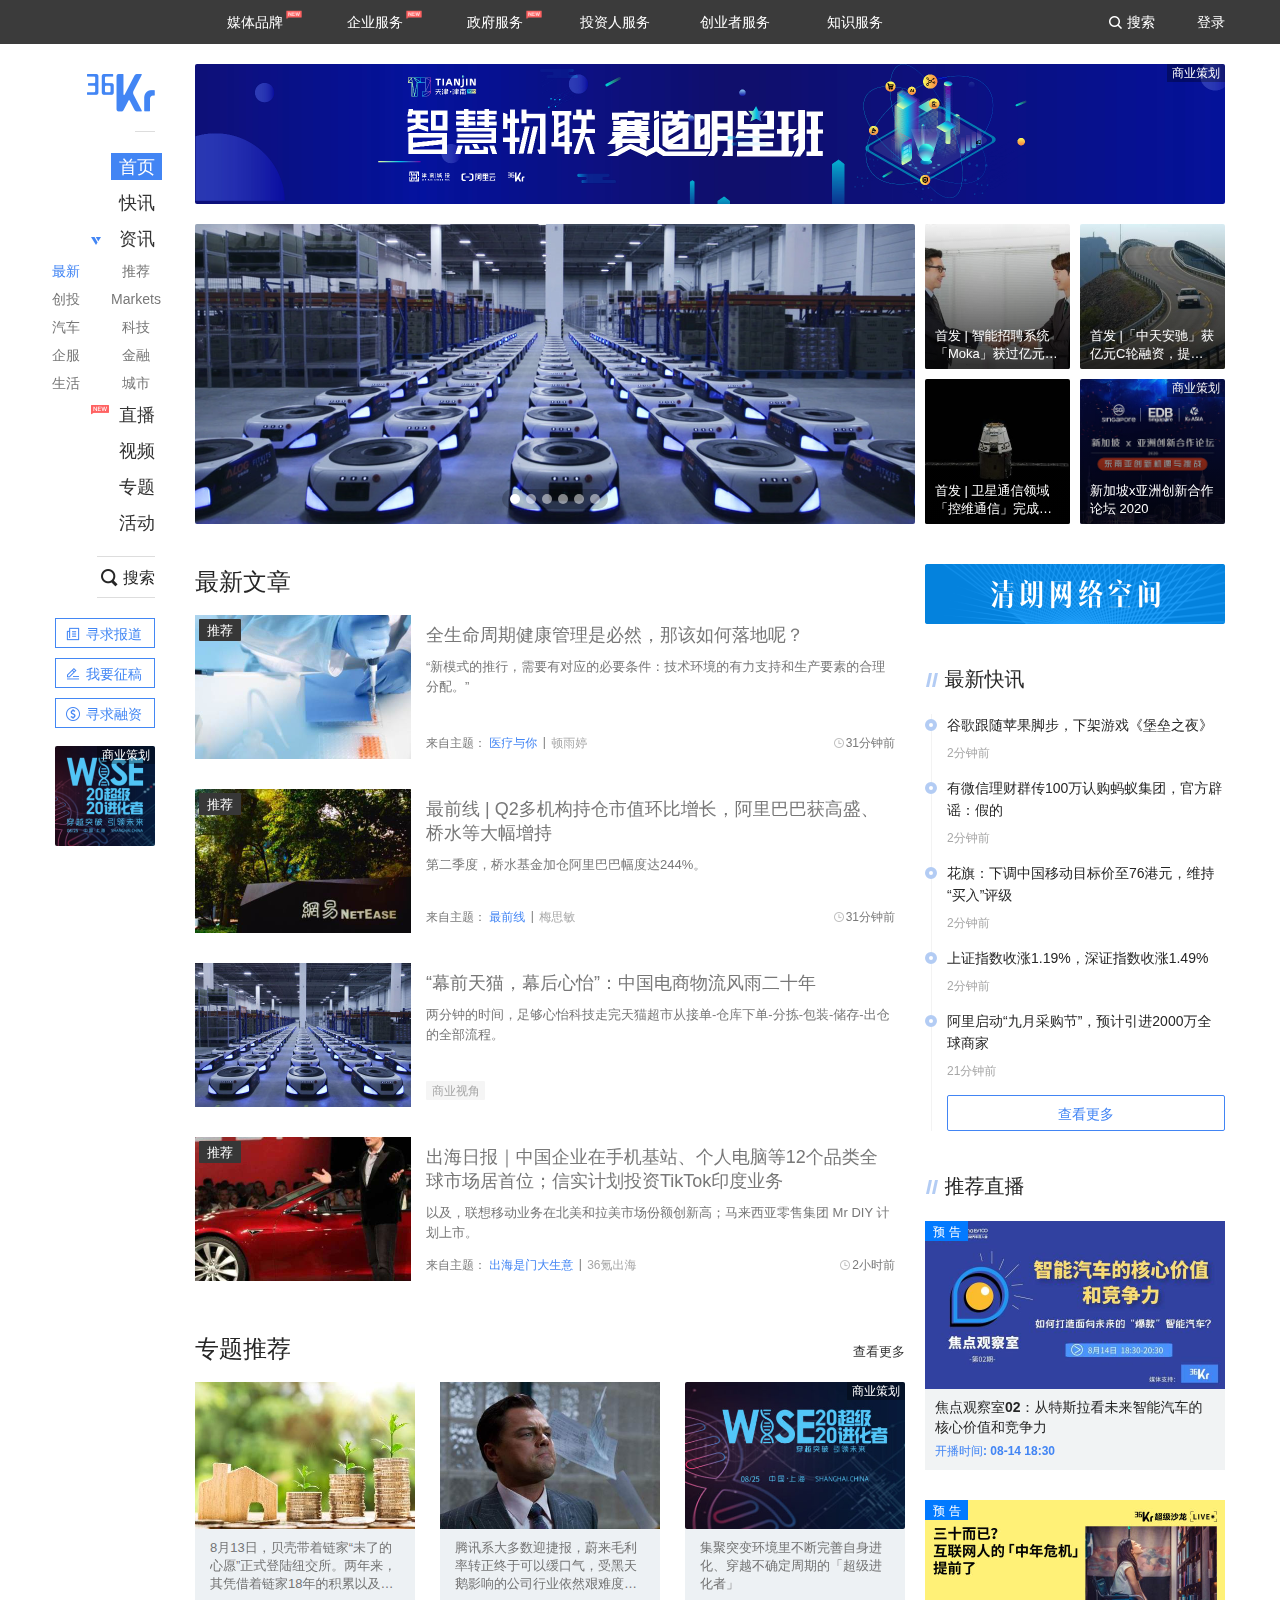
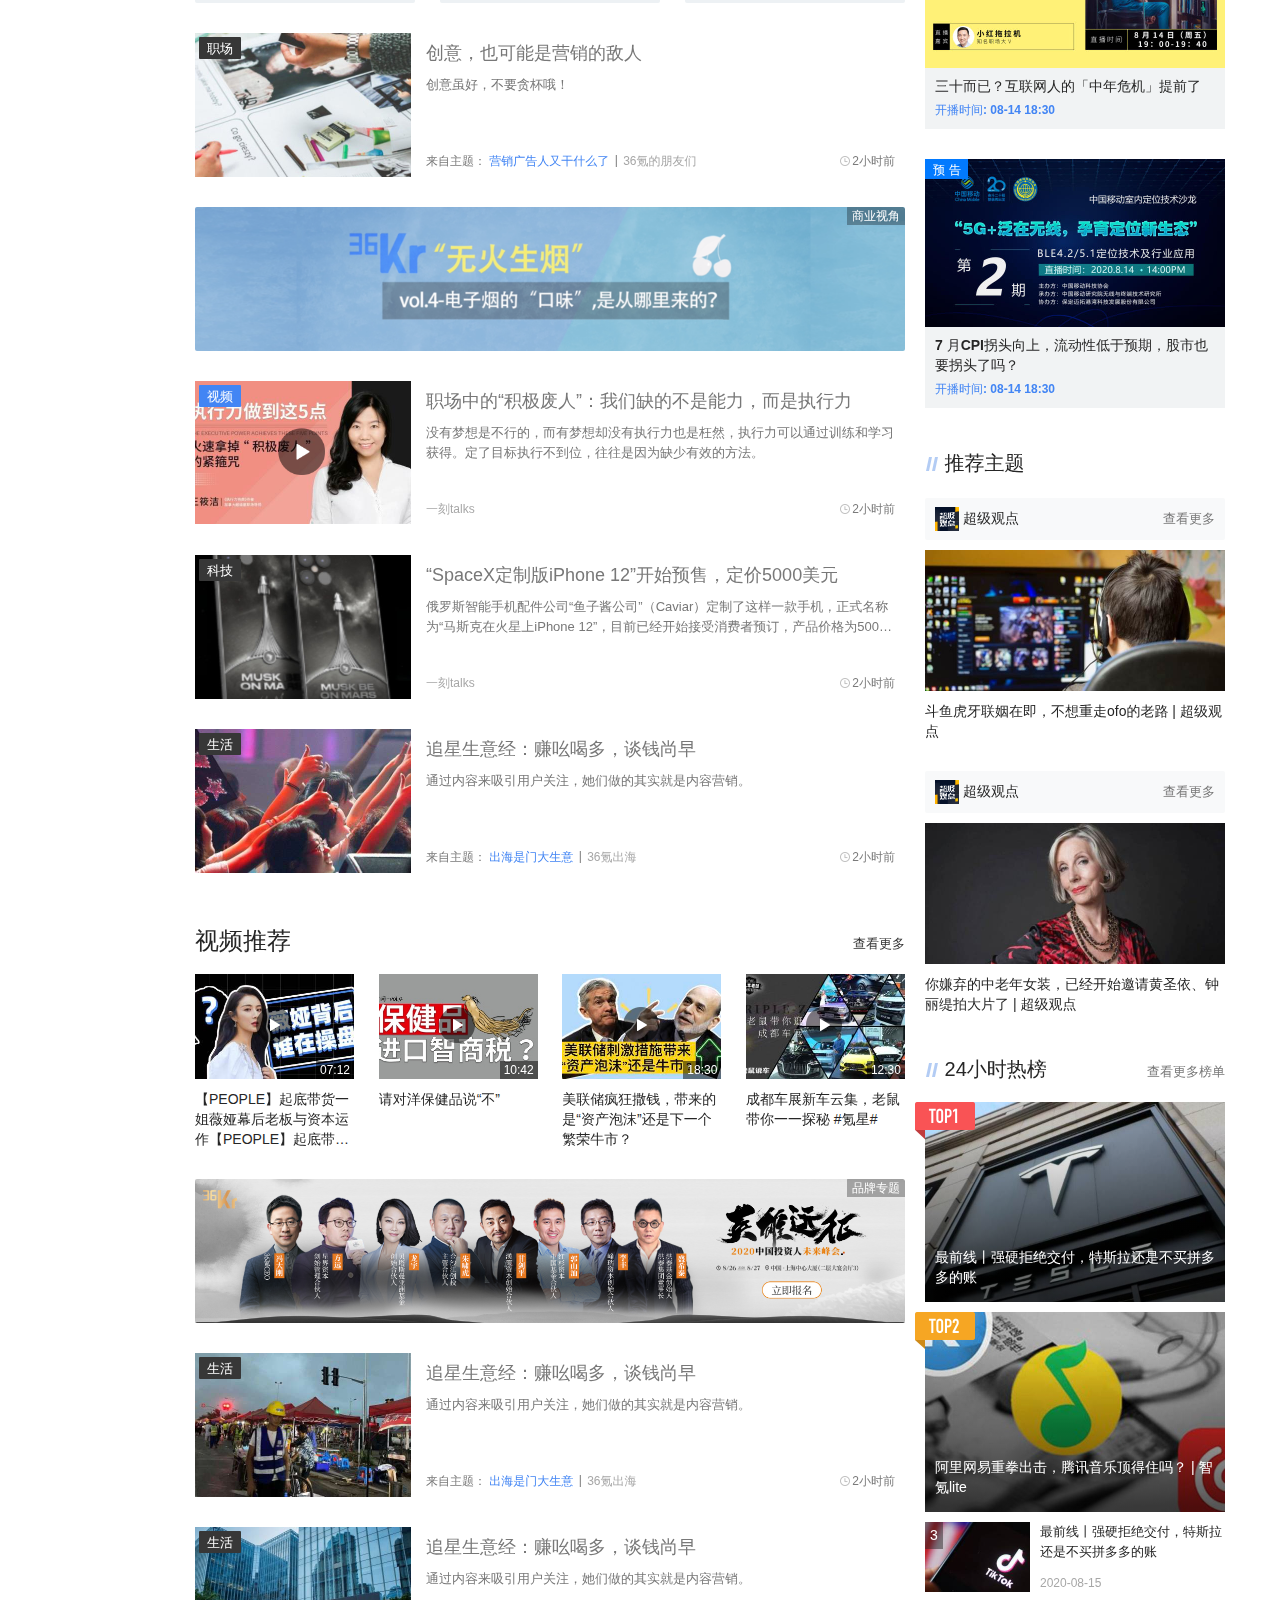
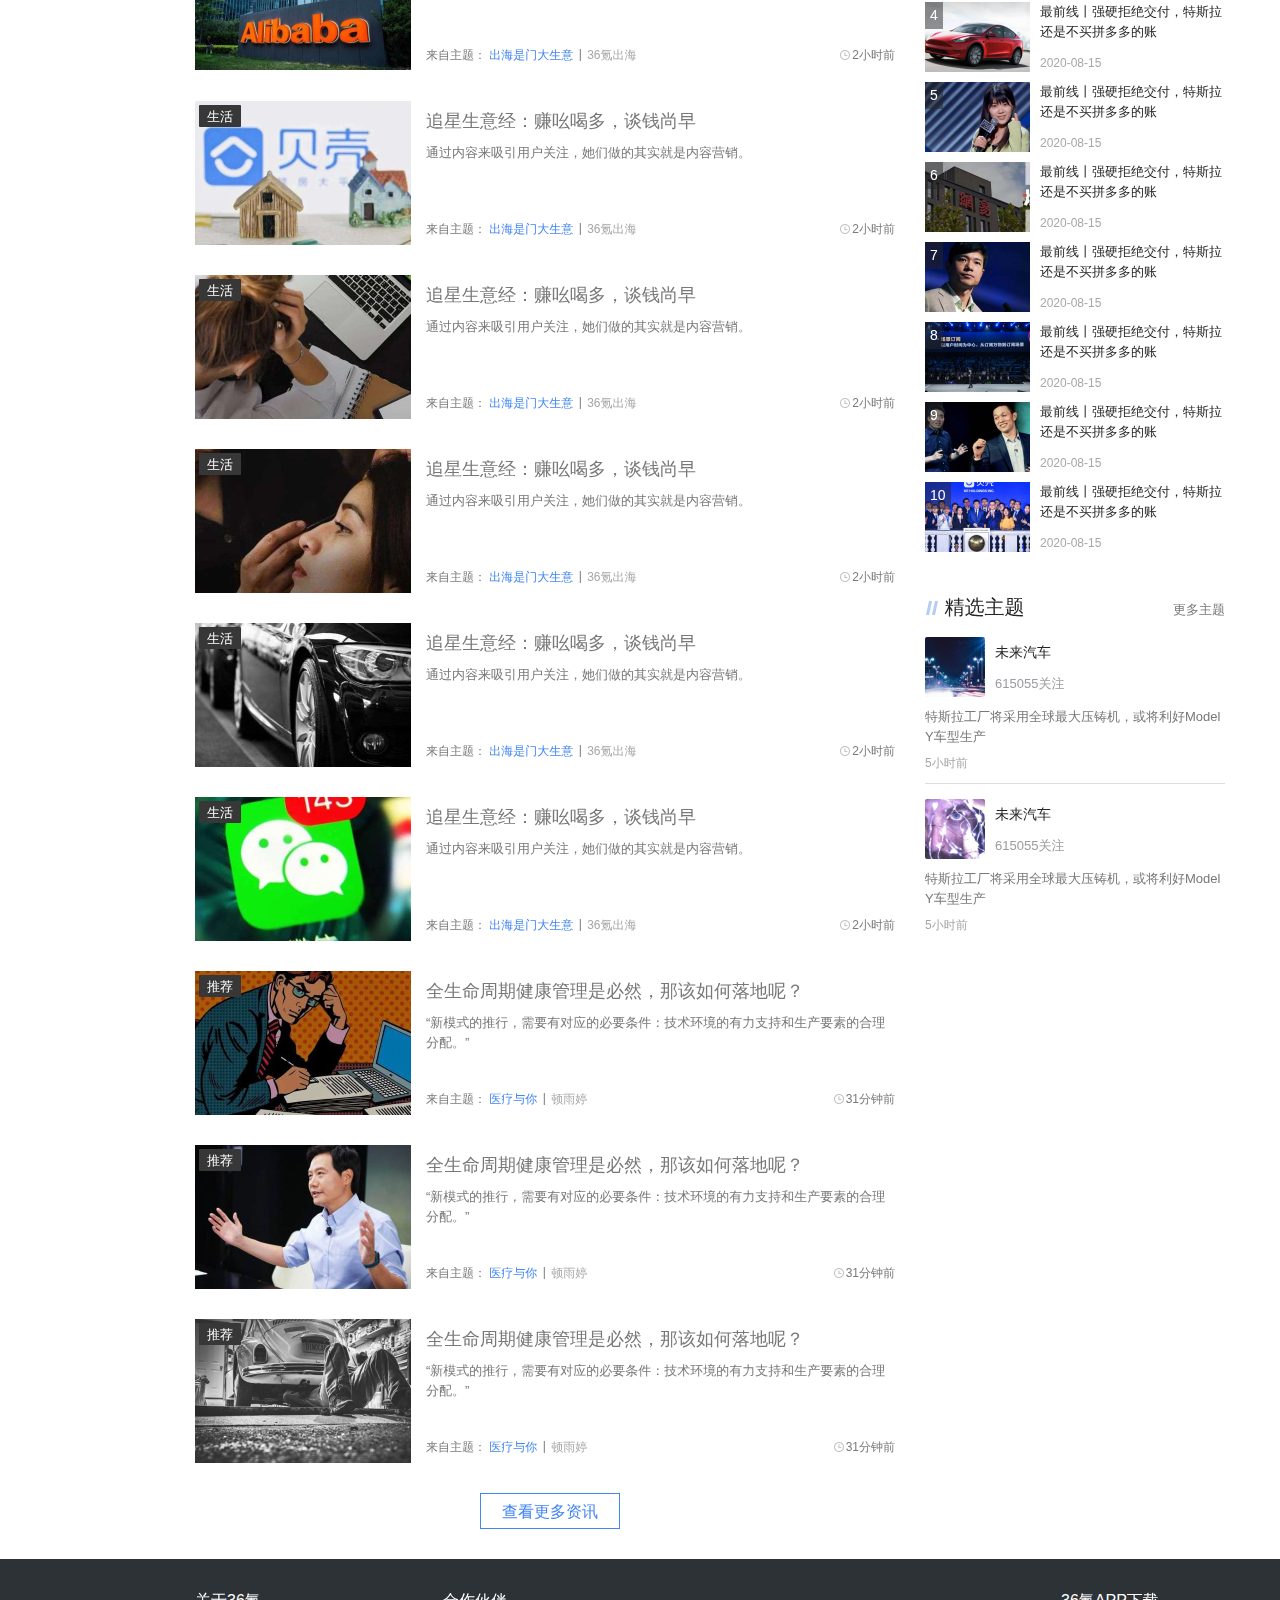
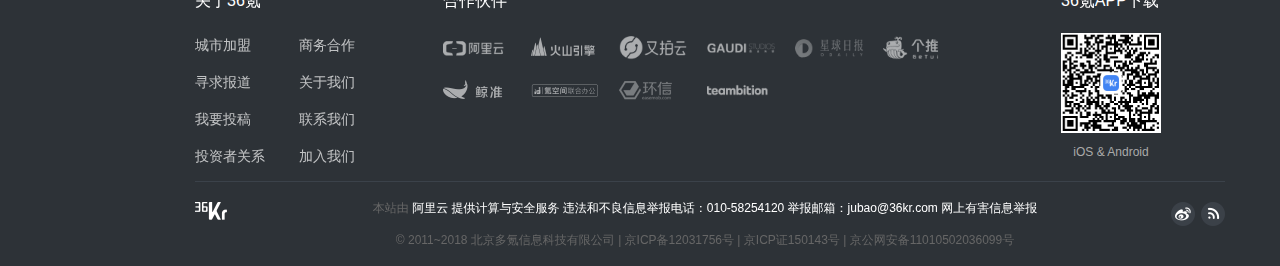
<file: bigevent-custom-static/index.html>
<!DOCTYPE html>
<html lang="en">
<head>
  <meta charset="UTF-8">
  <meta http-equiv="X-UA-Compatible" content="ie=edge">
  <title>36氪_让一部分人先看到未来</title>
  <link rel="shortcut icon" href="./favicon.ico">
  <link rel="stylesheet" href="./css/normalize.css">
  <link rel="stylesheet" href="./assets/layui/css/layui.css">
  <link rel="stylesheet" href="./css/index.css">
</head>
<body>
  <div class="viewport">
    <!-- 头部 -->
    <div class="kr_header">
      <div class="kr_header_inner">
        <!-- 导航 -->
        <ul class="navs">
          <li class="is_new">
            <span class="label">媒体品牌</span>
            <ul class="list">
              <li>
                <a href="./list.html" class="reddot">未来汽车日报</a>
              </li>
              <li>
                <a href="./list.html">零售老板内参</a>
              </li>
              <li>
                <a href="./list.html">未来地产</a>
              </li>
              <li>
                <a href="./list.html">KrASIA</a>
              </li>
              <li>
                <a href="./list.html">Tech星球</a>
              </li>
              <li>
                <a href="./list.html">超人测评</a>
              </li>
            </ul>
          </li>
          <li class="is_new">
            <span class="label">企业服务</span>
            <ul class="list">
              <li>
                <a href="./list.html" class="reddot">企服严选</a>
              </li>
              <li>
                <a href="./list.html">EClub企业项目库</a>
              </li>
              <li>
                <a href="./list.html">36Kr研究院</a>
              </li>
              <li>
                <a href="./list.html" class="reddot">Kr8创新平台</a>
              </li>
              <li>
                <a href="./list.html">36Kr创新咨询</a>
              </li>
              <li>
                <a href="./list.html">氪榜</a>
              </li>
            </ul>
          </li>
          <li class="is_new">
            <span class="label">政府服务</span>
            <ul class="list">
              <li>
                <a href="./list.html" class="reddot">城市之窗</a>
              </li>
              <li>
                <a href="./list.html" class="reddot">政企对接</a>
              </li>
            </ul>
          </li>
          <li>
            <span class="label">投资人服务</span>
            <ul class="list">
              <li>
                <a href="./list.html">VClub</a>
              </li>
              <li>
                <a href="./list.html;">VClub投资机构库</a>
              </li>
            </ul>
          </li>
          <li>
            <span class="label">创业者服务</span>
            <ul class="list">
              <li>
                <a href="./list.html">寻求报道</a>
              </li>
              <li>
                <a href="./list.html">寻求融资</a>
              </li>
              <li>
                <a href="./list.html">36氪Pro</a>
              </li>
            </ul>
          </li>
          <li>
            <span class="label">知识服务</span>
            <ul class="list">
              <li>
                <a href="./list.html">开氪</a>
              </li>
            </ul>
          </li>
        </ul>
        <!-- 其它 -->
        <div class="extra">
          <a href="javascript:;" class="search_btn">搜索</a>
          <a href="javascript:;">登录</a>
        </div>
      </div>
    </div>
    <!-- 公共布局 -->
    <div class="kr_layout clearfix">
      <!-- 左侧菜单 -->
      <div class="kr_menu">
        <!-- Logo -->
        <h1 class="logo sprites"><a href="./index.html">36Kr</a></h1>
        <!-- 菜单栏 -->
        <ul class="menus">
          <li><a class="active" href="./index.html">首页</a></li>
          <li><a href="./list.html">快讯</a></li>
          <li class="collapsed">
            <i class="sprites triangle"></i>
            <a href="./list.html">资讯</a>
            <ul class="sub_menus">
              <li>
                <a href="./list.html" class="active">最新</a>
                <a href="./list.html">创投</a>
                <a href="./list.html">汽车</a>
                <a href="./list.html">企服</a>
                <a href="./list.html">生活</a>
              </li>
              <li>
                <a href="./list.html">推荐</a>
                <a href="./list.html">Markets</a>
                <a href="./list.html">科技</a>
                <a href="./list.html">金融</a>
                <a href="./list.html">城市</a>
              </li>
            </ul>
          </li>
          <li><a href="./list.html" class="is_new">直播</a></li>
          <li><a href="./list.html">视频</a></li>
          <li><a href="./list.html">专题</a></li>
          <li><a href="./list.html">活动</a></li>
        </ul>
        <!-- 搜索框 -->
        <a href="javascript:;" class="search_btn">搜索</a>
        <!-- 其它 -->
        <ul class="extra">
          <li>
            <a href="javascript:;" class="sprites report">寻求报道</a>
          </li>
          <li>
            <a href="javascript:;" class="sprites contribution">我要征稿</a>
          </li>
          <li>
            <a href="javascript:;" class="sprites finance">寻求融资</a>
          </li>
        </ul>
        <!-- 广告 -->
        <div class="ad">
          <a href="javascript:;">
            <img src="./uploads/ad_1.png" alt="">
            <span>商业策划</span>
          </a>
        </div>
      </div>
      <!-- 广告位 -->
      <div class="ad-placeholder">
        <div class="ad">
          <a href="javascript:;">
            <img src="./uploads/ad_2.png" alt="">
          </a>
          <span>商业策划</span>
        </div>
      </div>
      <!-- 焦点图 -->
      <div class="kr_banner">
        <div class="slides layui-carousel" lay-filter="kr_carousel" id="kr_carousel">
          <ul carousel-item>
            <li class="img-effect">
              <a href="javascript:;">
                <img src="./uploads/banner_1.png" alt="">
              </a>
            </li>
            <li class="img-effect">
              <a href="javascript:;">
                <img src="./uploads/banner_2.png" alt="">
              </a>
            </li>
            <li class="img-effect">
              <a href="javascript:;">
                <img src="./uploads/banner_3.png" alt="">
              </a>
            </li>
            <li class="img-effect">
              <a href="javascript:;">
                <img src="./uploads/banner_4.png" alt="">
              </a>
            </li>
            <li class="ad">
              <a href="javascript:;">
                <img src="./uploads/banner_5.png" alt="">
              </a>
              <span>商业策划</span>
            </li>
            <li class="img-effect">
              <a href="javascript:;">
                <img src="./uploads/banner_6.png" alt="">
              </a>
            </li>
          </ul>
        </div>
        <!-- 其它 -->
        <ul class="extra">
          <li class="img-effect">
            <a href="./detail.html">
              <img src="./uploads/picture_1.jpg" alt="">
            </a>
            <p class="label text_overflow">首发 | 智能招聘系统「Moka」获过亿元 B+ 轮融资</p>
          </li>
          <li class="img-effect">
            <a href="./detail.html">
              <img src="./uploads/picture_2.jpg" alt="">
            </a>
            <p class="label text_overflow">首发 |「中天安驰」获亿元C轮融资，提供交通出行AIoT方案</p>
          </li>
          <li class="img-effect">
            <a href="./detail.html">
              <img src="./uploads/picture_3.jpg" alt="">
            </a>
            <p class="label text_overflow">首发 | 卫星通信领域「控维通信」完成数千万A轮融资</p>
          </li>
          <li class="ad">
            <a href="./detail.html">
              <img src="./uploads/picture_4.jpg" alt="">
            </a>
            <span>商业策划</span>
            <p class="label text_overflow">新加坡x亚洲创新合作论坛 2020</p>
          </li>
        </ul>
      </div>
      <!-- 右侧边栏 -->
      <div class="kr_aside">
        <a href="javascript:;">
          <img src="./images/purify.png" alt="">
        </a>
        <!-- 最新快讯 -->
        <div class="kr_widget">
          <h4 class="kr_widget_header">
            <i class="sprites line"></i> 最新快讯
          </h4>
          <ul class="timeline">
            <li>
              <a href="./detail.html" class="text_overflow">谷歌跟随苹果脚步，下架游戏《堡垒之夜》</a>
              <span>2分钟前</span>
            </li>
            <li>
              <a href="./detail.html" class="text_overflow">有微信理财群传100万认购蚂蚁集团，官方辟谣：假的</a>
              <span>2分钟前</span>
            </li>
            <li>
              <a href="./detail.html" class="text_overflow">花旗：下调中国移动目标价至76港元，维持“买入”评级</a>
              <span>2分钟前</span>
            </li>
            <li>
              <a href="./detail.html" class="text_overflow">上证指数收涨1.19%，深证指数收涨1.49%</a>
              <span>2分钟前</span>
            </li>
            <li>
              <a href="./detail.html" class="text_overflow">阿里启动“九月采购节”，预计引进2000万全球商家</a>
              <span>21分钟前</span>
            </li>
            <li>
              <a href="./list.html" class="more">查看更多</a>
            </li>
          </ul>
        </div>
        <!-- 推荐直播 -->
        <div class="kr_widget">
          <h4 class="kr_widget_header">
            <i class="sprites line"></i> 推荐直播
          </h4>
          <div class="kr_live_card">
            <div class="img-effect">
              <a href="./detail.html">
                <img src="./uploads/live_1.jpg" alt="">
              </a>
              <span class="label">预告</span>
            </div>
            <div class="meta">
              <a href="./detail.html" class="text_overflow">焦点观察室02：从特斯拉看未来智能汽车的核心价值和竞争力</a>
              <p><span>开播时间</span>: 08-14 18:30</p>
            </div>
          </div>
          <div class="kr_live_card">
            <div class="img-effect">
              <a href="./detail.html">
                <img src="./uploads/live_2.jpg" alt="">
              </a>
              <span class="label">预告</span>
            </div>
            <div class="meta">
              <a href="./detail.html" class="text_overflow">三十而已？互联网人的「中年危机」提前了</a>
              <p><span>开播时间</span>: 08-14 18:30</p>
            </div>
          </div>
          <div class="kr_live_card">
            <div class="img-effect">
              <a href="./detail.html">
                <img src="./uploads/live_3.jpg" alt="">
              </a>
              <span class="label">预告</span>
            </div>
            <div class="meta">
              <a href="./detail.html" class="text_overflow">7 月CPI拐头向上，流动性低于预期，股市也要拐头了吗？</a>
              <p><span>开播时间</span>: 08-14 18:30</p>
            </div>
          </div>
        </div>
        <!-- 推荐主题 -->
        <div class="kr_widget">
          <h4 class="kr_widget_header">
            <i class="sprites line"></i> 推荐主题
          </h4>
          <div class="kr_topic_card">
            <div class="header">
              <img src="./uploads/avatar_1.png" alt="">
              <span>超级观点</span>
              <a href="./list.html" class="more">查看更多</a>
            </div>
            <div class="img-effect">
              <img src="./uploads/topic_1.jpg" alt="">
            </div>
            <a href="./detail.html" class="link text_overflow">斗鱼虎牙联姻在即，不想重走ofo的老路 | 超级观点</a>
          </div>
          <div class="kr_topic_card">
            <div class="header">
              <img src="./uploads/avatar_1.png" alt="">
              <span>超级观点</span>
              <a href="./list.html" class="more">查看更多</a>
            </div>
            <div class="img-effect">
              <img src="./uploads/topic_2.jpg" alt="">
            </div>
            <a href="./detail.html" class="link text_overflow">你嫌弃的中老年女装，已经开始邀请黄圣依、钟丽缇拍大片了 | 超级观点</a>
          </div>
        </div>
        <!-- 24小时热榜 -->
        <div class="kr_widget">
          <h4 class="kr_widget_header">
            <i class="sprites line"></i> 24小时热榜
            <a href="./list.html">查看更多榜单</a>
          </h4>
          <div class="kr_hot_card" data-index="1">
            <a href="./detail.html">
              <div class="img-effect">
                <img src="./uploads/hot_1.jpg" alt="">
              </div>
              <span class="text_overflow">最前线丨强硬拒绝交付，特斯拉还是不买拼多多的账</span>
            </a>
          </div>
          <div class="kr_hot_card" data-index="2">
            <a href="./detail.html">
              <div class="img-effect">
                <img src="./uploads/hot_2.jpg" alt="">
              </div>
              <span class="text_overflow">阿里网易重拳出击，腾讯音乐顶得住吗？ | 智氪lite</span>
            </a>
          </div>
          <div class="kr_hot_card" data-index="3">
            <a href="./detail.html">
              <div class="img-effect">
                <img src="./uploads/hot_3.jpg" alt="">
              </div>
              <span class="text_overflow">最前线丨强硬拒绝交付，特斯拉还是不买拼多多的账</span>
              <i>2020-08-15</i>
            </a>
          </div>
          <div class="kr_hot_card" data-index="4">
            <a href="./detail.html">
              <div class="img-effect">
                <img src="./uploads/hot_4.jpg" alt="">
              </div>
              <span class="text_overflow">最前线丨强硬拒绝交付，特斯拉还是不买拼多多的账</span>
              <i>2020-08-15</i>
            </a>
          </div>
          <div class="kr_hot_card" data-index="5">
            <a href="./detail.html">
              <div class="img-effect">
                <img src="./uploads/hot_5.jpg" alt="">
              </div>
              <span class="text_overflow">最前线丨强硬拒绝交付，特斯拉还是不买拼多多的账</span>
              <i>2020-08-15</i>
            </a>
          </div>
          <div class="kr_hot_card" data-index="6">
            <a href="./detail.html">
              <div class="img-effect">
                <img src="./uploads/hot_6.jpg" alt="">
              </div>
              <span class="text_overflow">最前线丨强硬拒绝交付，特斯拉还是不买拼多多的账</span>
              <i>2020-08-15</i>
            </a>
          </div>
          <div class="kr_hot_card" data-index="7">
            <a href="./detail.html">
              <div class="img-effect">
                <img src="./uploads/hot_7.jpg" alt="">
              </div>
              <span class="text_overflow">最前线丨强硬拒绝交付，特斯拉还是不买拼多多的账</span>
              <i>2020-08-15</i>
            </a>
          </div>
          <div class="kr_hot_card" data-index="8">
            <a href="./detail.html">
              <div class="img-effect">
                <img src="./uploads/hot_8.jpg" alt="">
              </div>
              <span class="text_overflow">最前线丨强硬拒绝交付，特斯拉还是不买拼多多的账</span>
              <i>2020-08-15</i>
            </a>
          </div>
          <div class="kr_hot_card" data-index="9">
            <a href="./detail.html">
              <div class="img-effect">
                <img src="./uploads/hot_9.jpg" alt="">
              </div>
              <span class="text_overflow">最前线丨强硬拒绝交付，特斯拉还是不买拼多多的账</span>
              <i>2020-08-15</i>
            </a>
          </div>
          <div class="kr_hot_card" data-index="10">
            <a href="./detail.html">
              <div class="img-effect">
                <img src="./uploads/hot_10.jpg" alt="">
              </div>
              <span class="text_overflow">最前线丨强硬拒绝交付，特斯拉还是不买拼多多的账</span>
              <i>2020-08-15</i>
            </a>
          </div>
        </div>
        <!-- 精选主题 -->
        <div class="kr_widget kr_best">
          <h4 class="kr_widget_header">
            <i class="sprites line"></i> 精选主题
            <a href="./list.html">更多主题</a>
          </h4>
          <div class="kr_best_card">
            <div class="img-effect">
              <img src="./uploads/best_1.jpg" alt="">
            </div>
            <div class="meta">
              <a href="./detail.html">未来汽车</a>
              <span>615055关注</span>
            </div>
            <div class="extra">
              <a href="javascript:;">特斯拉工厂将采用全球最大压铸机，或将利好Model Y车型生产</a>
              <span>5小时前</span>
            </div>
          </div>
          <div class="kr_best_card">
            <div class="img-effect">
              <img src="./uploads/best_2.jpg" alt="">
            </div>
            <div class="meta">
              <a href="javascript:;">未来汽车</a>
              <span>615055关注</span>
            </div>
            <div class="extra">
              <a href="javascript:;">特斯拉工厂将采用全球最大压铸机，或将利好Model Y车型生产</a>
              <span>5小时前</span>
            </div>
          </div>
        </div>
      </div>
      <!-- 主体 -->
      <div class="kr_body">
        <div class="kr_panel">
          <!-- 标题 -->
          <div class="kr_panel_title">
            <h3>最新文章</h3>
          </div>
          <!-- Feeds -->
          <div class="index_feed border-effect">
            <div class="cover img-effect">
              <img src="./uploads/cover_1.jpg" alt="">
              <a href="./list.html" class="label">推荐</a>
            </div>
            <div class="meta">
              <a href="./detail.html" class="title text_overflow">
                全生命周期健康管理是必然，那该如何落地呢？
              </a>
              <a href="./detail.html" class="brief text_overflow">
                “新模式的推行，需要有对应的必要条件：技术环境的有力支持和生产要素的合理分配。”
              </a>
              <div class="extra">
                来自主题：
                <a href="javascript:;" class="topic">医疗与你</a>
                <i class="line">|</i>
                <a href="javascript:;" class="author">顿雨婷</a>
                <span class="time"><i class="sprites clock"></i>31分钟前</span>
              </div>
            </div>
          </div>
          <div class="index_feed border-effect">
            <div class="cover img-effect">
              <img src="./uploads/cover_2.jpg" alt="">
              <a href="./list.html" class="label">推荐</a>
            </div>
            <div class="meta">
              <a href="./detail.html" class="title text_overflow">
                最前线 | Q2多机构持仓市值环比增长，阿里巴巴获高盛、桥水等大幅增持
              </a>
              <a href="./detail.html" class="brief text_overflow">
                第二季度，桥水基金加仓阿里巴巴幅度达244%。
              </a>
              <div class="extra">
                来自主题：
                <a href="javascript:;" class="topic">最前线</a>
                <i class="line">|</i>
                <a href="javascript:;" class="author">梅思敏</a>
                <span class="time"><i class="sprites clock"></i>31分钟前</span>
              </div>
            </div>
          </div>
          <div class="index_feed border-effect">
            <div class="cover img-effect">
              <img src="./uploads/cover_3.jpg" alt="">
            </div>
            <div class="meta">
              <a href="./detail.html" class="title text_overflow">
                “幕前天猫，幕后心怡”：中国电商物流风雨二十年
              </a>
              <p class="brief text_overflow">​
                两分钟的时间，足够心怡科技走完天猫超市从接单-仓库下单-分拣-包装-储存-出仓的全部流程。
              </p>
              <div class="extra">
                <span class="label">商业视角</span>
              </div>
            </div>
          </div>
          <div class="index_feed border-effect">
            <div class="cover img-effect">
              <img src="./uploads/cover_4.jpg" alt="">
              <a href="./list.html" class="label">推荐</a>
            </div>
            <div class="meta">
              <a href="./detail.html" class="title text_overflow">
                出海日报｜中国企业在手机基站、个人电脑等12个品类全球市场居首位；信实计划投资TikTok印度业务
              </a>
              <a href="./detail.html;" class="brief text_overflow">
                以及，联想移动业务在北美和拉美市场份额创新高；马来西亚零售集团 Mr DIY 计划上市。
              </a>
              <div class="extra">
                来自主题：
                <a href="javascript:;" class="topic">出海是门大生意</a>
                <i class="line">|</i>
                <a href="javascript:;" class="author">36氪出海</a>
                <span class="time"><i class="sprites clock"></i>2小时前</span>
              </div>
            </div>
          </div>
        </div>
        <!-- 专题推荐 -->
        <div class="kr_panel">
          <div class="kr_panel_title">
            <h3>专题推荐</h3>
            <a href="javascript:;" class="more">查看更多</a>
          </div>
          <!-- 专题列表 -->
          <div class="kr_topic">
            <a class="kr_topic_card border-effect">
              <div class="img-effect">
                <img src="./uploads/card_1.jpg" alt="">
              </div>
              <div class="brief">
                <p class="text_overflow">8月13日，贝壳带着链家“未了的心愿”正式登陆纽交所。两年来，其凭借着链家18年的积累以及ACN模式迅速发展，成功跻身行业头部。腾讯押中贝壳，阿里迅速增持易居，意图平衡局势，贝壳上市，其价值究竟几何？股市里，线上卖房还会如此受欢迎吗？</p>
              </div>
            </a>
            <a class="kr_topic_card border-effect">
              <div class="img-effect">
                <img src="./uploads/card_2.jpg" alt="">
              </div>
              <div class="brief">
                <p class="text_overflow">腾讯系大多数迎捷报，蔚来毛利率转正终于可以缓口气，受黑天鹅影响的公司行业依然艰难度日，大公司财报为你持续更新。</p>
              </div>
            </a>
            <a class="kr_topic_card border-effect">
              <div class="ad">
                <img src="./uploads/card_3.jpg" alt="">
                <span>商业策划</span>
              </div>
              <div class="brief">
                <p class="text_overflow">
                  集聚突变环境里不断完善自身进化、穿越不确定周期的「超级进化者」
                </p>
              </div>
            </a>
          </div>
          <div class="index_feed border-effect">
            <div class="cover img-effect">
              <img src="./uploads/cover_5.jpg" alt="">
              <a href="javascript:;" class="label">职场</a>
            </div>
            <div class="meta">
              <a href="javascript:;" class="title text_overflow">
                创意，也可能是营销的敌人
              </a>
              <a href="javascript:;" class="brief text_overflow">创意虽好，不要贪杯哦！</a>
              <div class="extra">
                来自主题：
                <a href="javascript:;" class="topic">营销广告人又干什么了</a>
                <i class="line">|</i>
                <a href="javascript:;" class="author">36氪的朋友们</a>
                <span class="time"><i class="sprites clock"></i>2小时前</span>
              </div>
            </div>
          </div>
          <!-- 广告位 -->
          <div class="ad">
            <img src="./uploads/ad_3.png" alt="">
            <span>商业视角</span>
          </div>
          <div class="index_feed border-effect">
            <div class="cover video img-effect">
              <img src="./uploads/cover_6.jpg" alt="">
              <a href="javascript:;" class="label">视频</a>
              <i class="sprites"></i>
            </div>
            <div class="meta">
                <a href="javascript:;" class="title text_overflow">
                  职场中的“积极废人”：我们缺的不是能力，而是执行力
                </a>
                <p class="brief text_overflow">​
                  没有梦想是不行的，而有梦想却没有执行力也是枉然，执行力可以通过训练和学习获得。定了目标执行不到位，往往是因为缺少有效的方法。
                </p>
              <div class="extra">
                <a href="javascript:;" class="author">一刻talks</a>
                <span class="time"><i class="sprites clock"></i>2小时前</span>
              </div>
            </div>
          </div>
          <div class="index_feed border-effect">
            <div class="cover img-effect">
              <img src="./uploads/cover_7.jpg" alt="">
              <a href="javascript:;" class="label">科技</a>
              <i class="sprites"></i>
            </div>
            <div class="meta">
              <a href="javascript:;" class="title text_overflow">
                “SpaceX定制版iPhone 12”开始预售，定价5000美元
              </a>
              <a href="javascript:;" class="brief text_overflow">俄罗斯智能手机配件公司“鱼子酱公司”（Caviar）定制了这样一款手机，正式名称为“马斯克在火星上iPhone 12”，目前已经开始接受消费者预订，产品价格为5000美元。</a>
              <div class="extra">
                <a href="javascript:;" class="author">一刻talks</a>
                <span class="time"><i class="sprites clock"></i>2小时前</span>
              </div>
            </div>
          </div>
          <div class="index_feed border-effect">
            <div class="cover img-effect">
              <img src="./uploads/cover_8.jpg" alt="">
              <a href="javascript:;" class="label">生活</a>
              <i class="sprites"></i>
            </div>
            <div class="meta">
              <a href="javascript:;" class="title text_overflow">
                追星生意经：赚吆喝多，谈钱尚早
              </a>
              <a href="javascript:;" class="brief text_overflow">通过内容来吸引用户关注，她们做的其实就是内容营销。</a>
              <div class="extra">
                来自主题：
                <a href="javascript:;" class="topic">出海是门大生意</a>
                <i class="line">|</i>
                <a href="javascript:;" class="author">36氪出海</a>
                <span class="time"><i class="sprites clock"></i>2小时前</span>
              </div>
            </div>
          </div>
        </div>
        <!-- 视频推荐 -->
        <div class="kr_panel">
          <div class="kr_panel_title">
            <h3>视频推荐</h3>
            <a href="javascript:;" class="more">查看更多</a>
          </div>
          <!-- 视频列表 -->
          <div class="kr_video">
            <a href="javascript:;" class="kr_video_card border-effect">
              <div class="img-effect video">
                <img src="./uploads/video_1.jpg" alt="">
                <i class="sprites"></i>
                <i class="time">07:12</i>
              </div>
              <div class="brief">
                <p class="text_overflow">【PEOPLE】起底带货一姐薇娅幕后老板与资本运作【PEOPLE】起底带货一姐薇娅幕后老板与资本运作【PEOPLE】起底带货一姐薇娅幕后老板与资本运作</p>
              </div>
            </a>
            <a href="javascript:;" class="kr_video_card border-effect">
              <div class="img-effect video">
                <img src="./uploads/video_2.jpg" alt="">
                <i class="sprites"></i>
                <i class="time">10:42</i>
              </div>
              <div class="brief">
                <p class="text_overflow">请对洋保健品说“不”</p>
              </div>
            </a>
            <a href="javascript:;" class="kr_video_card border-effect">
              <div class="img-effect video">
                <img src="./uploads/video_3.jpg" alt="">
                <i class="sprites"></i>
                <i class="time">18:30</i>
              </div>
              <div class="brief">
                <p class="text_overflow">美联储疯狂撒钱，带来的是“资产泡沫”还是下一个繁荣牛市？</p>
              </div>
            </a>
            <a href="javascript:;" class="kr_video_card border-effect">
              <div class="img-effect video">
                <img src="./uploads/video_4.jpg" alt="">
                <i class="sprites"></i>
                <i class="time">12:30</i>
              </div>
              <div class="brief">
                <p>成都车展新车云集，老鼠带你一一探秘 #氪星#</p>
              </div>
            </a>
          </div>
          <!-- 广告位 -->
          <div class="ad">
            <img src="./uploads/ad_4.png" alt="">
            <span>品牌专题</span>
          </div>
          <div class="index_feed border-effect">
            <div class="cover img-effect">
              <img src="./uploads/cover_9.jpg" alt="">
              <a href="javascript:;" class="label">生活</a>
              <i class="sprites"></i>
            </div>
            <div class="meta">
              <a href="javascript:;" class="title text_overflow">
                追星生意经：赚吆喝多，谈钱尚早
              </a>
              <a href="javascript:;" class="brief text_overflow">通过内容来吸引用户关注，她们做的其实就是内容营销。</a>
              <div class="extra">
                来自主题：
                <a href="javascript:;" class="topic">出海是门大生意</a>
                <i class="line">|</i>
                <a href="javascript:;" class="author">36氪出海</a>
                <span class="time"><i class="sprites clock"></i>2小时前</span>
              </div>
            </div>
          </div>
          <div class="index_feed border-effect">
            <div class="cover img-effect">
              <img src="./uploads/cover_10.jpg" alt="">
              <a href="javascript:;" class="label">生活</a>
              <i class="sprites"></i>
            </div>
            <div class="meta">
              <a href="javascript:;" class="title text_overflow">
                追星生意经：赚吆喝多，谈钱尚早
              </a>
              <a href="javascript:;" class="brief text_overflow">通过内容来吸引用户关注，她们做的其实就是内容营销。</a>
              <div class="extra">
                来自主题：
                <a href="javascript:;" class="topic">出海是门大生意</a>
                <i class="line">|</i>
                <a href="javascript:;" class="author">36氪出海</a>
                <span class="time"><i class="sprites clock"></i>2小时前</span>
              </div>
            </div>
          </div>
          <div class="index_feed border-effect">
            <div class="cover img-effect">
              <img src="./uploads/cover_11.jpg" alt="">
              <a href="javascript:;" class="label">生活</a>
              <i class="sprites"></i>
            </div>
            <div class="meta">
              <a href="javascript:;" class="title text_overflow">
                追星生意经：赚吆喝多，谈钱尚早
              </a>
              <a href="javascript:;" class="brief text_overflow">通过内容来吸引用户关注，她们做的其实就是内容营销。</a>
              <div class="extra">
                来自主题：
                <a href="javascript:;" class="topic">出海是门大生意</a>
                <i class="line">|</i>
                <a href="javascript:;" class="author">36氪出海</a>
                <span class="time"><i class="sprites clock"></i>2小时前</span>
              </div>
            </div>
          </div>
          <div class="index_feed border-effect">
            <div class="cover img-effect">
              <img src="./uploads/cover_12.jpg" alt="">
              <a href="javascript:;" class="label">生活</a>
              <i class="sprites"></i>
            </div>
            <div class="meta">
              <a href="javascript:;" class="title text_overflow">
                追星生意经：赚吆喝多，谈钱尚早
              </a>
              <a href="javascript:;" class="brief text_overflow">通过内容来吸引用户关注，她们做的其实就是内容营销。</a>
              <div class="extra">
                来自主题：
                <a href="javascript:;" class="topic">出海是门大生意</a>
                <i class="line">|</i>
                <a href="javascript:;" class="author">36氪出海</a>
                <span class="time"><i class="sprites clock"></i>2小时前</span>
              </div>
            </div>
          </div>
          <div class="index_feed border-effect">
            <div class="cover img-effect">
              <img src="./uploads/cover_13.jpg" alt="">
              <a href="javascript:;" class="label">生活</a>
              <i class="sprites"></i>
            </div>
            <div class="meta">
              <a href="javascript:;" class="title text_overflow">
                追星生意经：赚吆喝多，谈钱尚早
              </a>
              <a href="javascript:;" class="brief text_overflow">通过内容来吸引用户关注，她们做的其实就是内容营销。</a>
              <div class="extra">
                来自主题：
                <a href="javascript:;" class="topic">出海是门大生意</a>
                <i class="line">|</i>
                <a href="javascript:;" class="author">36氪出海</a>
                <span class="time"><i class="sprites clock"></i>2小时前</span>
              </div>
            </div>
          </div>
          <div class="index_feed border-effect">
            <div class="cover img-effect">
              <img src="./uploads/cover_14.jpg" alt="">
              <a href="javascript:;" class="label">生活</a>
              <i class="sprites"></i>
            </div>
            <div class="meta">
              <a href="javascript:;" class="title text_overflow">
                追星生意经：赚吆喝多，谈钱尚早
              </a>
              <a href="javascript:;" class="brief text_overflow">通过内容来吸引用户关注，她们做的其实就是内容营销。</a>
              <div class="extra">
                来自主题：
                <a href="javascript:;" class="topic">出海是门大生意</a>
                <i class="line">|</i>
                <a href="javascript:;" class="author">36氪出海</a>
                <span class="time"><i class="sprites clock"></i>2小时前</span>
              </div>
            </div>
          </div>
          <div class="index_feed border-effect">
            <div class="cover img-effect">
              <img src="./uploads/cover_15.jpg" alt="">
              <a href="javascript:;" class="label">生活</a>
              <i class="sprites"></i>
            </div>
            <div class="meta">
              <a href="javascript:;" class="title text_overflow">
                追星生意经：赚吆喝多，谈钱尚早
              </a>
              <a href="javascript:;" class="brief text_overflow">通过内容来吸引用户关注，她们做的其实就是内容营销。</a>
              <div class="extra">
                来自主题：
                <a href="javascript:;" class="topic">出海是门大生意</a>
                <i class="line">|</i>
                <a href="javascript:;" class="author">36氪出海</a>
                <span class="time"><i class="sprites clock"></i>2小时前</span>
              </div>
            </div>
          </div>
          <div class="index_feed border-effect">
            <div class="cover img-effect">
              <img src="./uploads/cover_16.jpg" alt="">
              <a href="javascript:;" class="label">推荐</a>
            </div>
            <div class="meta">
              <a href="javascript:;" class="title text_overflow">
                全生命周期健康管理是必然，那该如何落地呢？
              </a>
              <a href="javascript:;" class="brief text_overflow">
                “新模式的推行，需要有对应的必要条件：技术环境的有力支持和生产要素的合理分配。”
              </a>
              <div class="extra">
                来自主题：
                <a href="javascript:;" class="topic">医疗与你</a>
                <i class="line">|</i>
                <a href="javascript:;" class="author">顿雨婷</a>
                <span class="time"><i class="sprites clock"></i>31分钟前</span>
              </div>
            </div>
          </div>
          <div class="index_feed border-effect">
            <div class="cover img-effect">
              <img src="./uploads/cover_17.jpg" alt="">
              <a href="javascript:;" class="label">推荐</a>
            </div>
            <div class="meta">
              <a href="javascript:;" class="title text_overflow">
                全生命周期健康管理是必然，那该如何落地呢？
              </a>
              <a href="javascript:;" class="brief text_overflow">
                “新模式的推行，需要有对应的必要条件：技术环境的有力支持和生产要素的合理分配。”
              </a>
              <div class="extra">
                来自主题：
                <a href="javascript:;" class="topic">医疗与你</a>
                <i class="line">|</i>
                <a href="javascript:;" class="author">顿雨婷</a>
                <span class="time"><i class="sprites clock"></i>31分钟前</span>
              </div>
            </div>
          </div>
          <div class="index_feed border-effect">
            <div class="cover img-effect">
              <img src="./uploads/cover_18.jpg" alt="">
              <a href="javascript:;" class="label">推荐</a>
            </div>
            <div class="meta">
              <a href="javascript:;" class="title text_overflow">
                全生命周期健康管理是必然，那该如何落地呢？
              </a>
              <a href="javascript:;" class="brief text_overflow">
                “新模式的推行，需要有对应的必要条件：技术环境的有力支持和生产要素的合理分配。”
              </a>
              <div class="extra">
                来自主题：
                <a href="javascript:;" class="topic">医疗与你</a>
                <i class="line">|</i>
                <a href="javascript:;" class="author">顿雨婷</a>
                <span class="time"><i class="sprites clock"></i>31分钟前</span>
              </div>
            </div>
          </div>
        </div>

        <div class="kr_more">
          <a href="javascript:;">查看更多资讯</a>
        </div>
      </div>
    </div>
    <!-- 底部 -->
    <div class="kr_footer">
      <div class="kr_footer_inner">
        <!-- 推广链接 -->
        <div class="kr_links">
          <dl class="kr_about">
            <dt>关于36氪</dt>
            <dd>
              <a href="javascript:;">城市加盟</a>
            </dd>
            <dd>
              <a href="javascript:;">商务合作</a>
            </dd>
            <dd>
              <a href="javascript:;">寻求报道</a>
            </dd>
            <dd>
              <a href="javascript:;">关于我们</a>
            </dd>
            <dd>
              <a href="javascript:;">我要投稿</a>
            </dd>
            <dd>
              <a href="javascript:;">联系我们</a>
            </dd>
            <dd>
              <a href="javascript:;">投资者关系</a>
            </dd>
            <dd>
              <a href="javascript:;">加入我们</a>
            </dd>
          </dl>
          <dl class="kr_collaborator">
            <dt>合作伙伴</dt>
            <dd>
              <a href="javascript:;">
                <img src="./uploads/aliyun.png" alt="">
              </a>
            </dd>
            <dd>
              <a href="javascript:;">
                <img src="./uploads/bytey.png" alt="">
              </a>
            </dd>
            <dd>
              <a href="javascript:;">
                <img src="./uploads/upy.png" alt="">
              </a>
            </dd>
            <dd>
              <a href="javascript:;">
                <img src="./uploads/gaodi.png" alt="">
              </a>
            </dd>
            <dd>
              <a href="javascript:;">
                <img src="./uploads/dailyPlanet.png" alt="">
              </a>
            </dd>
            <dd>
              <a href="javascript:;">
                <img src="./uploads/getui.png" alt="">
              </a>
            </dd>
            <dd>
              <a href="javascript:;">
                <img src="./uploads/jz.png" alt="">
              </a>
            </dd>
            <dd>
              <a href="javascript:;">
                <img src="./uploads/kkj.png" alt="">
              </a>
            </dd>
            <dd>
              <a href="javascript:;">
                <img src="./uploads/huanxin.png" alt="">
              </a>
            </dd>
            <dd>
              <a href="javascript:;">
                <img src="./uploads/teambition.png" alt="">
              </a>
            </dd>
          </dl>
          <dl class="kr_download">
            <dt>36氪APP下载</dt>
            <dd>
              <img src="./uploads/qrcode.png" alt="">
              <span>iOS & Android</span>
            </dd>
          </dl>
        </div>
        <!-- 版权信息 -->
        <div class="kr_copyright">
          <p>
            <span >本站由</span>
            <a href="javascript:;">阿里云</a>
            提供计算与安全服务 违法和不良信息举报电话：010-58254120 举报邮箱：jubao@36kr.com
            <a href="javascript:;">网上有害信息举报</a>
          </p>
          <p>
            © 2011~2018 北京多氪信息科技有限公司 | 
            <a href="javascript:;">京ICP备12031756号</a> |
            <a href="javascript:;">京ICP证150143号</a> |
            <a href="javascript:;">京公网安备11010502036099号</a>
          </p>
          <!-- 图标 -->
          <i class="sprites logo"></i>
          <i class="sprites weibo"></i>
          <i class="sprites rss"></i>
        </div>
      </div>
    </div>
  </div>
  <script src="./assets/jquery/jquery-3.5.1.min.js"></script>
  <script src="./assets/layui/layui.js"></script>
  <script src="./js/common.js"></script>
  <script src="./js/index.js"></script>
  <script>
    layui.use('carousel', function() {
      // 轮播模块
      let carousel = layui.carousel;
      // 轮播交互
      carousel.render({
        elem: '#kr_carousel',
        width: 720,
        height: 300,
        interval: 3000
      });
    });
  </script>
</body>
</html>
</file>
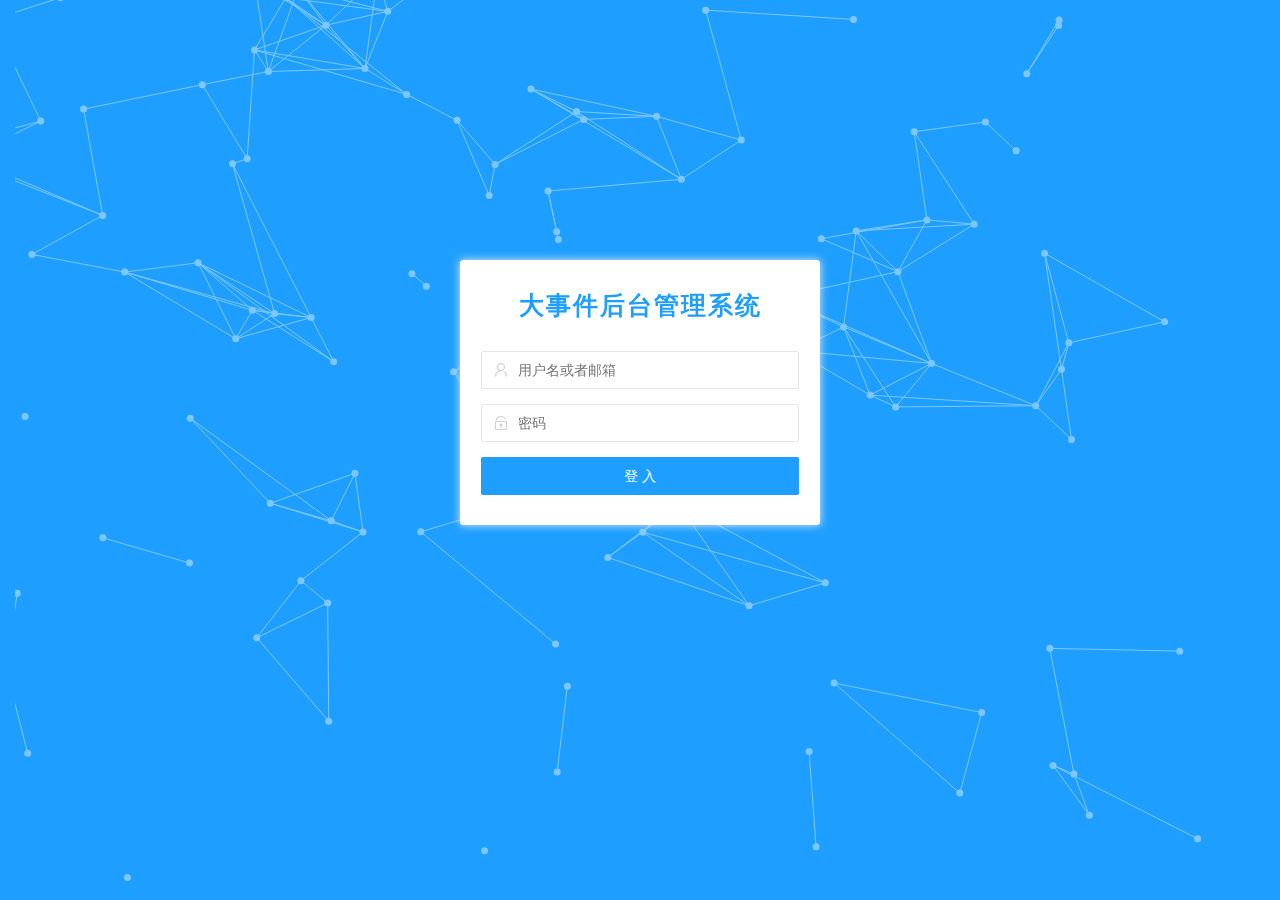
<file: bigevent-test-fe-static/login.html>
<!DOCTYPE html>
<html lang="en">

<head>
  <meta charset="UTF-8">
  <title>大事件-登录页</title>
  <!-- 导入LayUI样式文件 -->
  <link rel="stylesheet" type="text/css" href="./assets/lib/layui/css/layui.css">
  <link rel="stylesheet" type="text/css" href="./assets/css/login1.css">
</head>

<body>
  <div class="layui-container">
    <div class="admin-login-background">
      <div class="login-form">
        <form class="layui-form" action="">
          <div class="layui-form-item logo-title">
            <h1>大事件后台管理系统</h1>
          </div>
          <div class="layui-form-item">
            <label class="layui-icon layui-icon-username" for="username"></label>
            <input type="text" name="username" lay-verify="required|account" placeholder="用户名或者邮箱" autocomplete="off" class="layui-input" value="">
          </div>
          <div class="layui-form-item">
            <label class="layui-icon layui-icon-password" for="password"></label>
            <input type="password" name="password" lay-verify="required|password" placeholder="密码" autocomplete="off" class="layui-input" value="">
          </div>
          <div class="layui-form-item">
            <button class="layui-btn layui-btn layui-btn-normal layui-btn-fluid" lay-submit="" lay-filter="login">登 入</button>
          </div>
        </form>
      </div>
    </div>
  </div>
  <script type="text/javascript" src="./assets/lib/jquery.js"></script>
  <script type="text/javascript" src="./assets/lib/jquery.particleground.min.js"></script>
  <script type="text/javascript" src="./assets/js/common.js"></script>
  <script type="text/javascript" src="./assets/lib/layui/layui.all.js"></script>
  <script type="text/javascript" src="./assets/js/login.js"></script>
  
</body>

</html>
</file>
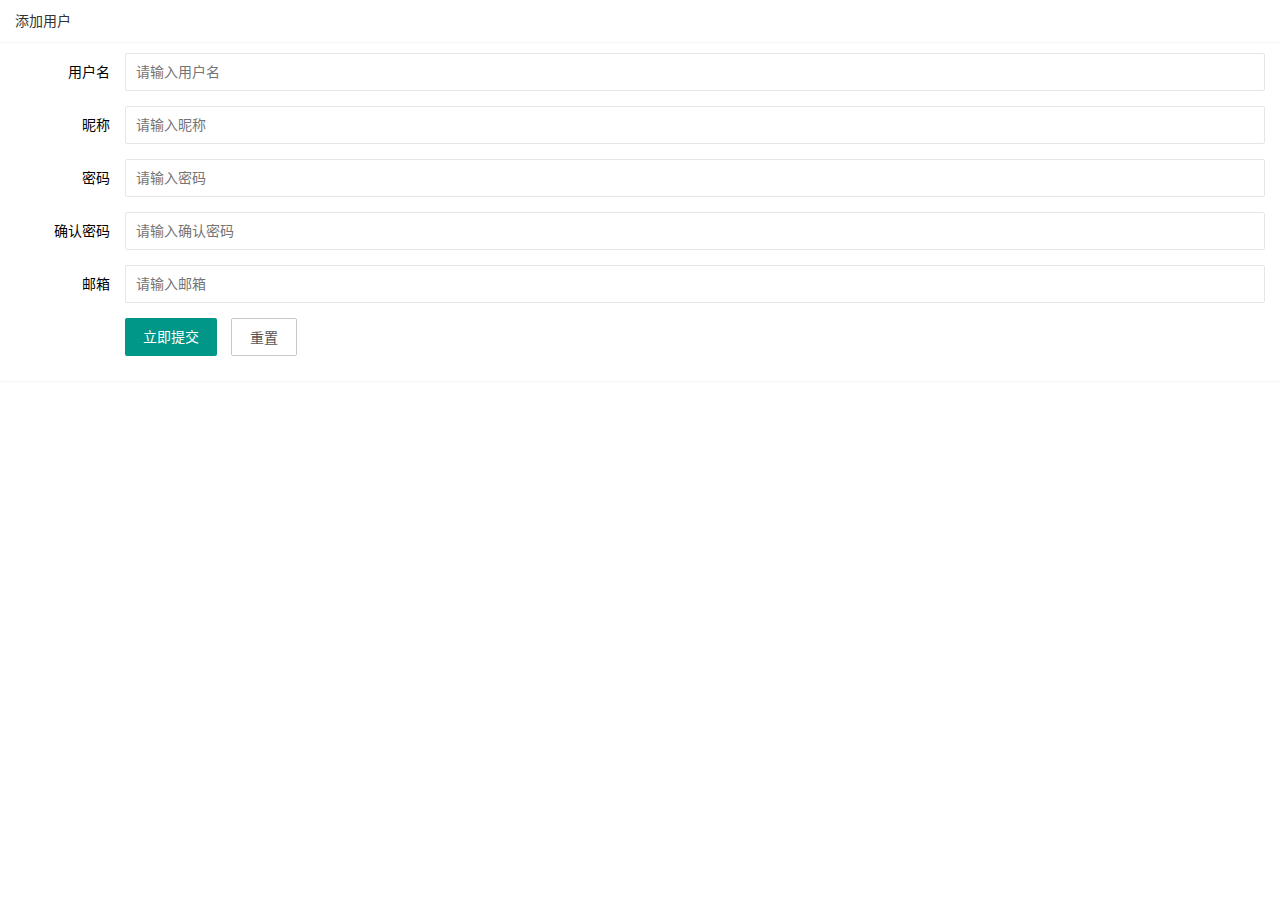
<file: bigevent-test-fe-static/user/add.html>
<!DOCTYPE html>
<html lang="zh-CN">

<head>
    <meta charset="UTF-8">
    <meta http-equiv="X-UA-Compatible" content="IE=edge">
    <meta name="viewport" content="width=device-width, initial-scale=1.0">
    <title>添加用户</title>
    <link rel="stylesheet" href="../assets/lib/layui/css/layui.css">

<body>
    <div class="layui-card">
        <div class="layui-card-header">添加用户</div>
        <div class="layui-card-body">
            <!-- 添加用户表单 -->
            <form class="layui-form" action="">
                <!-- 用户名 -->
                <div class="layui-form-item">
                    <label class="layui-form-label">用户名</label>
                    <div class="layui-input-block">
                        <input type="text" name="username" required lay-verify="required" placeholder="请输入用户名"
                            autocomplete="off" class="layui-input">
                    </div>
                </div>
                <!-- 昵称 -->
                <div class="layui-form-item">
                    <label class="layui-form-label">昵称</label>
                    <div class="layui-input-block">
                        <input type="text" name="nickname" required lay-verify="required" placeholder="请输入昵称"
                            autocomplete="off" class="layui-input">
                    </div>
                </div>
                <!-- 密码 -->
                <div class="layui-form-item">
                    <label class="layui-form-label">密码</label>
                    <div class="layui-input-block">
                        <input type="password" name="password" required lay-verify="required" placeholder="请输入密码"
                            autocomplete="off" class="layui-input">
                    </div>
                </div>
                <!-- 确认密码 -->
                <div class="layui-form-item">
                    <label class="layui-form-label">确认密码</label>
                    <div class="layui-input-block">
                        <input type="password" required lay-verify="required|same" placeholder="请输入确认密码"
                            autocomplete="off" class="layui-input">
                    </div>
                </div>
                <!-- 邮箱 -->
                <div class="layui-form-item">
                    <label class="layui-form-label">邮箱</label>
                    <div class="layui-input-block">
                        <input type="text" name="email" required lay-verify="required|email" placeholder="请输入邮箱"
                            autocomplete="off" class="layui-input">
                    </div>
                </div>
                <!-- 提交按钮 -->
                <div class="layui-form-item">
                    <div class="layui-input-block">
                        <button class="layui-btn" lay-submit lay-filter="formDemo">立即提交</button>
                        <button type="reset" class="layui-btn layui-btn-primary">重置</button>
                    </div>
                </div>
            </form>
        </div>
    </div>


    <!-- layui的js -->
    <script src="../assets/lib/layui/layui.all.js"></script>
    <!--jquery.js  -->
    <script src="../assets/lib/jquery.js"></script>
    <!-- 封装路径前缀的js -->
    <script src="../assets/js/common.js"></script>
    <!-- 定义模板的js -->
    <script src="../assets/lib/template-web.js"></script>
    <!-- 自己的js -->
    <script src="../assets/js/user/add.js"></script>
</body>

</html>
</file>
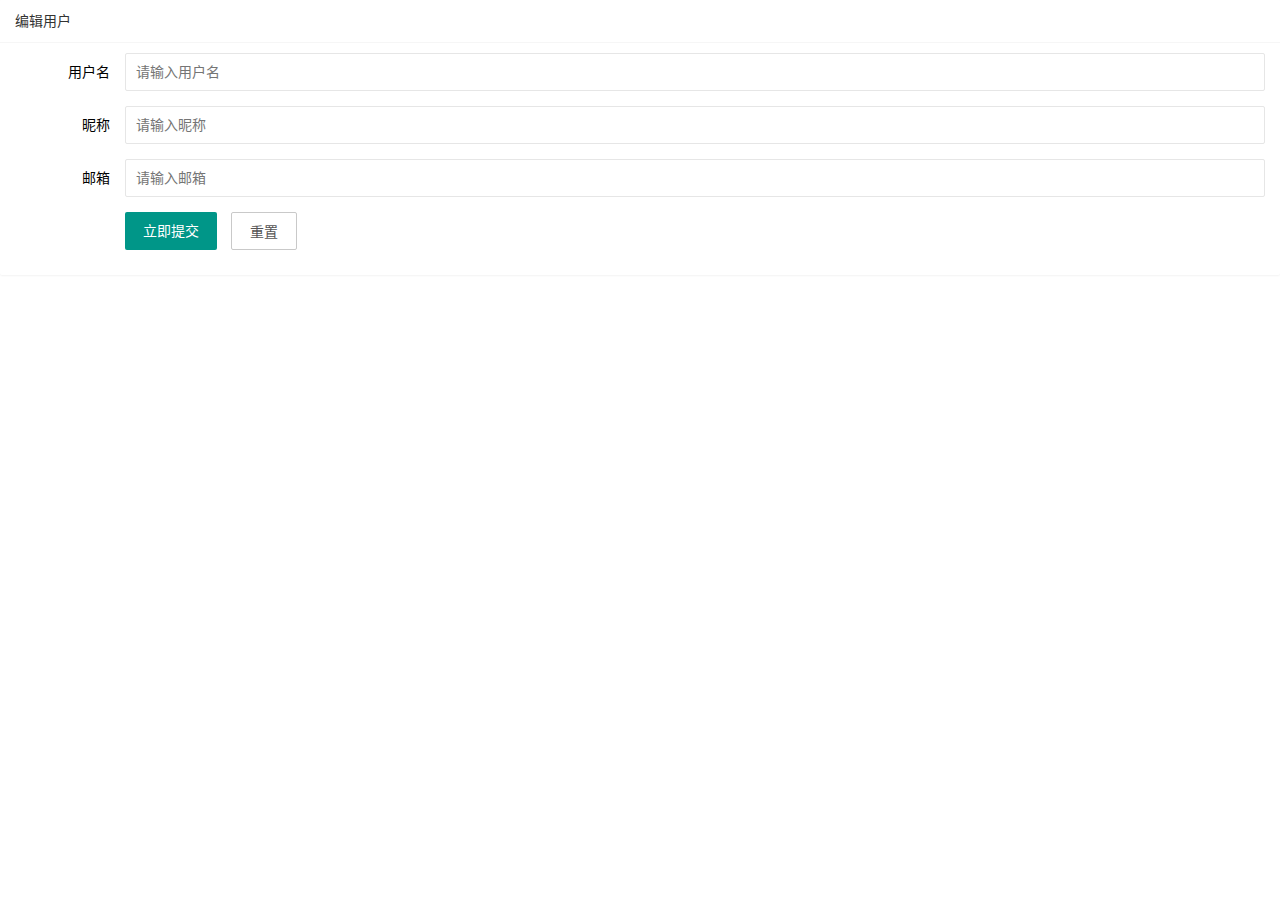
<file: bigevent-test-fe-static/user/edit.html>
<!DOCTYPE html>
<html lang="zh-CN">

<head>
  <meta charset="UTF-8">
  <meta http-equiv="X-UA-Compatible" content="IE=edge">
  <meta name="viewport" content="width=device-width, initial-scale=1.0">
  <title>编辑用户</title>
  <link rel="stylesheet" href="../assets/lib/layui/css/layui.css">
</head>

<body>
  <div class="layui-card">
    <div class="layui-card-header">编辑用户</div>
    <div class="layui-card-body">
      <!-- 添加用户表单 -->
      <form class="layui-form" lay-filter='editForm' action="">
        <!-- 用户名 -->
        <input type="hidden" name="id">
        <div class="layui-form-item">
          <label class="layui-form-label">用户名</label>
          <div class="layui-input-block">
            <input type="text" name="username" required lay-verify="required" placeholder="请输入用户名" autocomplete="off"
              class="layui-input" readonly="readonly">
          </div>
        </div>
        <!-- 昵称 -->
        <div class="layui-form-item">
          <label class="layui-form-label">昵称</label>
          <div class="layui-input-block">
            <input type="text" name="nickname" required lay-verify="required" placeholder="请输入昵称" autocomplete="off"
              class="layui-input">
          </div>
        </div>
        <!-- 邮箱 -->
        <div class="layui-form-item">
          <label class="layui-form-label">邮箱</label>
          <div class="layui-input-block">
            <input type="text" name="email" required lay-verify="required|email" placeholder="请输入邮箱" autocomplete="off"
              class="layui-input">
          </div>
        </div>
        <!-- 提交按钮 -->
        <div class="layui-form-item">
          <div class="layui-input-block">
            <button class="layui-btn" lay-submit>立即提交</button>
            <button type="reset" class="layui-btn layui-btn-primary">重置</button>
          </div>
        </div>
      </form>
    </div>
  </div>

  <!-- layui的js -->
  <script src="../assets/lib/layui/layui.all.js"></script>
  <!--jquery.js  -->
  <script src="../assets/lib/jquery.js"></script>
  <!-- 封装路径前缀的js -->
  <script src="../assets/js/common.js"></script>
  <!-- 定义模板的js -->
  <script src="../assets/lib/template-web.js"></script>
  <!-- 自己的js -->
  <script src="../assets/js/user/edit.js"></script>

</body>

</html>
</file>
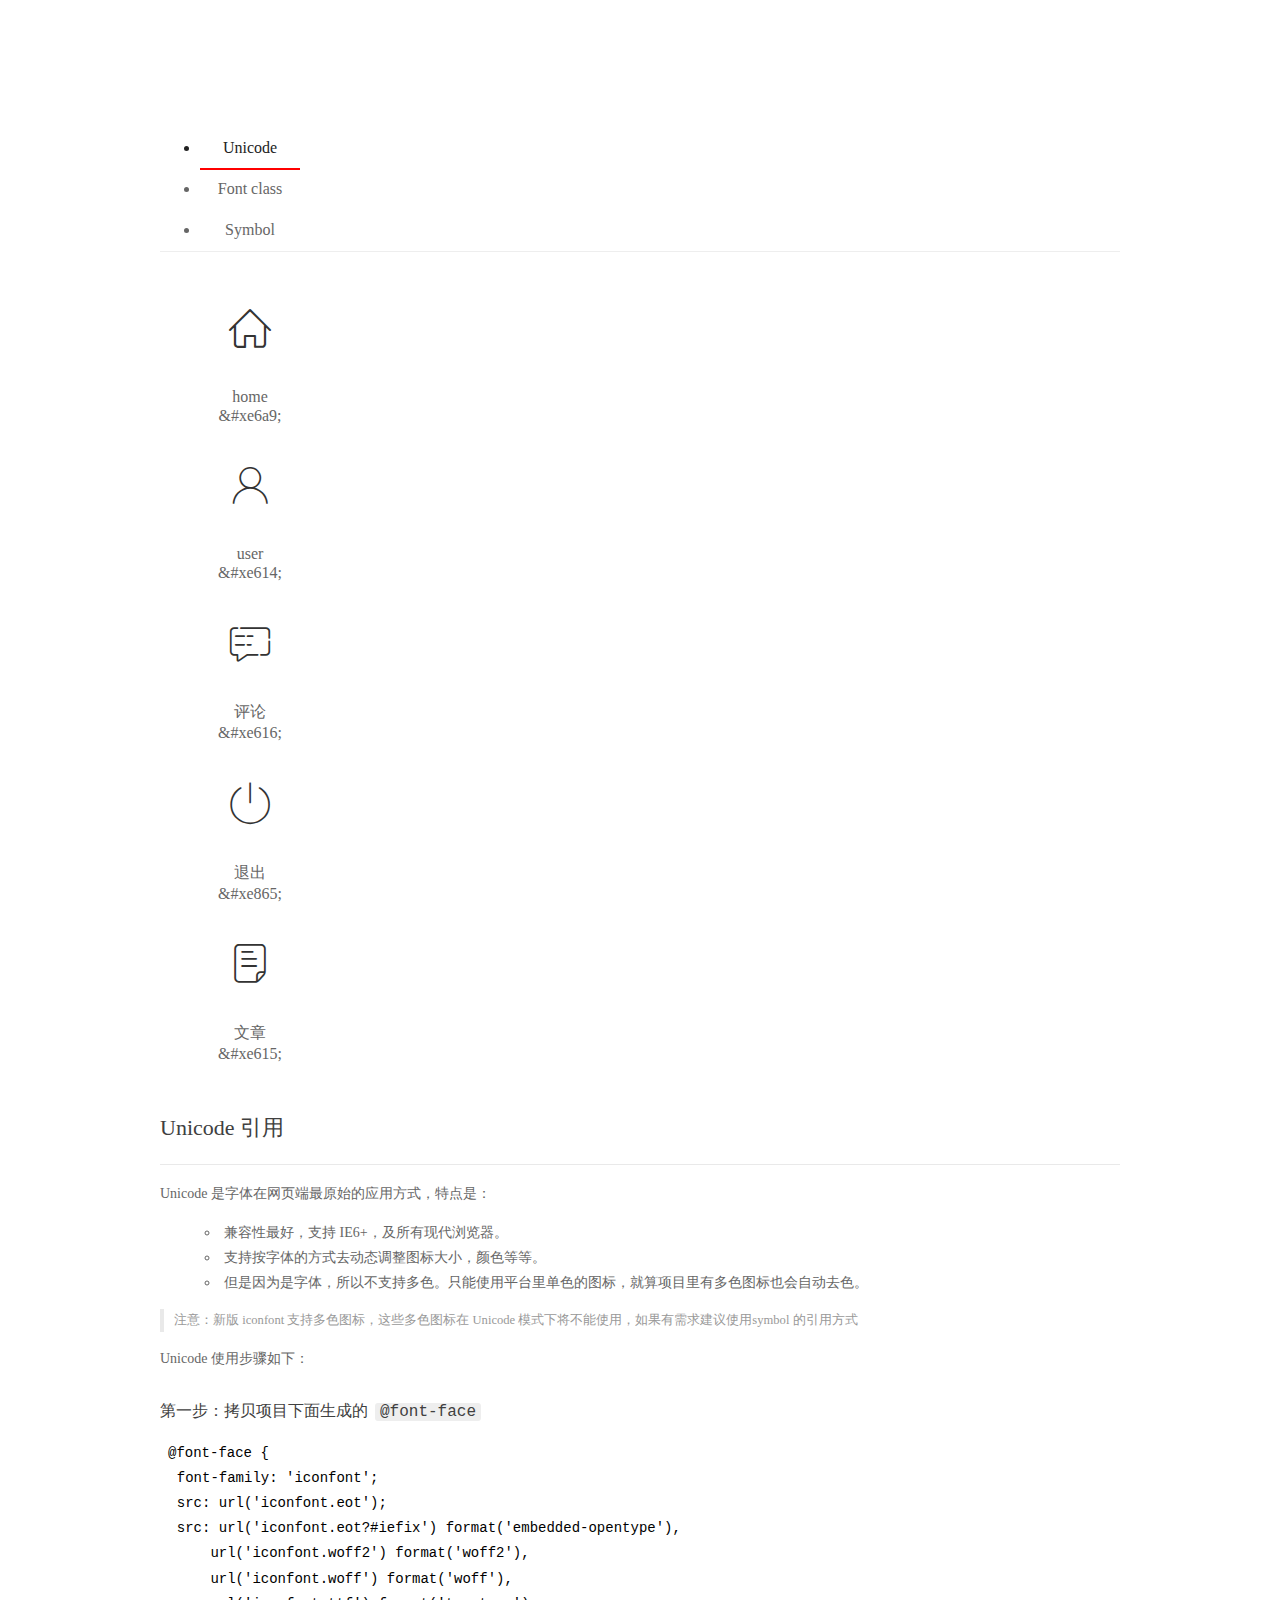
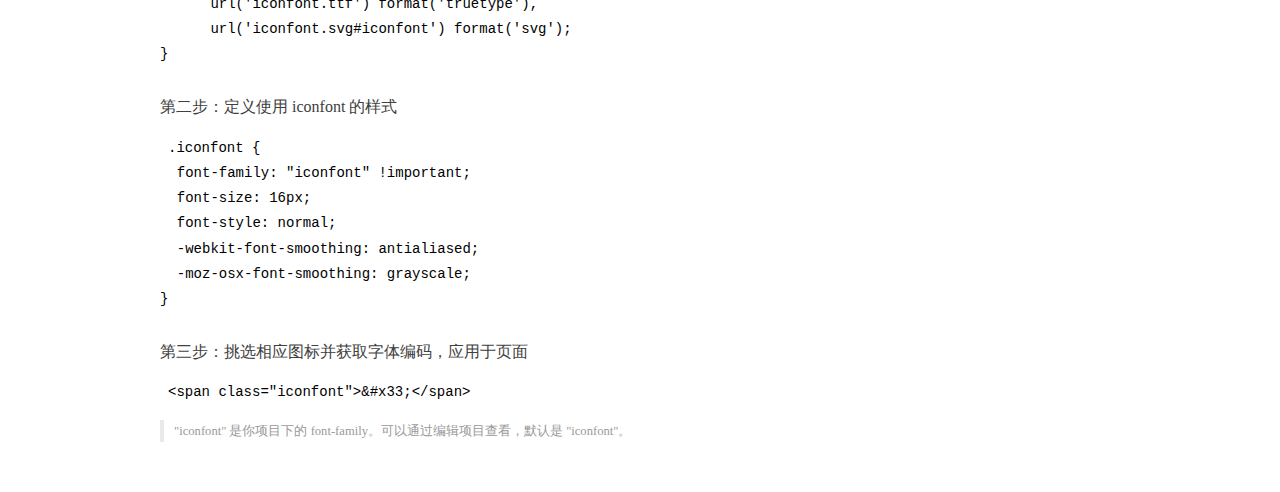
<file: bigevent-test-fe-static/assets/fonts/demo_index.html>
<!DOCTYPE html>
<html>
<head>
  <meta charset="utf-8"/>
  <title>IconFont Demo</title>
  <link rel="shortcut icon" href="https://gtms04.alicdn.com/tps/i4/TB1_oz6GVXXXXaFXpXXJDFnIXXX-64-64.ico" type="image/x-icon"/>
  <link rel="stylesheet" href="https://g.alicdn.com/thx/cube/1.3.2/cube.min.css">
  <link rel="stylesheet" href="demo.css">
  <link rel="stylesheet" href="iconfont.css">
  <script src="iconfont.js"></script>
  <!-- jQuery -->
  <script src="https://a1.alicdn.com/oss/uploads/2018/12/26/7bfddb60-08e8-11e9-9b04-53e73bb6408b.js"></script>
  <!-- 代码高亮 -->
  <script src="https://a1.alicdn.com/oss/uploads/2018/12/26/a3f714d0-08e6-11e9-8a15-ebf944d7534c.js"></script>
</head>
<body>
  <div class="main">
    <h1 class="logo"><a href="https://www.iconfont.cn/" title="iconfont 首页" target="_blank">&#xe86b;</a></h1>
    <div class="nav-tabs">
      <ul id="tabs" class="dib-box">
        <li class="dib active"><span>Unicode</span></li>
        <li class="dib"><span>Font class</span></li>
        <li class="dib"><span>Symbol</span></li>
      </ul>
      
    </div>
    <div class="tab-container">
      <div class="content unicode" style="display: block;">
          <ul class="icon_lists dib-box">
          
            <li class="dib">
              <span class="icon iconfont">&#xe6a9;</span>
                <div class="name">home</div>
                <div class="code-name">&amp;#xe6a9;</div>
              </li>
          
            <li class="dib">
              <span class="icon iconfont">&#xe614;</span>
                <div class="name">user</div>
                <div class="code-name">&amp;#xe614;</div>
              </li>
          
            <li class="dib">
              <span class="icon iconfont">&#xe616;</span>
                <div class="name">评论</div>
                <div class="code-name">&amp;#xe616;</div>
              </li>
          
            <li class="dib">
              <span class="icon iconfont">&#xe865;</span>
                <div class="name">退出</div>
                <div class="code-name">&amp;#xe865;</div>
              </li>
          
            <li class="dib">
              <span class="icon iconfont">&#xe615;</span>
                <div class="name">文章</div>
                <div class="code-name">&amp;#xe615;</div>
              </li>
          
          </ul>
          <div class="article markdown">
          <h2 id="unicode-">Unicode 引用</h2>
          <hr>

          <p>Unicode 是字体在网页端最原始的应用方式，特点是：</p>
          <ul>
            <li>兼容性最好，支持 IE6+，及所有现代浏览器。</li>
            <li>支持按字体的方式去动态调整图标大小，颜色等等。</li>
            <li>但是因为是字体，所以不支持多色。只能使用平台里单色的图标，就算项目里有多色图标也会自动去色。</li>
          </ul>
          <blockquote>
            <p>注意：新版 iconfont 支持多色图标，这些多色图标在 Unicode 模式下将不能使用，如果有需求建议使用symbol 的引用方式</p>
          </blockquote>
          <p>Unicode 使用步骤如下：</p>
          <h3 id="-font-face">第一步：拷贝项目下面生成的 <code>@font-face</code></h3>
<pre><code class="language-css"
>@font-face {
  font-family: 'iconfont';
  src: url('iconfont.eot');
  src: url('iconfont.eot?#iefix') format('embedded-opentype'),
      url('iconfont.woff2') format('woff2'),
      url('iconfont.woff') format('woff'),
      url('iconfont.ttf') format('truetype'),
      url('iconfont.svg#iconfont') format('svg');
}
</code></pre>
          <h3 id="-iconfont-">第二步：定义使用 iconfont 的样式</h3>
<pre><code class="language-css"
>.iconfont {
  font-family: "iconfont" !important;
  font-size: 16px;
  font-style: normal;
  -webkit-font-smoothing: antialiased;
  -moz-osx-font-smoothing: grayscale;
}
</code></pre>
          <h3 id="-">第三步：挑选相应图标并获取字体编码，应用于页面</h3>
<pre>
<code class="language-html"
>&lt;span class="iconfont"&gt;&amp;#x33;&lt;/span&gt;
</code></pre>
          <blockquote>
            <p>"iconfont" 是你项目下的 font-family。可以通过编辑项目查看，默认是 "iconfont"。</p>
          </blockquote>
          </div>
      </div>
      <div class="content font-class">
        <ul class="icon_lists dib-box">
          
          <li class="dib">
            <span class="icon iconfont icon-home"></span>
            <div class="name">
              home
            </div>
            <div class="code-name">.icon-home
            </div>
          </li>
          
          <li class="dib">
            <span class="icon iconfont icon-user"></span>
            <div class="name">
              user
            </div>
            <div class="code-name">.icon-user
            </div>
          </li>
          
          <li class="dib">
            <span class="icon iconfont icon-pinglun"></span>
            <div class="name">
              评论
            </div>
            <div class="code-name">.icon-pinglun
            </div>
          </li>
          
          <li class="dib">
            <span class="icon iconfont icon-tuichu"></span>
            <div class="name">
              退出
            </div>
            <div class="code-name">.icon-tuichu
            </div>
          </li>
          
          <li class="dib">
            <span class="icon iconfont icon-16"></span>
            <div class="name">
              文章
            </div>
            <div class="code-name">.icon-16
            </div>
          </li>
          
        </ul>
        <div class="article markdown">
        <h2 id="font-class-">font-class 引用</h2>
        <hr>

        <p>font-class 是 Unicode 使用方式的一种变种，主要是解决 Unicode 书写不直观，语意不明确的问题。</p>
        <p>与 Unicode 使用方式相比，具有如下特点：</p>
        <ul>
          <li>兼容性良好，支持 IE8+，及所有现代浏览器。</li>
          <li>相比于 Unicode 语意明确，书写更直观。可以很容易分辨这个 icon 是什么。</li>
          <li>因为使用 class 来定义图标，所以当要替换图标时，只需要修改 class 里面的 Unicode 引用。</li>
          <li>不过因为本质上还是使用的字体，所以多色图标还是不支持的。</li>
        </ul>
        <p>使用步骤如下：</p>
        <h3 id="-fontclass-">第一步：引入项目下面生成的 fontclass 代码：</h3>
<pre><code class="language-html">&lt;link rel="stylesheet" href="./iconfont.css"&gt;
</code></pre>
        <h3 id="-">第二步：挑选相应图标并获取类名，应用于页面：</h3>
<pre><code class="language-html">&lt;span class="iconfont icon-xxx"&gt;&lt;/span&gt;
</code></pre>
        <blockquote>
          <p>"
            iconfont" 是你项目下的 font-family。可以通过编辑项目查看，默认是 "iconfont"。</p>
        </blockquote>
      </div>
      </div>
      <div class="content symbol">
          <ul class="icon_lists dib-box">
          
            <li class="dib">
                <svg class="icon svg-icon" aria-hidden="true">
                  <use xlink:href="#icon-home"></use>
                </svg>
                <div class="name">home</div>
                <div class="code-name">#icon-home</div>
            </li>
          
            <li class="dib">
                <svg class="icon svg-icon" aria-hidden="true">
                  <use xlink:href="#icon-user"></use>
                </svg>
                <div class="name">user</div>
                <div class="code-name">#icon-user</div>
            </li>
          
            <li class="dib">
                <svg class="icon svg-icon" aria-hidden="true">
                  <use xlink:href="#icon-pinglun"></use>
                </svg>
                <div class="name">评论</div>
                <div class="code-name">#icon-pinglun</div>
            </li>
          
            <li class="dib">
                <svg class="icon svg-icon" aria-hidden="true">
                  <use xlink:href="#icon-tuichu"></use>
                </svg>
                <div class="name">退出</div>
                <div class="code-name">#icon-tuichu</div>
            </li>
          
            <li class="dib">
                <svg class="icon svg-icon" aria-hidden="true">
                  <use xlink:href="#icon-16"></use>
                </svg>
                <div class="name">文章</div>
                <div class="code-name">#icon-16</div>
            </li>
          
          </ul>
          <div class="article markdown">
          <h2 id="symbol-">Symbol 引用</h2>
          <hr>

          <p>这是一种全新的使用方式，应该说这才是未来的主流，也是平台目前推荐的用法。相关介绍可以参考这篇<a href="">文章</a>
            这种用法其实是做了一个 SVG 的集合，与另外两种相比具有如下特点：</p>
          <ul>
            <li>支持多色图标了，不再受单色限制。</li>
            <li>通过一些技巧，支持像字体那样，通过 <code>font-size</code>, <code>color</code> 来调整样式。</li>
            <li>兼容性较差，支持 IE9+，及现代浏览器。</li>
            <li>浏览器渲染 SVG 的性能一般，还不如 png。</li>
          </ul>
          <p>使用步骤如下：</p>
          <h3 id="-symbol-">第一步：引入项目下面生成的 symbol 代码：</h3>
<pre><code class="language-html">&lt;script src="./iconfont.js"&gt;&lt;/script&gt;
</code></pre>
          <h3 id="-css-">第二步：加入通用 CSS 代码（引入一次就行）：</h3>
<pre><code class="language-html">&lt;style&gt;
.icon {
  width: 1em;
  height: 1em;
  vertical-align: -0.15em;
  fill: currentColor;
  overflow: hidden;
}
&lt;/style&gt;
</code></pre>
          <h3 id="-">第三步：挑选相应图标并获取类名，应用于页面：</h3>
<pre><code class="language-html">&lt;svg class="icon" aria-hidden="true"&gt;
  &lt;use xlink:href="#icon-xxx"&gt;&lt;/use&gt;
&lt;/svg&gt;
</code></pre>
          </div>
      </div>

    </div>
  </div>
  <script>
  $(document).ready(function () {
      $('.tab-container .content:first').show()

      $('#tabs li').click(function (e) {
        var tabContent = $('.tab-container .content')
        var index = $(this).index()

        if ($(this).hasClass('active')) {
          return
        } else {
          $('#tabs li').removeClass('active')
          $(this).addClass('active')

          tabContent.hide().eq(index).fadeIn()
        }
      })
    })
  </script>
</body>
</html>
</file>
<file: bigevent-custom-static/assets/layui/css/layui.css>
/** layui-v2.5.6 MIT License By https://www.layui.com */
 .layui-inline,img{display:inline-block;vertical-align:middle}h1,h2,h3,h4,h5,h6{font-weight:400}.layui-edge,.layui-header,.layui-inline,.layui-main{position:relative}.layui-body,.layui-edge,.layui-elip{overflow:hidden}.layui-btn,.layui-edge,.layui-inline,img{vertical-align:middle}.layui-btn,.layui-disabled,.layui-icon,.layui-unselect{-moz-user-select:none;-webkit-user-select:none;-ms-user-select:none}.layui-elip,.layui-form-checkbox span,.layui-form-pane .layui-form-label{text-overflow:ellipsis;white-space:nowrap}.layui-breadcrumb,.layui-tree-btnGroup{visibility:hidden}blockquote,body,button,dd,div,dl,dt,form,h1,h2,h3,h4,h5,h6,input,li,ol,p,pre,td,textarea,th,ul{margin:0;padding:0;-webkit-tap-highlight-color:rgba(0,0,0,0)}a:active,a:hover{outline:0}img{border:none}li{list-style:none}table{border-collapse:collapse;border-spacing:0}h4,h5,h6{font-size:100%}button,input,optgroup,option,select,textarea{font-family:inherit;font-size:inherit;font-style:inherit;font-weight:inherit;outline:0}pre{white-space:pre-wrap;white-space:-moz-pre-wrap;white-space:-pre-wrap;white-space:-o-pre-wrap;word-wrap:break-word}body{line-height:24px;font:14px Helvetica Neue,Helvetica,PingFang SC,Tahoma,Arial,sans-serif}hr{height:1px;margin:10px 0;border:0;clear:both}a{color:#333;text-decoration:none}a:hover{color:#777}a cite{font-style:normal;*cursor:pointer}.layui-border-box,.layui-border-box *{box-sizing:border-box}.layui-box,.layui-box *{box-sizing:content-box}.layui-clear{clear:both;*zoom:1}.layui-clear:after{content:'\20';clear:both;*zoom:1;display:block;height:0}.layui-inline{*display:inline;*zoom:1}.layui-edge{display:inline-block;width:0;height:0;border-width:6px;border-style:dashed;border-color:transparent}.layui-edge-top{top:-4px;border-bottom-color:#999;border-bottom-style:solid}.layui-edge-right{border-left-color:#999;border-left-style:solid}.layui-edge-bottom{top:2px;border-top-color:#999;border-top-style:solid}.layui-edge-left{border-right-color:#999;border-right-style:solid}.layui-disabled,.layui-disabled:hover{color:#d2d2d2!important;cursor:not-allowed!important}.layui-circle{border-radius:100%}.layui-show{display:block!important}.layui-hide{display:none!important}@font-face{font-family:layui-icon;src:url(../font/iconfont.eot?v=256);src:url(../font/iconfont.eot?v=256#iefix) format('embedded-opentype'),url(../font/iconfont.woff2?v=256) format('woff2'),url(../font/iconfont.woff?v=256) format('woff'),url(../font/iconfont.ttf?v=256) format('truetype'),url(../font/iconfont.svg?v=256#layui-icon) format('svg')}.layui-icon{font-family:layui-icon!important;font-size:16px;font-style:normal;-webkit-font-smoothing:antialiased;-moz-osx-font-smoothing:grayscale}.layui-icon-reply-fill:before{content:"\e611"}.layui-icon-set-fill:before{content:"\e614"}.layui-icon-menu-fill:before{content:"\e60f"}.layui-icon-search:before{content:"\e615"}.layui-icon-share:before{content:"\e641"}.layui-icon-set-sm:before{content:"\e620"}.layui-icon-engine:before{content:"\e628"}.layui-icon-close:before{content:"\1006"}.layui-icon-close-fill:before{content:"\1007"}.layui-icon-chart-screen:before{content:"\e629"}.layui-icon-star:before{content:"\e600"}.layui-icon-circle-dot:before{content:"\e617"}.layui-icon-chat:before{content:"\e606"}.layui-icon-release:before{content:"\e609"}.layui-icon-list:before{content:"\e60a"}.layui-icon-chart:before{content:"\e62c"}.layui-icon-ok-circle:before{content:"\1005"}.layui-icon-layim-theme:before{content:"\e61b"}.layui-icon-table:before{content:"\e62d"}.layui-icon-right:before{content:"\e602"}.layui-icon-left:before{content:"\e603"}.layui-icon-cart-simple:before{content:"\e698"}.layui-icon-face-cry:before{content:"\e69c"}.layui-icon-face-smile:before{content:"\e6af"}.layui-icon-survey:before{content:"\e6b2"}.layui-icon-tree:before{content:"\e62e"}.layui-icon-ie:before{content:"\e7bb"}.layui-icon-upload-circle:before{content:"\e62f"}.layui-icon-add-circle:before{content:"\e61f"}.layui-icon-download-circle:before{content:"\e601"}.layui-icon-templeate-1:before{content:"\e630"}.layui-icon-util:before{content:"\e631"}.layui-icon-face-surprised:before{content:"\e664"}.layui-icon-edit:before{content:"\e642"}.layui-icon-speaker:before{content:"\e645"}.layui-icon-down:before{content:"\e61a"}.layui-icon-file:before{content:"\e621"}.layui-icon-layouts:before{content:"\e632"}.layui-icon-rate-half:before{content:"\e6c9"}.layui-icon-add-circle-fine:before{content:"\e608"}.layui-icon-prev-circle:before{content:"\e633"}.layui-icon-read:before{content:"\e705"}.layui-icon-404:before{content:"\e61c"}.layui-icon-carousel:before{content:"\e634"}.layui-icon-help:before{content:"\e607"}.layui-icon-code-circle:before{content:"\e635"}.layui-icon-windows:before{content:"\e67f"}.layui-icon-water:before{content:"\e636"}.layui-icon-username:before{content:"\e66f"}.layui-icon-find-fill:before{content:"\e670"}.layui-icon-about:before{content:"\e60b"}.layui-icon-location:before{content:"\e715"}.layui-icon-up:before{content:"\e619"}.layui-icon-pause:before{content:"\e651"}.layui-icon-date:before{content:"\e637"}.layui-icon-layim-uploadfile:before{content:"\e61d"}.layui-icon-delete:before{content:"\e640"}.layui-icon-play:before{content:"\e652"}.layui-icon-top:before{content:"\e604"}.layui-icon-firefox:before{content:"\e686"}.layui-icon-friends:before{content:"\e612"}.layui-icon-refresh-3:before{content:"\e9aa"}.layui-icon-ok:before{content:"\e605"}.layui-icon-layer:before{content:"\e638"}.layui-icon-face-smile-fine:before{content:"\e60c"}.layui-icon-dollar:before{content:"\e659"}.layui-icon-group:before{content:"\e613"}.layui-icon-layim-download:before{content:"\e61e"}.layui-icon-picture-fine:before{content:"\e60d"}.layui-icon-link:before{content:"\e64c"}.layui-icon-diamond:before{content:"\e735"}.layui-icon-log:before{content:"\e60e"}.layui-icon-key:before{content:"\e683"}.layui-icon-rate-solid:before{content:"\e67a"}.layui-icon-fonts-del:before{content:"\e64f"}.layui-icon-unlink:before{content:"\e64d"}.layui-icon-fonts-clear:before{content:"\e639"}.layui-icon-triangle-r:before{content:"\e623"}.layui-icon-circle:before{content:"\e63f"}.layui-icon-radio:before{content:"\e643"}.layui-icon-align-center:before{content:"\e647"}.layui-icon-align-right:before{content:"\e648"}.layui-icon-align-left:before{content:"\e649"}.layui-icon-loading-1:before{content:"\e63e"}.layui-icon-return:before{content:"\e65c"}.layui-icon-fonts-strong:before{content:"\e62b"}.layui-icon-upload:before{content:"\e67c"}.layui-icon-dialogue:before{content:"\e63a"}.layui-icon-video:before{content:"\e6ed"}.layui-icon-headset:before{content:"\e6fc"}.layui-icon-cellphone-fine:before{content:"\e63b"}.layui-icon-add-1:before{content:"\e654"}.layui-icon-face-smile-b:before{content:"\e650"}.layui-icon-fonts-html:before{content:"\e64b"}.layui-icon-screen-full:before{content:"\e622"}.layui-icon-form:before{content:"\e63c"}.layui-icon-cart:before{content:"\e657"}.layui-icon-camera-fill:before{content:"\e65d"}.layui-icon-tabs:before{content:"\e62a"}.layui-icon-heart-fill:before{content:"\e68f"}.layui-icon-fonts-code:before{content:"\e64e"}.layui-icon-ios:before{content:"\e680"}.layui-icon-at:before{content:"\e687"}.layui-icon-fire:before{content:"\e756"}.layui-icon-set:before{content:"\e716"}.layui-icon-fonts-u:before{content:"\e646"}.layui-icon-triangle-d:before{content:"\e625"}.layui-icon-tips:before{content:"\e702"}.layui-icon-picture:before{content:"\e64a"}.layui-icon-more-vertical:before{content:"\e671"}.layui-icon-bluetooth:before{content:"\e689"}.layui-icon-flag:before{content:"\e66c"}.layui-icon-loading:before{content:"\e63d"}.layui-icon-fonts-i:before{content:"\e644"}.layui-icon-refresh-1:before{content:"\e666"}.layui-icon-rmb:before{content:"\e65e"}.layui-icon-addition:before{content:"\e624"}.layui-icon-home:before{content:"\e68e"}.layui-icon-time:before{content:"\e68d"}.layui-icon-user:before{content:"\e770"}.layui-icon-notice:before{content:"\e667"}.layui-icon-chrome:before{content:"\e68a"}.layui-icon-edge:before{content:"\e68b"}.layui-icon-login-weibo:before{content:"\e675"}.layui-icon-voice:before{content:"\e688"}.layui-icon-upload-drag:before{content:"\e681"}.layui-icon-login-qq:before{content:"\e676"}.layui-icon-snowflake:before{content:"\e6b1"}.layui-icon-heart:before{content:"\e68c"}.layui-icon-logout:before{content:"\e682"}.layui-icon-file-b:before{content:"\e655"}.layui-icon-template:before{content:"\e663"}.layui-icon-transfer:before{content:"\e691"}.layui-icon-auz:before{content:"\e672"}.layui-icon-console:before{content:"\e665"}.layui-icon-app:before{content:"\e653"}.layui-icon-prev:before{content:"\e65a"}.layui-icon-website:before{content:"\e7ae"}.layui-icon-next:before{content:"\e65b"}.layui-icon-component:before{content:"\e857"}.layui-icon-android:before{content:"\e684"}.layui-icon-more:before{content:"\e65f"}.layui-icon-login-wechat:before{content:"\e677"}.layui-icon-shrink-right:before{content:"\e668"}.layui-icon-spread-left:before{content:"\e66b"}.layui-icon-camera:before{content:"\e660"}.layui-icon-note:before{content:"\e66e"}.layui-icon-refresh:before{content:"\e669"}.layui-icon-female:before{content:"\e661"}.layui-icon-male:before{content:"\e662"}.layui-icon-screen-restore:before{content:"\e758"}.layui-icon-password:before{content:"\e673"}.layui-icon-senior:before{content:"\e674"}.layui-icon-theme:before{content:"\e66a"}.layui-icon-tread:before{content:"\e6c5"}.layui-icon-praise:before{content:"\e6c6"}.layui-icon-star-fill:before{content:"\e658"}.layui-icon-rate:before{content:"\e67b"}.layui-icon-template-1:before{content:"\e656"}.layui-icon-vercode:before{content:"\e679"}.layui-icon-service:before{content:"\e626"}.layui-icon-cellphone:before{content:"\e678"}.layui-icon-print:before{content:"\e66d"}.layui-icon-cols:before{content:"\e610"}.layui-icon-wifi:before{content:"\e7e0"}.layui-icon-export:before{content:"\e67d"}.layui-icon-rss:before{content:"\e808"}.layui-icon-slider:before{content:"\e714"}.layui-icon-email:before{content:"\e618"}.layui-icon-subtraction:before{content:"\e67e"}.layui-icon-mike:before{content:"\e6dc"}.layui-icon-light:before{content:"\e748"}.layui-icon-gift:before{content:"\e627"}.layui-icon-mute:before{content:"\e685"}.layui-icon-reduce-circle:before{content:"\e616"}.layui-icon-music:before{content:"\e690"}.layui-main{width:1140px;margin:0 auto}.layui-header{z-index:1000;height:60px}.layui-header a:hover{transition:all .5s;-webkit-transition:all .5s}.layui-side{position:fixed;left:0;top:0;bottom:0;z-index:999;width:200px;overflow-x:hidden}.layui-side-scroll{position:relative;width:220px;height:100%;overflow-x:hidden}.layui-body{position:absolute;left:200px;right:0;top:0;bottom:0;z-index:998;width:auto;overflow-y:auto;box-sizing:border-box}.layui-layout-body{overflow:hidden}.layui-layout-admin .layui-header{background-color:#23262E}.layui-layout-admin .layui-side{top:60px;width:200px;overflow-x:hidden}.layui-layout-admin .layui-body{position:fixed;top:60px;bottom:44px}.layui-layout-admin .layui-main{width:auto;margin:0 15px}.layui-layout-admin .layui-footer{position:fixed;left:200px;right:0;bottom:0;height:44px;line-height:44px;padding:0 15px;background-color:#eee}.layui-layout-admin .layui-logo{position:absolute;left:0;top:0;width:200px;height:100%;line-height:60px;text-align:center;color:#009688;font-size:16px}.layui-layout-admin .layui-header .layui-nav{background:0 0}.layui-layout-left{position:absolute!important;left:200px;top:0}.layui-layout-right{position:absolute!important;right:0;top:0}.layui-container{position:relative;margin:0 auto;padding:0 15px;box-sizing:border-box}.layui-fluid{position:relative;margin:0 auto;padding:0 15px}.layui-row:after,.layui-row:before{content:'';display:block;clear:both}.layui-col-lg1,.layui-col-lg10,.layui-col-lg11,.layui-col-lg12,.layui-col-lg2,.layui-col-lg3,.layui-col-lg4,.layui-col-lg5,.layui-col-lg6,.layui-col-lg7,.layui-col-lg8,.layui-col-lg9,.layui-col-md1,.layui-col-md10,.layui-col-md11,.layui-col-md12,.layui-col-md2,.layui-col-md3,.layui-col-md4,.layui-col-md5,.layui-col-md6,.layui-col-md7,.layui-col-md8,.layui-col-md9,.layui-col-sm1,.layui-col-sm10,.layui-col-sm11,.layui-col-sm12,.layui-col-sm2,.layui-col-sm3,.layui-col-sm4,.layui-col-sm5,.layui-col-sm6,.layui-col-sm7,.layui-col-sm8,.layui-col-sm9,.layui-col-xs1,.layui-col-xs10,.layui-col-xs11,.layui-col-xs12,.layui-col-xs2,.layui-col-xs3,.layui-col-xs4,.layui-col-xs5,.layui-col-xs6,.layui-col-xs7,.layui-col-xs8,.layui-col-xs9{position:relative;display:block;box-sizing:border-box}.layui-col-xs1,.layui-col-xs10,.layui-col-xs11,.layui-col-xs12,.layui-col-xs2,.layui-col-xs3,.layui-col-xs4,.layui-col-xs5,.layui-col-xs6,.layui-col-xs7,.layui-col-xs8,.layui-col-xs9{float:left}.layui-col-xs1{width:8.33333333%}.layui-col-xs2{width:16.66666667%}.layui-col-xs3{width:25%}.layui-col-xs4{width:33.33333333%}.layui-col-xs5{width:41.66666667%}.layui-col-xs6{width:50%}.layui-col-xs7{width:58.33333333%}.layui-col-xs8{width:66.66666667%}.layui-col-xs9{width:75%}.layui-col-xs10{width:83.33333333%}.layui-col-xs11{width:91.66666667%}.layui-col-xs12{width:100%}.layui-col-xs-offset1{margin-left:8.33333333%}.layui-col-xs-offset2{margin-left:16.66666667%}.layui-col-xs-offset3{margin-left:25%}.layui-col-xs-offset4{margin-left:33.33333333%}.layui-col-xs-offset5{margin-left:41.66666667%}.layui-col-xs-offset6{margin-left:50%}.layui-col-xs-offset7{margin-left:58.33333333%}.layui-col-xs-offset8{margin-left:66.66666667%}.layui-col-xs-offset9{margin-left:75%}.layui-col-xs-offset10{margin-left:83.33333333%}.layui-col-xs-offset11{margin-left:91.66666667%}.layui-col-xs-offset12{margin-left:100%}@media screen and (max-width:768px){.layui-hide-xs{display:none!important}.layui-show-xs-block{display:block!important}.layui-show-xs-inline{display:inline!important}.layui-show-xs-inline-block{display:inline-block!important}}@media screen and (min-width:768px){.layui-container{width:750px}.layui-hide-sm{display:none!important}.layui-show-sm-block{display:block!important}.layui-show-sm-inline{display:inline!important}.layui-show-sm-inline-block{display:inline-block!important}.layui-col-sm1,.layui-col-sm10,.layui-col-sm11,.layui-col-sm12,.layui-col-sm2,.layui-col-sm3,.layui-col-sm4,.layui-col-sm5,.layui-col-sm6,.layui-col-sm7,.layui-col-sm8,.layui-col-sm9{float:left}.layui-col-sm1{width:8.33333333%}.layui-col-sm2{width:16.66666667%}.layui-col-sm3{width:25%}.layui-col-sm4{width:33.33333333%}.layui-col-sm5{width:41.66666667%}.layui-col-sm6{width:50%}.layui-col-sm7{width:58.33333333%}.layui-col-sm8{width:66.66666667%}.layui-col-sm9{width:75%}.layui-col-sm10{width:83.33333333%}.layui-col-sm11{width:91.66666667%}.layui-col-sm12{width:100%}.layui-col-sm-offset1{margin-left:8.33333333%}.layui-col-sm-offset2{margin-left:16.66666667%}.layui-col-sm-offset3{margin-left:25%}.layui-col-sm-offset4{margin-left:33.33333333%}.layui-col-sm-offset5{margin-left:41.66666667%}.layui-col-sm-offset6{margin-left:50%}.layui-col-sm-offset7{margin-left:58.33333333%}.layui-col-sm-offset8{margin-left:66.66666667%}.layui-col-sm-offset9{margin-left:75%}.layui-col-sm-offset10{margin-left:83.33333333%}.layui-col-sm-offset11{margin-left:91.66666667%}.layui-col-sm-offset12{margin-left:100%}}@media screen and (min-width:992px){.layui-container{width:970px}.layui-hide-md{display:none!important}.layui-show-md-block{display:block!important}.layui-show-md-inline{display:inline!important}.layui-show-md-inline-block{display:inline-block!important}.layui-col-md1,.layui-col-md10,.layui-col-md11,.layui-col-md12,.layui-col-md2,.layui-col-md3,.layui-col-md4,.layui-col-md5,.layui-col-md6,.layui-col-md7,.layui-col-md8,.layui-col-md9{float:left}.layui-col-md1{width:8.33333333%}.layui-col-md2{width:16.66666667%}.layui-col-md3{width:25%}.layui-col-md4{width:33.33333333%}.layui-col-md5{width:41.66666667%}.layui-col-md6{width:50%}.layui-col-md7{width:58.33333333%}.layui-col-md8{width:66.66666667%}.layui-col-md9{width:75%}.layui-col-md10{width:83.33333333%}.layui-col-md11{width:91.66666667%}.layui-col-md12{width:100%}.layui-col-md-offset1{margin-left:8.33333333%}.layui-col-md-offset2{margin-left:16.66666667%}.layui-col-md-offset3{margin-left:25%}.layui-col-md-offset4{margin-left:33.33333333%}.layui-col-md-offset5{margin-left:41.66666667%}.layui-col-md-offset6{margin-left:50%}.layui-col-md-offset7{margin-left:58.33333333%}.layui-col-md-offset8{margin-left:66.66666667%}.layui-col-md-offset9{margin-left:75%}.layui-col-md-offset10{margin-left:83.33333333%}.layui-col-md-offset11{margin-left:91.66666667%}.layui-col-md-offset12{margin-left:100%}}@media screen and (min-width:1200px){.layui-container{width:1170px}.layui-hide-lg{display:none!important}.layui-show-lg-block{display:block!important}.layui-show-lg-inline{display:inline!important}.layui-show-lg-inline-block{display:inline-block!important}.layui-col-lg1,.layui-col-lg10,.layui-col-lg11,.layui-col-lg12,.layui-col-lg2,.layui-col-lg3,.layui-col-lg4,.layui-col-lg5,.layui-col-lg6,.layui-col-lg7,.layui-col-lg8,.layui-col-lg9{float:left}.layui-col-lg1{width:8.33333333%}.layui-col-lg2{width:16.66666667%}.layui-col-lg3{width:25%}.layui-col-lg4{width:33.33333333%}.layui-col-lg5{width:41.66666667%}.layui-col-lg6{width:50%}.layui-col-lg7{width:58.33333333%}.layui-col-lg8{width:66.66666667%}.layui-col-lg9{width:75%}.layui-col-lg10{width:83.33333333%}.layui-col-lg11{width:91.66666667%}.layui-col-lg12{width:100%}.layui-col-lg-offset1{margin-left:8.33333333%}.layui-col-lg-offset2{margin-left:16.66666667%}.layui-col-lg-offset3{margin-left:25%}.layui-col-lg-offset4{margin-left:33.33333333%}.layui-col-lg-offset5{margin-left:41.66666667%}.layui-col-lg-offset6{margin-left:50%}.layui-col-lg-offset7{margin-left:58.33333333%}.layui-col-lg-offset8{margin-left:66.66666667%}.layui-col-lg-offset9{margin-left:75%}.layui-col-lg-offset10{margin-left:83.33333333%}.layui-col-lg-offset11{margin-left:91.66666667%}.layui-col-lg-offset12{margin-left:100%}}.layui-col-space1{margin:-.5px}.layui-col-space1>*{padding:.5px}.layui-col-space2{margin:-1px}.layui-col-space2>*{padding:1px}.layui-col-space4{margin:-2px}.layui-col-space4>*{padding:2px}.layui-col-space5{margin:-2.5px}.layui-col-space5>*{padding:2.5px}.layui-col-space6{margin:-3px}.layui-col-space6>*{padding:3px}.layui-col-space8{margin:-4px}.layui-col-space8>*{padding:4px}.layui-col-space10{margin:-5px}.layui-col-space10>*{padding:5px}.layui-col-space12{margin:-6px}.layui-col-space12>*{padding:6px}.layui-col-space14{margin:-7px}.layui-col-space14>*{padding:7px}.layui-col-space15{margin:-7.5px}.layui-col-space15>*{padding:7.5px}.layui-col-space16{margin:-8px}.layui-col-space16>*{padding:8px}.layui-col-space18{margin:-9px}.layui-col-space18>*{padding:9px}.layui-col-space20{margin:-10px}.layui-col-space20>*{padding:10px}.layui-col-space22{margin:-11px}.layui-col-space22>*{padding:11px}.layui-col-space24{margin:-12px}.layui-col-space24>*{padding:12px}.layui-col-space25{margin:-12.5px}.layui-col-space25>*{padding:12.5px}.layui-col-space26{margin:-13px}.layui-col-space26>*{padding:13px}.layui-col-space28{margin:-14px}.layui-col-space28>*{padding:14px}.layui-col-space30{margin:-15px}.layui-col-space30>*{padding:15px}.layui-btn,.layui-input,.layui-select,.layui-textarea,.layui-upload-button{outline:0;-webkit-appearance:none;transition:all .3s;-webkit-transition:all .3s;box-sizing:border-box}.layui-elem-quote{margin-bottom:10px;padding:15px;line-height:22px;border-left:5px solid #009688;border-radius:0 2px 2px 0;background-color:#f2f2f2}.layui-quote-nm{border-style:solid;border-width:1px 1px 1px 5px;background:0 0}.layui-elem-field{margin-bottom:10px;padding:0;border-width:1px;border-style:solid}.layui-elem-field legend{margin-left:20px;padding:0 10px;font-size:20px;font-weight:300}.layui-field-title{margin:10px 0 20px;border-width:1px 0 0}.layui-field-box{padding:10px 15px}.layui-field-title .layui-field-box{padding:10px 0}.layui-progress{position:relative;height:6px;border-radius:20px;background-color:#e2e2e2}.layui-progress-bar{position:absolute;left:0;top:0;width:0;max-width:100%;height:6px;border-radius:20px;text-align:right;background-color:#5FB878;transition:all .3s;-webkit-transition:all .3s}.layui-progress-big,.layui-progress-big .layui-progress-bar{height:18px;line-height:18px}.layui-progress-text{position:relative;top:-20px;line-height:18px;font-size:12px;color:#666}.layui-progress-big .layui-progress-text{position:static;padding:0 10px;color:#fff}.layui-collapse{border-width:1px;border-style:solid;border-radius:2px}.layui-colla-content,.layui-colla-item{border-top-width:1px;border-top-style:solid}.layui-colla-item:first-child{border-top:none}.layui-colla-title{position:relative;height:42px;line-height:42px;padding:0 15px 0 35px;color:#333;background-color:#f2f2f2;cursor:pointer;font-size:14px;overflow:hidden}.layui-colla-content{display:none;padding:10px 15px;line-height:22px;color:#666}.layui-colla-icon{position:absolute;left:15px;top:0;font-size:14px}.layui-card{margin-bottom:15px;border-radius:2px;background-color:#fff;box-shadow:0 1px 2px 0 rgba(0,0,0,.05)}.layui-card:last-child{margin-bottom:0}.layui-card-header{position:relative;height:42px;line-height:42px;padding:0 15px;border-bottom:1px solid #f6f6f6;color:#333;border-radius:2px 2px 0 0;font-size:14px}.layui-bg-black,.layui-bg-blue,.layui-bg-cyan,.layui-bg-green,.layui-bg-orange,.layui-bg-red{color:#fff!important}.layui-card-body{position:relative;padding:10px 15px;line-height:24px}.layui-card-body[pad15]{padding:15px}.layui-card-body[pad20]{padding:20px}.layui-card-body .layui-table{margin:5px 0}.layui-card .layui-tab{margin:0}.layui-panel-window{position:relative;padding:15px;border-radius:0;border-top:5px solid #E6E6E6;background-color:#fff}.layui-auxiliar-moving{position:fixed;left:0;right:0;top:0;bottom:0;width:100%;height:100%;background:0 0;z-index:9999999999}.layui-form-label,.layui-form-mid,.layui-form-select,.layui-input-block,.layui-input-inline,.layui-textarea{position:relative}.layui-bg-red{background-color:#FF5722!important}.layui-bg-orange{background-color:#FFB800!important}.layui-bg-green{background-color:#009688!important}.layui-bg-cyan{background-color:#2F4056!important}.layui-bg-blue{background-color:#1E9FFF!important}.layui-bg-black{background-color:#393D49!important}.layui-bg-gray{background-color:#eee!important;color:#666!important}.layui-badge-rim,.layui-colla-content,.layui-colla-item,.layui-collapse,.layui-elem-field,.layui-form-pane .layui-form-item[pane],.layui-form-pane .layui-form-label,.layui-input,.layui-layedit,.layui-layedit-tool,.layui-quote-nm,.layui-select,.layui-tab-bar,.layui-tab-card,.layui-tab-title,.layui-tab-title .layui-this:after,.layui-textarea{border-color:#e6e6e6}.layui-timeline-item:before,hr{background-color:#e6e6e6}.layui-text{line-height:22px;font-size:14px;color:#666}.layui-text h1,.layui-text h2,.layui-text h3{font-weight:500;color:#333}.layui-text h1{font-size:30px}.layui-text h2{font-size:24px}.layui-text h3{font-size:18px}.layui-text a:not(.layui-btn){color:#01AAED}.layui-text a:not(.layui-btn):hover{text-decoration:underline}.layui-text ul{padding:5px 0 5px 15px}.layui-text ul li{margin-top:5px;list-style-type:disc}.layui-text em,.layui-word-aux{color:#999!important;padding:0 5px!important}.layui-btn{display:inline-block;height:38px;line-height:38px;padding:0 18px;background-color:#009688;color:#fff;white-space:nowrap;text-align:center;font-size:14px;border:none;border-radius:2px;cursor:pointer}.layui-btn:hover{opacity:.8;filter:alpha(opacity=80);color:#fff}.layui-btn:active{opacity:1;filter:alpha(opacity=100)}.layui-btn+.layui-btn{margin-left:10px}.layui-btn-container{font-size:0}.layui-btn-container .layui-btn{margin-right:10px;margin-bottom:10px}.layui-btn-container .layui-btn+.layui-btn{margin-left:0}.layui-table .layui-btn-container .layui-btn{margin-bottom:9px}.layui-btn-radius{border-radius:100px}.layui-btn .layui-icon{margin-right:3px;font-size:18px;vertical-align:bottom;vertical-align:middle\9}.layui-btn-primary{border:1px solid #C9C9C9;background-color:#fff;color:#555}.layui-btn-primary:hover{border-color:#009688;color:#333}.layui-btn-normal{background-color:#1E9FFF}.layui-btn-warm{background-color:#FFB800}.layui-btn-danger{background-color:#FF5722}.layui-btn-checked{background-color:#5FB878}.layui-btn-disabled,.layui-btn-disabled:active,.layui-btn-disabled:hover{border:1px solid #e6e6e6;background-color:#FBFBFB;color:#C9C9C9;cursor:not-allowed;opacity:1}.layui-btn-lg{height:44px;line-height:44px;padding:0 25px;font-size:16px}.layui-btn-sm{height:30px;line-height:30px;padding:0 10px;font-size:12px}.layui-btn-sm i{font-size:16px!important}.layui-btn-xs{height:22px;line-height:22px;padding:0 5px;font-size:12px}.layui-btn-xs i{font-size:14px!important}.layui-btn-group{display:inline-block;vertical-align:middle;font-size:0}.layui-btn-group .layui-btn{margin-left:0!important;margin-right:0!important;border-left:1px solid rgba(255,255,255,.5);border-radius:0}.layui-btn-group .layui-btn-primary{border-left:none}.layui-btn-group .layui-btn-primary:hover{border-color:#C9C9C9;color:#009688}.layui-btn-group .layui-btn:first-child{border-left:none;border-radius:2px 0 0 2px}.layui-btn-group .layui-btn-primary:first-child{border-left:1px solid #c9c9c9}.layui-btn-group .layui-btn:last-child{border-radius:0 2px 2px 0}.layui-btn-group .layui-btn+.layui-btn{margin-left:0}.layui-btn-group+.layui-btn-group{margin-left:10px}.layui-btn-fluid{width:100%}.layui-input,.layui-select,.layui-textarea{height:38px;line-height:1.3;line-height:38px\9;border-width:1px;border-style:solid;background-color:#fff;border-radius:2px}.layui-input::-webkit-input-placeholder,.layui-select::-webkit-input-placeholder,.layui-textarea::-webkit-input-placeholder{line-height:1.3}.layui-input,.layui-textarea{display:block;width:100%;padding-left:10px}.layui-input:hover,.layui-textarea:hover{border-color:#D2D2D2!important}.layui-input:focus,.layui-textarea:focus{border-color:#C9C9C9!important}.layui-textarea{min-height:100px;height:auto;line-height:20px;padding:6px 10px;resize:vertical}.layui-select{padding:0 10px}.layui-form input[type=checkbox],.layui-form input[type=radio],.layui-form select{display:none}.layui-form [lay-ignore]{display:initial}.layui-form-item{margin-bottom:15px;clear:both;*zoom:1}.layui-form-item:after{content:'\20';clear:both;*zoom:1;display:block;height:0}.layui-form-label{float:left;display:block;padding:9px 15px;width:80px;font-weight:400;line-height:20px;text-align:right}.layui-form-label-col{display:block;float:none;padding:9px 0;line-height:20px;text-align:left}.layui-form-item .layui-inline{margin-bottom:5px;margin-right:10px}.layui-input-block{margin-left:110px;min-height:36px}.layui-input-inline{display:inline-block;vertical-align:middle}.layui-form-item .layui-input-inline{float:left;width:190px;margin-right:10px}.layui-form-text .layui-input-inline{width:auto}.layui-form-mid{float:left;display:block;padding:9px 0!important;line-height:20px;margin-right:10px}.layui-form-danger+.layui-form-select .layui-input,.layui-form-danger:focus{border-color:#FF5722!important}.layui-form-select .layui-input{padding-right:30px;cursor:pointer}.layui-form-select .layui-edge{position:absolute;right:10px;top:50%;margin-top:-3px;cursor:pointer;border-width:6px;border-top-color:#c2c2c2;border-top-style:solid;transition:all .3s;-webkit-transition:all .3s}.layui-form-select dl{display:none;position:absolute;left:0;top:42px;padding:5px 0;z-index:899;min-width:100%;border:1px solid #d2d2d2;max-height:300px;overflow-y:auto;background-color:#fff;border-radius:2px;box-shadow:0 2px 4px rgba(0,0,0,.12);box-sizing:border-box}.layui-form-select dl dd,.layui-form-select dl dt{padding:0 10px;line-height:36px;white-space:nowrap;overflow:hidden;text-overflow:ellipsis}.layui-form-select dl dt{font-size:12px;color:#999}.layui-form-select dl dd{cursor:pointer}.layui-form-select dl dd:hover{background-color:#f2f2f2;-webkit-transition:.5s all;transition:.5s all}.layui-form-select .layui-select-group dd{padding-left:20px}.layui-form-select dl dd.layui-select-tips{padding-left:10px!important;color:#999}.layui-form-select dl dd.layui-this{background-color:#5FB878;color:#fff}.layui-form-checkbox,.layui-form-select dl dd.layui-disabled{background-color:#fff}.layui-form-selected dl{display:block}.layui-form-checkbox,.layui-form-checkbox *,.layui-form-switch{display:inline-block;vertical-align:middle}.layui-form-selected .layui-edge{margin-top:-9px;-webkit-transform:rotate(180deg);transform:rotate(180deg);margin-top:-3px\9}:root .layui-form-selected .layui-edge{margin-top:-9px\0/IE9}.layui-form-selectup dl{top:auto;bottom:42px}.layui-select-none{margin:5px 0;text-align:center;color:#999}.layui-select-disabled .layui-disabled{border-color:#eee!important}.layui-select-disabled .layui-edge{border-top-color:#d2d2d2}.layui-form-checkbox{position:relative;height:30px;line-height:30px;margin-right:10px;padding-right:30px;cursor:pointer;font-size:0;-webkit-transition:.1s linear;transition:.1s linear;box-sizing:border-box}.layui-form-checkbox span{padding:0 10px;height:100%;font-size:14px;border-radius:2px 0 0 2px;background-color:#d2d2d2;color:#fff;overflow:hidden}.layui-form-checkbox:hover span{background-color:#c2c2c2}.layui-form-checkbox i{position:absolute;right:0;top:0;width:30px;height:28px;border:1px solid #d2d2d2;border-left:none;border-radius:0 2px 2px 0;color:#fff;font-size:20px;text-align:center}.layui-form-checkbox:hover i{border-color:#c2c2c2;color:#c2c2c2}.layui-form-checked,.layui-form-checked:hover{border-color:#5FB878}.layui-form-checked span,.layui-form-checked:hover span{background-color:#5FB878}.layui-form-checked i,.layui-form-checked:hover i{color:#5FB878}.layui-form-item .layui-form-checkbox{margin-top:4px}.layui-form-checkbox[lay-skin=primary]{height:auto!important;line-height:normal!important;min-width:18px;min-height:18px;border:none!important;margin-right:0;padding-left:28px;padding-right:0;background:0 0}.layui-form-checkbox[lay-skin=primary] span{padding-left:0;padding-right:15px;line-height:18px;background:0 0;color:#666}.layui-form-checkbox[lay-skin=primary] i{right:auto;left:0;width:16px;height:16px;line-height:16px;border:1px solid #d2d2d2;font-size:12px;border-radius:2px;background-color:#fff;-webkit-transition:.1s linear;transition:.1s linear}.layui-form-checkbox[lay-skin=primary]:hover i{border-color:#5FB878;color:#fff}.layui-form-checked[lay-skin=primary] i{border-color:#5FB878!important;background-color:#5FB878;color:#fff}.layui-checkbox-disbaled[lay-skin=primary] span{background:0 0!important;color:#c2c2c2}.layui-checkbox-disbaled[lay-skin=primary]:hover i{border-color:#d2d2d2}.layui-form-item .layui-form-checkbox[lay-skin=primary]{margin-top:10px}.layui-form-switch{position:relative;height:22px;line-height:22px;min-width:35px;padding:0 5px;margin-top:8px;border:1px solid #d2d2d2;border-radius:20px;cursor:pointer;background-color:#fff;-webkit-transition:.1s linear;transition:.1s linear}.layui-form-switch i{position:absolute;left:5px;top:3px;width:16px;height:16px;border-radius:20px;background-color:#d2d2d2;-webkit-transition:.1s linear;transition:.1s linear}.layui-form-switch em{position:relative;top:0;width:25px;margin-left:21px;padding:0!important;text-align:center!important;color:#999!important;font-style:normal!important;font-size:12px}.layui-form-onswitch{border-color:#5FB878;background-color:#5FB878}.layui-checkbox-disbaled,.layui-checkbox-disbaled i{border-color:#e2e2e2!important}.layui-form-onswitch i{left:100%;margin-left:-21px;background-color:#fff}.layui-form-onswitch em{margin-left:5px;margin-right:21px;color:#fff!important}.layui-checkbox-disbaled span{background-color:#e2e2e2!important}.layui-checkbox-disbaled:hover i{color:#fff!important}[lay-radio]{display:none}.layui-form-radio,.layui-form-radio *{display:inline-block;vertical-align:middle}.layui-form-radio{line-height:28px;margin:6px 10px 0 0;padding-right:10px;cursor:pointer;font-size:0}.layui-form-radio *{font-size:14px}.layui-form-radio>i{margin-right:8px;font-size:22px;color:#c2c2c2}.layui-form-radio>i:hover,.layui-form-radioed>i{color:#5FB878}.layui-radio-disbaled>i{color:#e2e2e2!important}.layui-form-pane .layui-form-label{width:110px;padding:8px 15px;height:38px;line-height:20px;border-width:1px;border-style:solid;border-radius:2px 0 0 2px;text-align:center;background-color:#FBFBFB;overflow:hidden;box-sizing:border-box}.layui-form-pane .layui-input-inline{margin-left:-1px}.layui-form-pane .layui-input-block{margin-left:110px;left:-1px}.layui-form-pane .layui-input{border-radius:0 2px 2px 0}.layui-form-pane .layui-form-text .layui-form-label{float:none;width:100%;border-radius:2px;box-sizing:border-box;text-align:left}.layui-form-pane .layui-form-text .layui-input-inline{display:block;margin:0;top:-1px;clear:both}.layui-form-pane .layui-form-text .layui-input-block{margin:0;left:0;top:-1px}.layui-form-pane .layui-form-text .layui-textarea{min-height:100px;border-radius:0 0 2px 2px}.layui-form-pane .layui-form-checkbox{margin:4px 0 4px 10px}.layui-form-pane .layui-form-radio,.layui-form-pane .layui-form-switch{margin-top:6px;margin-left:10px}.layui-form-pane .layui-form-item[pane]{position:relative;border-width:1px;border-style:solid}.layui-form-pane .layui-form-item[pane] .layui-form-label{position:absolute;left:0;top:0;height:100%;border-width:0 1px 0 0}.layui-form-pane .layui-form-item[pane] .layui-input-inline{margin-left:110px}@media screen and (max-width:450px){.layui-form-item .layui-form-label{text-overflow:ellipsis;overflow:hidden;white-space:nowrap}.layui-form-item .layui-inline{display:block;margin-right:0;margin-bottom:20px;clear:both}.layui-form-item .layui-inline:after{content:'\20';clear:both;display:block;height:0}.layui-form-item .layui-input-inline{display:block;float:none;left:-3px;width:auto;margin:0 0 10px 112px}.layui-form-item .layui-input-inline+.layui-form-mid{margin-left:110px;top:-5px;padding:0}.layui-form-item .layui-form-checkbox{margin-right:5px;margin-bottom:5px}}.layui-layedit{border-width:1px;border-style:solid;border-radius:2px}.layui-layedit-tool{padding:3px 5px;border-bottom-width:1px;border-bottom-style:solid;font-size:0}.layedit-tool-fixed{position:fixed;top:0;border-top:1px solid #e2e2e2}.layui-layedit-tool .layedit-tool-mid,.layui-layedit-tool .layui-icon{display:inline-block;vertical-align:middle;text-align:center;font-size:14px}.layui-layedit-tool .layui-icon{position:relative;width:32px;height:30px;line-height:30px;margin:3px 5px;color:#777;cursor:pointer;border-radius:2px}.layui-layedit-tool .layui-icon:hover{color:#393D49}.layui-layedit-tool .layui-icon:active{color:#000}.layui-layedit-tool .layedit-tool-active{background-color:#e2e2e2;color:#000}.layui-layedit-tool .layui-disabled,.layui-layedit-tool .layui-disabled:hover{color:#d2d2d2;cursor:not-allowed}.layui-layedit-tool .layedit-tool-mid{width:1px;height:18px;margin:0 10px;background-color:#d2d2d2}.layedit-tool-html{width:50px!important;font-size:30px!important}.layedit-tool-b,.layedit-tool-code,.layedit-tool-help{font-size:16px!important}.layedit-tool-d,.layedit-tool-face,.layedit-tool-image,.layedit-tool-unlink{font-size:18px!important}.layedit-tool-image input{position:absolute;font-size:0;left:0;top:0;width:100%;height:100%;opacity:.01;filter:Alpha(opacity=1);cursor:pointer}.layui-layedit-iframe iframe{display:block;width:100%}#LAY_layedit_code{overflow:hidden}.layui-laypage{display:inline-block;*display:inline;*zoom:1;vertical-align:middle;margin:10px 0;font-size:0}.layui-laypage>a:first-child,.layui-laypage>a:first-child em{border-radius:2px 0 0 2px}.layui-laypage>a:last-child,.layui-laypage>a:last-child em{border-radius:0 2px 2px 0}.layui-laypage>:first-child{margin-left:0!important}.layui-laypage>:last-child{margin-right:0!important}.layui-laypage a,.layui-laypage button,.layui-laypage input,.layui-laypage select,.layui-laypage span{border:1px solid #e2e2e2}.layui-laypage a,.layui-laypage span{display:inline-block;*display:inline;*zoom:1;vertical-align:middle;padding:0 15px;height:28px;line-height:28px;margin:0 -1px 5px 0;background-color:#fff;color:#333;font-size:12px}.layui-flow-more a *,.layui-laypage input,.layui-table-view select[lay-ignore]{display:inline-block}.layui-laypage a:hover{color:#009688}.layui-laypage em{font-style:normal}.layui-laypage .layui-laypage-spr{color:#999;font-weight:700}.layui-laypage a{text-decoration:none}.layui-laypage .layui-laypage-curr{position:relative}.layui-laypage .layui-laypage-curr em{position:relative;color:#fff}.layui-laypage .layui-laypage-curr .layui-laypage-em{position:absolute;left:-1px;top:-1px;padding:1px;width:100%;height:100%;background-color:#009688}.layui-laypage-em{border-radius:2px}.layui-laypage-next em,.layui-laypage-prev em{font-family:Sim sun;font-size:16px}.layui-laypage .layui-laypage-count,.layui-laypage .layui-laypage-limits,.layui-laypage .layui-laypage-refresh,.layui-laypage .layui-laypage-skip{margin-left:10px;margin-right:10px;padding:0;border:none}.layui-laypage .layui-laypage-limits,.layui-laypage .layui-laypage-refresh{vertical-align:top}.layui-laypage .layui-laypage-refresh i{font-size:18px;cursor:pointer}.layui-laypage select{height:22px;padding:3px;border-radius:2px;cursor:pointer}.layui-laypage .layui-laypage-skip{height:30px;line-height:30px;color:#999}.layui-laypage button,.layui-laypage input{height:30px;line-height:30px;border-radius:2px;vertical-align:top;background-color:#fff;box-sizing:border-box}.layui-laypage input{width:40px;margin:0 10px;padding:0 3px;text-align:center}.layui-laypage input:focus,.layui-laypage select:focus{border-color:#009688!important}.layui-laypage button{margin-left:10px;padding:0 10px;cursor:pointer}.layui-table,.layui-table-view{margin:10px 0}.layui-flow-more{margin:10px 0;text-align:center;color:#999;font-size:14px}.layui-flow-more a{height:32px;line-height:32px}.layui-flow-more a *{vertical-align:top}.layui-flow-more a cite{padding:0 20px;border-radius:3px;background-color:#eee;color:#333;font-style:normal}.layui-flow-more a cite:hover{opacity:.8}.layui-flow-more a i{font-size:30px;color:#737383}.layui-table{width:100%;background-color:#fff;color:#666}.layui-table tr{transition:all .3s;-webkit-transition:all .3s}.layui-table th{text-align:left;font-weight:400}.layui-table tbody tr:hover,.layui-table thead tr,.layui-table-click,.layui-table-header,.layui-table-hover,.layui-table-mend,.layui-table-patch,.layui-table-tool,.layui-table-total,.layui-table-total tr,.layui-table[lay-even] tr:nth-child(even){background-color:#f2f2f2}.layui-table td,.layui-table th,.layui-table-col-set,.layui-table-fixed-r,.layui-table-grid-down,.layui-table-header,.layui-table-page,.layui-table-tips-main,.layui-table-tool,.layui-table-total,.layui-table-view,.layui-table[lay-skin=line],.layui-table[lay-skin=row]{border-width:1px;border-style:solid;border-color:#e6e6e6}.layui-table td,.layui-table th{position:relative;padding:9px 15px;min-height:20px;line-height:20px;font-size:14px}.layui-table[lay-skin=line] td,.layui-table[lay-skin=line] th{border-width:0 0 1px}.layui-table[lay-skin=row] td,.layui-table[lay-skin=row] th{border-width:0 1px 0 0}.layui-table[lay-skin=nob] td,.layui-table[lay-skin=nob] th{border:none}.layui-table img{max-width:100px}.layui-table[lay-size=lg] td,.layui-table[lay-size=lg] th{padding:15px 30px}.layui-table-view .layui-table[lay-size=lg] .layui-table-cell{height:40px;line-height:40px}.layui-table[lay-size=sm] td,.layui-table[lay-size=sm] th{font-size:12px;padding:5px 10px}.layui-table-view .layui-table[lay-size=sm] .layui-table-cell{height:20px;line-height:20px}.layui-table[lay-data]{display:none}.layui-table-box{position:relative;overflow:hidden}.layui-table-view .layui-table{position:relative;width:auto;margin:0}.layui-table-view .layui-table[lay-skin=line]{border-width:0 1px 0 0}.layui-table-view .layui-table[lay-skin=row]{border-width:0 0 1px}.layui-table-view .layui-table td,.layui-table-view .layui-table th{padding:5px 0;border-top:none;border-left:none}.layui-table-view .layui-table th.layui-unselect .layui-table-cell span{cursor:pointer}.layui-table-view .layui-table td{cursor:default}.layui-table-view .layui-table td[data-edit=text]{cursor:text}.layui-table-view .layui-form-checkbox[lay-skin=primary] i{width:18px;height:18px}.layui-table-view .layui-form-radio{line-height:0;padding:0}.layui-table-view .layui-form-radio>i{margin:0;font-size:20px}.layui-table-init{position:absolute;left:0;top:0;width:100%;height:100%;text-align:center;z-index:110}.layui-table-init .layui-icon{position:absolute;left:50%;top:50%;margin:-15px 0 0 -15px;font-size:30px;color:#c2c2c2}.layui-table-header{border-width:0 0 1px;overflow:hidden}.layui-table-header .layui-table{margin-bottom:-1px}.layui-table-tool .layui-inline[lay-event]{position:relative;width:26px;height:26px;padding:5px;line-height:16px;margin-right:10px;text-align:center;color:#333;border:1px solid #ccc;cursor:pointer;-webkit-transition:.5s all;transition:.5s all}.layui-table-tool .layui-inline[lay-event]:hover{border:1px solid #999}.layui-table-tool-temp{padding-right:120px}.layui-table-tool-self{position:absolute;right:17px;top:10px}.layui-table-tool .layui-table-tool-self .layui-inline[lay-event]{margin:0 0 0 10px}.layui-table-tool-panel{position:absolute;top:29px;left:-1px;padding:5px 0;min-width:150px;min-height:40px;border:1px solid #d2d2d2;text-align:left;overflow-y:auto;background-color:#fff;box-shadow:0 2px 4px rgba(0,0,0,.12)}.layui-table-cell,.layui-table-tool-panel li{overflow:hidden;text-overflow:ellipsis;white-space:nowrap}.layui-table-tool-panel li{padding:0 10px;line-height:30px;-webkit-transition:.5s all;transition:.5s all}.layui-table-tool-panel li .layui-form-checkbox[lay-skin=primary]{width:100%;padding-left:28px}.layui-table-tool-panel li:hover{background-color:#f2f2f2}.layui-table-tool-panel li .layui-form-checkbox[lay-skin=primary] i{position:absolute;left:0;top:0}.layui-table-tool-panel li .layui-form-checkbox[lay-skin=primary] span{padding:0}.layui-table-tool .layui-table-tool-self .layui-table-tool-panel{left:auto;right:-1px}.layui-table-col-set{position:absolute;right:0;top:0;width:20px;height:100%;border-width:0 0 0 1px;background-color:#fff}.layui-table-sort{width:10px;height:20px;margin-left:5px;cursor:pointer!important}.layui-table-sort .layui-edge{position:absolute;left:5px;border-width:5px}.layui-table-sort .layui-table-sort-asc{top:3px;border-top:none;border-bottom-style:solid;border-bottom-color:#b2b2b2}.layui-table-sort .layui-table-sort-asc:hover{border-bottom-color:#666}.layui-table-sort .layui-table-sort-desc{bottom:5px;border-bottom:none;border-top-style:solid;border-top-color:#b2b2b2}.layui-table-sort .layui-table-sort-desc:hover{border-top-color:#666}.layui-table-sort[lay-sort=asc] .layui-table-sort-asc{border-bottom-color:#000}.layui-table-sort[lay-sort=desc] .layui-table-sort-desc{border-top-color:#000}.layui-table-cell{height:28px;line-height:28px;padding:0 15px;position:relative;box-sizing:border-box}.layui-table-cell .layui-form-checkbox[lay-skin=primary]{top:-1px;padding:0}.layui-table-cell .layui-table-link{color:#01AAED}.laytable-cell-checkbox,.laytable-cell-numbers,.laytable-cell-radio,.laytable-cell-space{padding:0;text-align:center}.layui-table-body{position:relative;overflow:auto;margin-right:-1px;margin-bottom:-1px}.layui-table-body .layui-none{line-height:26px;padding:15px;text-align:center;color:#999}.layui-table-fixed{position:absolute;left:0;top:0;z-index:101}.layui-table-fixed .layui-table-body{overflow:hidden}.layui-table-fixed-l{box-shadow:0 -1px 8px rgba(0,0,0,.08)}.layui-table-fixed-r{left:auto;right:-1px;border-width:0 0 0 1px;box-shadow:-1px 0 8px rgba(0,0,0,.08)}.layui-table-fixed-r .layui-table-header{position:relative;overflow:visible}.layui-table-mend{position:absolute;right:-49px;top:0;height:100%;width:50px}.layui-table-tool{position:relative;z-index:890;width:100%;min-height:50px;line-height:30px;padding:10px 15px;border-width:0 0 1px}.layui-table-tool .layui-btn-container{margin-bottom:-10px}.layui-table-page,.layui-table-total{border-width:1px 0 0;margin-bottom:-1px;overflow:hidden}.layui-table-page{position:relative;width:100%;padding:7px 7px 0;height:41px;font-size:12px;white-space:nowrap}.layui-table-page>div{height:26px}.layui-table-page .layui-laypage{margin:0}.layui-table-page .layui-laypage a,.layui-table-page .layui-laypage span{height:26px;line-height:26px;margin-bottom:10px;border:none;background:0 0}.layui-table-page .layui-laypage a,.layui-table-page .layui-laypage span.layui-laypage-curr{padding:0 12px}.layui-table-page .layui-laypage span{margin-left:0;padding:0}.layui-table-page .layui-laypage .layui-laypage-prev{margin-left:-7px!important}.layui-table-page .layui-laypage .layui-laypage-curr .layui-laypage-em{left:0;top:0;padding:0}.layui-table-page .layui-laypage button,.layui-table-page .layui-laypage input{height:26px;line-height:26px}.layui-table-page .layui-laypage input{width:40px}.layui-table-page .layui-laypage button{padding:0 10px}.layui-table-page select{height:18px}.layui-table-patch .layui-table-cell{padding:0;width:30px}.layui-table-edit{position:absolute;left:0;top:0;width:100%;height:100%;padding:0 14px 1px;border-radius:0;box-shadow:1px 1px 20px rgba(0,0,0,.15)}.layui-table-edit:focus{border-color:#5FB878!important}select.layui-table-edit{padding:0 0 0 10px;border-color:#C9C9C9}.layui-table-view .layui-form-checkbox,.layui-table-view .layui-form-radio,.layui-table-view .layui-form-switch{top:0;margin:0;box-sizing:content-box}.layui-table-view .layui-form-checkbox{top:-1px;height:26px;line-height:26px}.layui-table-view .layui-form-checkbox i{height:26px}.layui-table-grid .layui-table-cell{overflow:visible}.layui-table-grid-down{position:absolute;top:0;right:0;width:26px;height:100%;padding:5px 0;border-width:0 0 0 1px;text-align:center;background-color:#fff;color:#999;cursor:pointer}.layui-table-grid-down .layui-icon{position:absolute;top:50%;left:50%;margin:-8px 0 0 -8px}.layui-table-grid-down:hover{background-color:#fbfbfb}body .layui-table-tips .layui-layer-content{background:0 0;padding:0;box-shadow:0 1px 6px rgba(0,0,0,.12)}.layui-table-tips-main{margin:-44px 0 0 -1px;max-height:150px;padding:8px 15px;font-size:14px;overflow-y:scroll;background-color:#fff;color:#666}.layui-table-tips-c{position:absolute;right:-3px;top:-13px;width:20px;height:20px;padding:3px;cursor:pointer;background-color:#666;border-radius:50%;color:#fff}.layui-table-tips-c:hover{background-color:#777}.layui-table-tips-c:before{position:relative;right:-2px}.layui-upload-file{display:none!important;opacity:.01;filter:Alpha(opacity=1)}.layui-upload-drag,.layui-upload-form,.layui-upload-wrap{display:inline-block}.layui-upload-list{margin:10px 0}.layui-upload-choose{padding:0 10px;color:#999}.layui-upload-drag{position:relative;padding:30px;border:1px dashed #e2e2e2;background-color:#fff;text-align:center;cursor:pointer;color:#999}.layui-upload-drag .layui-icon{font-size:50px;color:#009688}.layui-upload-drag[lay-over]{border-color:#009688}.layui-upload-iframe{position:absolute;width:0;height:0;border:0;visibility:hidden}.layui-upload-wrap{position:relative;vertical-align:middle}.layui-upload-wrap .layui-upload-file{display:block!important;position:absolute;left:0;top:0;z-index:10;font-size:100px;width:100%;height:100%;opacity:.01;filter:Alpha(opacity=1);cursor:pointer}.layui-transfer-active,.layui-transfer-box{display:inline-block;vertical-align:middle}.layui-transfer-box,.layui-transfer-header,.layui-transfer-search{border-width:0;border-style:solid;border-color:#e6e6e6}.layui-transfer-box{position:relative;border-width:1px;width:200px;height:360px;border-radius:2px;background-color:#fff}.layui-transfer-box .layui-form-checkbox{width:100%;margin:0!important}.layui-transfer-header{height:38px;line-height:38px;padding:0 10px;border-bottom-width:1px}.layui-transfer-search{position:relative;padding:10px;border-bottom-width:1px}.layui-transfer-search .layui-input{height:32px;padding-left:30px;font-size:12px}.layui-transfer-search .layui-icon-search{position:absolute;left:20px;top:50%;margin-top:-8px;color:#666}.layui-transfer-active{margin:0 15px}.layui-transfer-active .layui-btn{display:block;margin:0;padding:0 15px;background-color:#5FB878;border-color:#5FB878;color:#fff}.layui-transfer-active .layui-btn-disabled{background-color:#FBFBFB;border-color:#e6e6e6;color:#C9C9C9}.layui-transfer-active .layui-btn:first-child{margin-bottom:15px}.layui-transfer-active .layui-btn .layui-icon{margin:0;font-size:14px!important}.layui-transfer-data{padding:5px 0;overflow:auto}.layui-transfer-data li{height:32px;line-height:32px;padding:0 10px}.layui-transfer-data li:hover{background-color:#f2f2f2;transition:.5s all}.layui-transfer-data .layui-none{padding:15px 10px;text-align:center;color:#999}.layui-nav{position:relative;padding:0 20px;background-color:#393D49;color:#fff;border-radius:2px;font-size:0;box-sizing:border-box}.layui-nav *{font-size:14px}.layui-nav .layui-nav-item{position:relative;display:inline-block;*display:inline;*zoom:1;vertical-align:middle;line-height:60px}.layui-nav .layui-nav-item a{display:block;padding:0 20px;color:#fff;color:rgba(255,255,255,.7);transition:all .3s;-webkit-transition:all .3s}.layui-nav .layui-this:after,.layui-nav-bar,.layui-nav-tree .layui-nav-itemed:after{position:absolute;left:0;top:0;width:0;height:5px;background-color:#5FB878;transition:all .2s;-webkit-transition:all .2s}.layui-nav-bar{z-index:1000}.layui-nav .layui-nav-item a:hover,.layui-nav .layui-this a{color:#fff}.layui-nav .layui-this:after{content:'';top:auto;bottom:0;width:100%}.layui-nav-img{width:30px;height:30px;margin-right:10px;border-radius:50%}.layui-nav .layui-nav-more{content:'';width:0;height:0;border-style:solid dashed dashed;border-color:#fff transparent transparent;overflow:hidden;cursor:pointer;transition:all .2s;-webkit-transition:all .2s;position:absolute;top:50%;right:3px;margin-top:-3px;border-width:6px;border-top-color:rgba(255,255,255,.7)}.layui-nav .layui-nav-mored,.layui-nav-itemed>a .layui-nav-more{margin-top:-9px;border-style:dashed dashed solid;border-color:transparent transparent #fff}.layui-nav-child{display:none;position:absolute;left:0;top:65px;min-width:100%;line-height:36px;padding:5px 0;box-shadow:0 2px 4px rgba(0,0,0,.12);border:1px solid #d2d2d2;background-color:#fff;z-index:100;border-radius:2px;white-space:nowrap}.layui-nav .layui-nav-child a{color:#333}.layui-nav .layui-nav-child a:hover{background-color:#f2f2f2;color:#000}.layui-nav-child dd{position:relative}.layui-nav .layui-nav-child dd.layui-this a,.layui-nav-child dd.layui-this{background-color:#5FB878;color:#fff}.layui-nav-child dd.layui-this:after{display:none}.layui-nav-tree{width:200px;padding:0}.layui-nav-tree .layui-nav-item{display:block;width:100%;line-height:45px}.layui-nav-tree .layui-nav-item a{position:relative;height:45px;line-height:45px;text-overflow:ellipsis;overflow:hidden;white-space:nowrap}.layui-nav-tree .layui-nav-item a:hover{background-color:#4E5465}.layui-nav-tree .layui-nav-bar{width:5px;height:0;background-color:#009688}.layui-nav-tree .layui-nav-child dd.layui-this,.layui-nav-tree .layui-nav-child dd.layui-this a,.layui-nav-tree .layui-this,.layui-nav-tree .layui-this>a,.layui-nav-tree .layui-this>a:hover{background-color:#009688;color:#fff}.layui-nav-tree .layui-this:after{display:none}.layui-nav-itemed>a,.layui-nav-tree .layui-nav-title a,.layui-nav-tree .layui-nav-title a:hover{color:#fff!important}.layui-nav-tree .layui-nav-child{position:relative;z-index:0;top:0;border:none;box-shadow:none}.layui-nav-tree .layui-nav-child a{height:40px;line-height:40px;color:#fff;color:rgba(255,255,255,.7)}.layui-nav-tree .layui-nav-child,.layui-nav-tree .layui-nav-child a:hover{background:0 0;color:#fff}.layui-nav-tree .layui-nav-more{right:10px}.layui-nav-itemed>.layui-nav-child{display:block;padding:0;background-color:rgba(0,0,0,.3)!important}.layui-nav-itemed>.layui-nav-child>.layui-this>.layui-nav-child{display:block}.layui-nav-side{position:fixed;top:0;bottom:0;left:0;overflow-x:hidden;z-index:999}.layui-bg-blue .layui-nav-bar,.layui-bg-blue .layui-nav-itemed:after,.layui-bg-blue .layui-this:after{background-color:#93D1FF}.layui-bg-blue .layui-nav-child dd.layui-this{background-color:#1E9FFF}.layui-bg-blue .layui-nav-itemed>a,.layui-nav-tree.layui-bg-blue .layui-nav-title a,.layui-nav-tree.layui-bg-blue .layui-nav-title a:hover{background-color:#007DDB!important}.layui-breadcrumb{font-size:0}.layui-breadcrumb>*{font-size:14px}.layui-breadcrumb a{color:#999!important}.layui-breadcrumb a:hover{color:#5FB878!important}.layui-breadcrumb a cite{color:#666;font-style:normal}.layui-breadcrumb span[lay-separator]{margin:0 10px;color:#999}.layui-tab{margin:10px 0;text-align:left!important}.layui-tab[overflow]>.layui-tab-title{overflow:hidden}.layui-tab-title{position:relative;left:0;height:40px;white-space:nowrap;font-size:0;border-bottom-width:1px;border-bottom-style:solid;transition:all .2s;-webkit-transition:all .2s}.layui-tab-title li{display:inline-block;*display:inline;*zoom:1;vertical-align:middle;font-size:14px;transition:all .2s;-webkit-transition:all .2s;position:relative;line-height:40px;min-width:65px;padding:0 15px;text-align:center;cursor:pointer}.layui-tab-title li a{display:block}.layui-tab-title .layui-this{color:#000}.layui-tab-title .layui-this:after{position:absolute;left:0;top:0;content:'';width:100%;height:41px;border-width:1px;border-style:solid;border-bottom-color:#fff;border-radius:2px 2px 0 0;box-sizing:border-box;pointer-events:none}.layui-tab-bar{position:absolute;right:0;top:0;z-index:10;width:30px;height:39px;line-height:39px;border-width:1px;border-style:solid;border-radius:2px;text-align:center;background-color:#fff;cursor:pointer}.layui-tab-bar .layui-icon{position:relative;display:inline-block;top:3px;transition:all .3s;-webkit-transition:all .3s}.layui-tab-item{display:none}.layui-tab-more{padding-right:30px;height:auto!important;white-space:normal!important}.layui-tab-more li.layui-this:after{border-bottom-color:#e2e2e2;border-radius:2px}.layui-tab-more .layui-tab-bar .layui-icon{top:-2px;top:3px\9;-webkit-transform:rotate(180deg);transform:rotate(180deg)}:root .layui-tab-more .layui-tab-bar .layui-icon{top:-2px\0/IE9}.layui-tab-content{padding:10px}.layui-tab-title li .layui-tab-close{position:relative;display:inline-block;width:18px;height:18px;line-height:20px;margin-left:8px;top:1px;text-align:center;font-size:14px;color:#c2c2c2;transition:all .2s;-webkit-transition:all .2s}.layui-tab-title li .layui-tab-close:hover{border-radius:2px;background-color:#FF5722;color:#fff}.layui-tab-brief>.layui-tab-title .layui-this{color:#009688}.layui-tab-brief>.layui-tab-more li.layui-this:after,.layui-tab-brief>.layui-tab-title .layui-this:after{border:none;border-radius:0;border-bottom:2px solid #5FB878}.layui-tab-brief[overflow]>.layui-tab-title .layui-this:after{top:-1px}.layui-tab-card{border-width:1px;border-style:solid;border-radius:2px;box-shadow:0 2px 5px 0 rgba(0,0,0,.1)}.layui-tab-card>.layui-tab-title{background-color:#f2f2f2}.layui-tab-card>.layui-tab-title li{margin-right:-1px;margin-left:-1px}.layui-tab-card>.layui-tab-title .layui-this{background-color:#fff}.layui-tab-card>.layui-tab-title .layui-this:after{border-top:none;border-width:1px;border-bottom-color:#fff}.layui-tab-card>.layui-tab-title .layui-tab-bar{height:40px;line-height:40px;border-radius:0;border-top:none;border-right:none}.layui-tab-card>.layui-tab-more .layui-this{background:0 0;color:#5FB878}.layui-tab-card>.layui-tab-more .layui-this:after{border:none}.layui-timeline{padding-left:5px}.layui-timeline-item{position:relative;padding-bottom:20px}.layui-timeline-axis{position:absolute;left:-5px;top:0;z-index:10;width:20px;height:20px;line-height:20px;background-color:#fff;color:#5FB878;border-radius:50%;text-align:center;cursor:pointer}.layui-timeline-axis:hover{color:#FF5722}.layui-timeline-item:before{content:'';position:absolute;left:5px;top:0;z-index:0;width:1px;height:100%}.layui-timeline-item:last-child:before{display:none}.layui-timeline-item:first-child:before{display:block}.layui-timeline-content{padding-left:25px}.layui-timeline-title{position:relative;margin-bottom:10px}.layui-badge,.layui-badge-dot,.layui-badge-rim{position:relative;display:inline-block;padding:0 6px;font-size:12px;text-align:center;background-color:#FF5722;color:#fff;border-radius:2px}.layui-badge{height:18px;line-height:18px}.layui-badge-dot{width:8px;height:8px;padding:0;border-radius:50%}.layui-badge-rim{height:18px;line-height:18px;border-width:1px;border-style:solid;background-color:#fff;color:#666}.layui-btn .layui-badge,.layui-btn .layui-badge-dot{margin-left:5px}.layui-nav .layui-badge,.layui-nav .layui-badge-dot{position:absolute;top:50%;margin:-8px 6px 0}.layui-tab-title .layui-badge,.layui-tab-title .layui-badge-dot{left:5px;top:-2px}.layui-carousel{position:relative;left:0;top:0;background-color:#f8f8f8}.layui-carousel>[carousel-item]{position:relative;width:100%;height:100%;overflow:hidden}.layui-carousel>[carousel-item]:before{position:absolute;content:'\e63d';left:50%;top:50%;width:100px;line-height:20px;margin:-10px 0 0 -50px;text-align:center;color:#c2c2c2;font-family:layui-icon!important;font-size:30px;font-style:normal;-webkit-font-smoothing:antialiased;-moz-osx-font-smoothing:grayscale}.layui-carousel>[carousel-item]>*{display:none;position:absolute;left:0;top:0;width:100%;height:100%;background-color:#f8f8f8;transition-duration:.3s;-webkit-transition-duration:.3s}.layui-carousel-updown>*{-webkit-transition:.3s ease-in-out up;transition:.3s ease-in-out up}.layui-carousel-arrow{display:none\9;opacity:0;position:absolute;left:10px;top:50%;margin-top:-18px;width:36px;height:36px;line-height:36px;text-align:center;font-size:20px;border:0;border-radius:50%;background-color:rgba(0,0,0,.2);color:#fff;-webkit-transition-duration:.3s;transition-duration:.3s;cursor:pointer}.layui-carousel-arrow[lay-type=add]{left:auto!important;right:10px}.layui-carousel:hover .layui-carousel-arrow[lay-type=add],.layui-carousel[lay-arrow=always] .layui-carousel-arrow[lay-type=add]{right:20px}.layui-carousel[lay-arrow=always] .layui-carousel-arrow{opacity:1;left:20px}.layui-carousel[lay-arrow=none] .layui-carousel-arrow{display:none}.layui-carousel-arrow:hover,.layui-carousel-ind ul:hover{background-color:rgba(0,0,0,.35)}.layui-carousel:hover .layui-carousel-arrow{display:block\9;opacity:1;left:20px}.layui-carousel-ind{position:relative;top:-35px;width:100%;line-height:0!important;text-align:center;font-size:0}.layui-carousel[lay-indicator=outside]{margin-bottom:30px}.layui-carousel[lay-indicator=outside] .layui-carousel-ind{top:10px}.layui-carousel[lay-indicator=outside] .layui-carousel-ind ul{background-color:rgba(0,0,0,.5)}.layui-carousel[lay-indicator=none] .layui-carousel-ind{display:none}.layui-carousel-ind ul{display:inline-block;padding:5px;background-color:rgba(0,0,0,.2);border-radius:10px;-webkit-transition-duration:.3s;transition-duration:.3s}.layui-carousel-ind li{display:inline-block;width:10px;height:10px;margin:0 3px;font-size:14px;background-color:#e2e2e2;background-color:rgba(255,255,255,.5);border-radius:50%;cursor:pointer;-webkit-transition-duration:.3s;transition-duration:.3s}.layui-carousel-ind li:hover{background-color:rgba(255,255,255,.7)}.layui-carousel-ind li.layui-this{background-color:#fff}.layui-carousel>[carousel-item]>.layui-carousel-next,.layui-carousel>[carousel-item]>.layui-carousel-prev,.layui-carousel>[carousel-item]>.layui-this{display:block}.layui-carousel>[carousel-item]>.layui-this{left:0}.layui-carousel>[carousel-item]>.layui-carousel-prev{left:-100%}.layui-carousel>[carousel-item]>.layui-carousel-next{left:100%}.layui-carousel>[carousel-item]>.layui-carousel-next.layui-carousel-left,.layui-carousel>[carousel-item]>.layui-carousel-prev.layui-carousel-right{left:0}.layui-carousel>[carousel-item]>.layui-this.layui-carousel-left{left:-100%}.layui-carousel>[carousel-item]>.layui-this.layui-carousel-right{left:100%}.layui-carousel[lay-anim=updown] .layui-carousel-arrow{left:50%!important;top:20px;margin:0 0 0 -18px}.layui-carousel[lay-anim=updown]>[carousel-item]>*,.layui-carousel[lay-anim=fade]>[carousel-item]>*{left:0!important}.layui-carousel[lay-anim=updown] .layui-carousel-arrow[lay-type=add]{top:auto!important;bottom:20px}.layui-carousel[lay-anim=updown] .layui-carousel-ind{position:absolute;top:50%;right:20px;width:auto;height:auto}.layui-carousel[lay-anim=updown] .layui-carousel-ind ul{padding:3px 5px}.layui-carousel[lay-anim=updown] .layui-carousel-ind li{display:block;margin:6px 0}.layui-carousel[lay-anim=updown]>[carousel-item]>.layui-this{top:0}.layui-carousel[lay-anim=updown]>[carousel-item]>.layui-carousel-prev{top:-100%}.layui-carousel[lay-anim=updown]>[carousel-item]>.layui-carousel-next{top:100%}.layui-carousel[lay-anim=updown]>[carousel-item]>.layui-carousel-next.layui-carousel-left,.layui-carousel[lay-anim=updown]>[carousel-item]>.layui-carousel-prev.layui-carousel-right{top:0}.layui-carousel[lay-anim=updown]>[carousel-item]>.layui-this.layui-carousel-left{top:-100%}.layui-carousel[lay-anim=updown]>[carousel-item]>.layui-this.layui-carousel-right{top:100%}.layui-carousel[lay-anim=fade]>[carousel-item]>.layui-carousel-next,.layui-carousel[lay-anim=fade]>[carousel-item]>.layui-carousel-prev{opacity:0}.layui-carousel[lay-anim=fade]>[carousel-item]>.layui-carousel-next.layui-carousel-left,.layui-carousel[lay-anim=fade]>[carousel-item]>.layui-carousel-prev.layui-carousel-right{opacity:1}.layui-carousel[lay-anim=fade]>[carousel-item]>.layui-this.layui-carousel-left,.layui-carousel[lay-anim=fade]>[carousel-item]>.layui-this.layui-carousel-right{opacity:0}.layui-fixbar{position:fixed;right:15px;bottom:15px;z-index:999999}.layui-fixbar li{width:50px;height:50px;line-height:50px;margin-bottom:1px;text-align:center;cursor:pointer;font-size:30px;background-color:#9F9F9F;color:#fff;border-radius:2px;opacity:.95}.layui-fixbar li:hover{opacity:.85}.layui-fixbar li:active{opacity:1}.layui-fixbar .layui-fixbar-top{display:none;font-size:40px}body .layui-util-face{border:none;background:0 0}body .layui-util-face .layui-layer-content{padding:0;background-color:#fff;color:#666;box-shadow:none}.layui-util-face .layui-layer-TipsG{display:none}.layui-util-face ul{position:relative;width:372px;padding:10px;border:1px solid #D9D9D9;background-color:#fff;box-shadow:0 0 20px rgba(0,0,0,.2)}.layui-util-face ul li{cursor:pointer;float:left;border:1px solid #e8e8e8;height:22px;width:26px;overflow:hidden;margin:-1px 0 0 -1px;padding:4px 2px;text-align:center}.layui-util-face ul li:hover{position:relative;z-index:2;border:1px solid #eb7350;background:#fff9ec}.layui-code{position:relative;margin:10px 0;padding:15px;line-height:20px;border:1px solid #ddd;border-left-width:6px;background-color:#F2F2F2;color:#333;font-family:Courier New;font-size:12px}.layui-rate,.layui-rate *{display:inline-block;vertical-align:middle}.layui-rate{padding:10px 5px 10px 0;font-size:0}.layui-rate li i.layui-icon{font-size:20px;color:#FFB800;margin-right:5px;transition:all .3s;-webkit-transition:all .3s}.layui-rate li i:hover{cursor:pointer;transform:scale(1.12);-webkit-transform:scale(1.12)}.layui-rate[readonly] li i:hover{cursor:default;transform:scale(1)}.layui-colorpicker{width:26px;height:26px;border:1px solid #e6e6e6;padding:5px;border-radius:2px;line-height:24px;display:inline-block;cursor:pointer;transition:all .3s;-webkit-transition:all .3s}.layui-colorpicker:hover{border-color:#d2d2d2}.layui-colorpicker.layui-colorpicker-lg{width:34px;height:34px;line-height:32px}.layui-colorpicker.layui-colorpicker-sm{width:24px;height:24px;line-height:22px}.layui-colorpicker.layui-colorpicker-xs{width:22px;height:22px;line-height:20px}.layui-colorpicker-trigger-bgcolor{display:block;background:url([data-uri]);border-radius:2px}.layui-colorpicker-trigger-span{display:block;height:100%;box-sizing:border-box;border:1px solid rgba(0,0,0,.15);border-radius:2px;text-align:center}.layui-colorpicker-trigger-i{display:inline-block;color:#FFF;font-size:12px}.layui-colorpicker-trigger-i.layui-icon-close{color:#999}.layui-colorpicker-main{position:absolute;z-index:66666666;width:280px;padding:7px;background:#FFF;border:1px solid #d2d2d2;border-radius:2px;box-shadow:0 2px 4px rgba(0,0,0,.12)}.layui-colorpicker-main-wrapper{height:180px;position:relative}.layui-colorpicker-basis{width:260px;height:100%;position:relative}.layui-colorpicker-basis-white{width:100%;height:100%;position:absolute;top:0;left:0;background:linear-gradient(90deg,#FFF,hsla(0,0%,100%,0))}.layui-colorpicker-basis-black{width:100%;height:100%;position:absolute;top:0;left:0;background:linear-gradient(0deg,#000,transparent)}.layui-colorpicker-basis-cursor{width:10px;height:10px;border:1px solid #FFF;border-radius:50%;position:absolute;top:-3px;right:-3px;cursor:pointer}.layui-colorpicker-side{position:absolute;top:0;right:0;width:12px;height:100%;background:linear-gradient(red,#FF0,#0F0,#0FF,#00F,#F0F,red)}.layui-colorpicker-side-slider{width:100%;height:5px;box-shadow:0 0 1px #888;box-sizing:border-box;background:#FFF;border-radius:1px;border:1px solid #f0f0f0;cursor:pointer;position:absolute;left:0}.layui-colorpicker-main-alpha{display:none;height:12px;margin-top:7px;background:url([data-uri])}.layui-colorpicker-alpha-bgcolor{height:100%;position:relative}.layui-colorpicker-alpha-slider{width:5px;height:100%;box-shadow:0 0 1px #888;box-sizing:border-box;background:#FFF;border-radius:1px;border:1px solid #f0f0f0;cursor:pointer;position:absolute;top:0}.layui-colorpicker-main-pre{padding-top:7px;font-size:0}.layui-colorpicker-pre{width:20px;height:20px;border-radius:2px;display:inline-block;margin-left:6px;margin-bottom:7px;cursor:pointer}.layui-colorpicker-pre:nth-child(11n+1){margin-left:0}.layui-colorpicker-pre-isalpha{background:url([data-uri])}.layui-colorpicker-pre.layui-this{box-shadow:0 0 3px 2px rgba(0,0,0,.15)}.layui-colorpicker-pre>div{height:100%;border-radius:2px}.layui-colorpicker-main-input{text-align:right;padding-top:7px}.layui-colorpicker-main-input .layui-btn-container .layui-btn{margin:0 0 0 10px}.layui-colorpicker-main-input div.layui-inline{float:left;margin-right:10px;font-size:14px}.layui-colorpicker-main-input input.layui-input{width:150px;height:30px;color:#666}.layui-slider{height:4px;background:#e2e2e2;border-radius:3px;position:relative;cursor:pointer}.layui-slider-bar{border-radius:3px;position:absolute;height:100%}.layui-slider-step{position:absolute;top:0;width:4px;height:4px;border-radius:50%;background:#FFF;-webkit-transform:translateX(-50%);transform:translateX(-50%)}.layui-slider-wrap{width:36px;height:36px;position:absolute;top:-16px;-webkit-transform:translateX(-50%);transform:translateX(-50%);z-index:10;text-align:center}.layui-slider-wrap-btn{width:12px;height:12px;border-radius:50%;background:#FFF;display:inline-block;vertical-align:middle;cursor:pointer;transition:.3s}.layui-slider-wrap:after{content:"";height:100%;display:inline-block;vertical-align:middle}.layui-slider-wrap-btn.layui-slider-hover,.layui-slider-wrap-btn:hover{transform:scale(1.2)}.layui-slider-wrap-btn.layui-disabled:hover{transform:scale(1)!important}.layui-slider-tips{position:absolute;top:-42px;z-index:66666666;white-space:nowrap;display:none;-webkit-transform:translateX(-50%);transform:translateX(-50%);color:#FFF;background:#000;border-radius:3px;height:25px;line-height:25px;padding:0 10px}.layui-slider-tips:after{content:'';position:absolute;bottom:-12px;left:50%;margin-left:-6px;width:0;height:0;border-width:6px;border-style:solid;border-color:#000 transparent transparent}.layui-slider-input{width:70px;height:32px;border:1px solid #e6e6e6;border-radius:3px;font-size:16px;line-height:32px;position:absolute;right:0;top:-15px}.layui-slider-input-btn{display:none;position:absolute;top:0;right:0;width:20px;height:100%;border-left:1px solid #d2d2d2}.layui-slider-input-btn i{cursor:pointer;position:absolute;right:0;bottom:0;width:20px;height:50%;font-size:12px;line-height:16px;text-align:center;color:#999}.layui-slider-input-btn i:first-child{top:0;border-bottom:1px solid #d2d2d2}.layui-slider-input-txt{height:100%;font-size:14px}.layui-slider-input-txt input{height:100%;border:none}.layui-slider-input-btn i:hover{color:#009688}.layui-slider-vertical{width:4px;margin-left:34px}.layui-slider-vertical .layui-slider-bar{width:4px}.layui-slider-vertical .layui-slider-step{top:auto;left:0;-webkit-transform:translateY(50%);transform:translateY(50%)}.layui-slider-vertical .layui-slider-wrap{top:auto;left:-16px;-webkit-transform:translateY(50%);transform:translateY(50%)}.layui-slider-vertical .layui-slider-tips{top:auto;left:2px}@media \0screen{.layui-slider-wrap-btn{margin-left:-20px}.layui-slider-vertical .layui-slider-wrap-btn{margin-left:0;margin-bottom:-20px}.layui-slider-vertical .layui-slider-tips{margin-left:-8px}.layui-slider>span{margin-left:8px}}.layui-tree{line-height:22px}.layui-tree .layui-form-checkbox{margin:0!important}.layui-tree-set{width:100%;position:relative}.layui-tree-pack{display:none;padding-left:20px;position:relative}.layui-tree-iconClick,.layui-tree-main{display:inline-block;vertical-align:middle}.layui-tree-line .layui-tree-pack{padding-left:27px}.layui-tree-line .layui-tree-set .layui-tree-set:after{content:'';position:absolute;top:14px;left:-9px;width:17px;height:0;border-top:1px dotted #c0c4cc}.layui-tree-entry{position:relative;padding:3px 0;height:20px;white-space:nowrap}.layui-tree-entry:hover{background-color:#eee}.layui-tree-line .layui-tree-entry:hover{background-color:rgba(0,0,0,0)}.layui-tree-line .layui-tree-entry:hover .layui-tree-txt{color:#999;text-decoration:underline;transition:.3s}.layui-tree-main{cursor:pointer;padding-right:10px}.layui-tree-line .layui-tree-set:before{content:'';position:absolute;top:0;left:-9px;width:0;height:100%;border-left:1px dotted #c0c4cc}.layui-tree-line .layui-tree-set.layui-tree-setLineShort:before{height:13px}.layui-tree-line .layui-tree-set.layui-tree-setHide:before{height:0}.layui-tree-iconClick{position:relative;height:20px;line-height:20px;margin:0 10px;color:#c0c4cc}.layui-tree-icon{height:12px;line-height:12px;width:12px;text-align:center;border:1px solid #c0c4cc}.layui-tree-iconClick .layui-icon{font-size:18px}.layui-tree-icon .layui-icon{font-size:12px;color:#666}.layui-tree-iconArrow{padding:0 5px}.layui-tree-iconArrow:after{content:'';position:absolute;left:4px;top:3px;z-index:100;width:0;height:0;border-width:5px;border-style:solid;border-color:transparent transparent transparent #c0c4cc;transition:.5s}.layui-tree-btnGroup,.layui-tree-editInput{position:relative;vertical-align:middle;display:inline-block}.layui-tree-spread>.layui-tree-entry>.layui-tree-iconClick>.layui-tree-iconArrow:after{transform:rotate(90deg) translate(3px,4px)}.layui-tree-txt{display:inline-block;vertical-align:middle;color:#555}.layui-tree-search{margin-bottom:15px;color:#666}.layui-tree-btnGroup .layui-icon{display:inline-block;vertical-align:middle;padding:0 2px;cursor:pointer}.layui-tree-btnGroup .layui-icon:hover{color:#999;transition:.3s}.layui-tree-entry:hover .layui-tree-btnGroup{visibility:visible}.layui-tree-editInput{height:20px;line-height:20px;padding:0 3px;border:none;background-color:rgba(0,0,0,.05)}.layui-tree-emptyText{text-align:center;color:#999}.layui-anim{-webkit-animation-duration:.3s;animation-duration:.3s;-webkit-animation-fill-mode:both;animation-fill-mode:both}.layui-anim.layui-icon{display:inline-block}.layui-anim-loop{-webkit-animation-iteration-count:infinite;animation-iteration-count:infinite}.layui-trans,.layui-trans a{transition:all .3s;-webkit-transition:all .3s}@-webkit-keyframes layui-rotate{from{-webkit-transform:rotate(0)}to{-webkit-transform:rotate(360deg)}}@keyframes layui-rotate{from{transform:rotate(0)}to{transform:rotate(360deg)}}.layui-anim-rotate{-webkit-animation-name:layui-rotate;animation-name:layui-rotate;-webkit-animation-duration:1s;animation-duration:1s;-webkit-animation-timing-function:linear;animation-timing-function:linear}@-webkit-keyframes layui-up{from{-webkit-transform:translate3d(0,100%,0);opacity:.3}to{-webkit-transform:translate3d(0,0,0);opacity:1}}@keyframes layui-up{from{transform:translate3d(0,100%,0);opacity:.3}to{transform:translate3d(0,0,0);opacity:1}}.layui-anim-up{-webkit-animation-name:layui-up;animation-name:layui-up}@-webkit-keyframes layui-upbit{from{-webkit-transform:translate3d(0,30px,0);opacity:.3}to{-webkit-transform:translate3d(0,0,0);opacity:1}}@keyframes layui-upbit{from{transform:translate3d(0,30px,0);opacity:.3}to{transform:translate3d(0,0,0);opacity:1}}.layui-anim-upbit{-webkit-animation-name:layui-upbit;animation-name:layui-upbit}@-webkit-keyframes layui-scale{0%{opacity:.3;-webkit-transform:scale(.5)}100%{opacity:1;-webkit-transform:scale(1)}}@keyframes layui-scale{0%{opacity:.3;-ms-transform:scale(.5);transform:scale(.5)}100%{opacity:1;-ms-transform:scale(1);transform:scale(1)}}.layui-anim-scale{-webkit-animation-name:layui-scale;animation-name:layui-scale}@-webkit-keyframes layui-scale-spring{0%{opacity:.5;-webkit-transform:scale(.5)}80%{opacity:.8;-webkit-transform:scale(1.1)}100%{opacity:1;-webkit-transform:scale(1)}}@keyframes layui-scale-spring{0%{opacity:.5;transform:scale(.5)}80%{opacity:.8;transform:scale(1.1)}100%{opacity:1;transform:scale(1)}}.layui-anim-scaleSpring{-webkit-animation-name:layui-scale-spring;animation-name:layui-scale-spring}@-webkit-keyframes layui-fadein{0%{opacity:0}100%{opacity:1}}@keyframes layui-fadein{0%{opacity:0}100%{opacity:1}}.layui-anim-fadein{-webkit-animation-name:layui-fadein;animation-name:layui-fadein}@-webkit-keyframes layui-fadeout{0%{opacity:1}100%{opacity:0}}@keyframes layui-fadeout{0%{opacity:1}100%{opacity:0}}.layui-anim-fadeout{-webkit-animation-name:layui-fadeout;animation-name:layui-fadeout}
</file>
<file: bigevent-custom-static/css/index.css>
@charset "UTF-8";
* {
  box-sizing: border-box;
}

body {
  color: #787878;
  font: 14px/1.5 PingFang SC,Lantinghei SC,Helvetica Neue,Helvetica,Arial,Microsoft YaHei,微软雅黑,STHeitiSC-Light,simsun,宋体,WenQuanYi Zen Hei,WenQuanYi Micro Hei,"sans-serif";
  -webkit-font-smoothing: antialiased;
}

ul, h1, h3, h4, p, dl, dd {
  padding: 0;
  margin: 0;
}

a {
  text-decoration: none;
  color: #333;
}

i {
  font-style: normal;
}

input, textarea {
  outline: none;
  padding: 0;
  border: none;
}

textarea {
  resize: none;
}

img {
  max-width: 100%;
  max-height: 100%;
  vertical-align: middle;
}

ul {
  list-style: none;
}

.clearfix:before,
.clearfix:after {
  content: " ";
  display: table;
}

.clearfix:after {
  clear: both;
}

.clearfix {
  *zoom: 1;
}

.viewport {
  min-width: 1280px;
}

.sprites {
  background-image: url(../images/sprites.png);
  background-size: 246px auto;
}

.is_new:before {
  content: '';
  display: block;
  background-image: url(../images/icon_new.png);
  background-size: contain;
  position: absolute;
}

.ad {
  position: relative;
  border-radius: 2px;
  overflow: hidden;
}

.ad span {
  position: absolute;
  right: 0;
  top: 0;
  line-height: 18px;
  font-size: 12px;
  padding: 0 5px;
  color: #fff;
  background-color: rgba(0, 0, 0, 0.3);
  border-radius: .5px 2px .5px .5px;
}

.text_overflow {
  word-break: break-all;
  overflow: hidden;
  text-overflow: ellipsis;
  display: -webkit-box;
  -webkit-box-orient: vertical;
  -webkit-line-clamp: 2;
}

.img-effect {
  overflow: hidden;
  position: relative;
}

.img-effect img {
  transition: transform .3s;
}

.img-effect:hover img {
  transform: scale(1.1);
}

.border-effect {
  transition: box-shadow .2s linear;
}

.border-effect:hover {
  box-shadow: 0 0 7px 0 rgba(0, 0, 0, 0.15);
}

.video {
  position: relative;
}

.video .sprites {
  display: block;
  width: 38px;
  height: 38px;
  margin: -19px 0 0 -19px;
  background-position: 0 -388px;
  cursor: pointer;
  position: absolute;
  left: 50%;
  top: 50%;
}

.video .time {
  position: absolute;
  bottom: 0;
  right: 0;
  line-height: 18px;
  padding: 0 4px;
  font-size: 12px;
  color: #fff;
  background-color: rgba(0, 0, 0, 0.5);
}

.kr_header {
  background-color: #3b3b3b;
}

.kr_header .kr_header_inner {
  width: 1170px;
  height: 44px;
  margin: 0 auto;
  font-size: 14px;
  display: flex;
  justify-content: space-between;
}

.kr_header .navs {
  display: flex;
  margin-left: 140px;
  color: #fff;
}

.kr_header .navs > li {
  width: 120px;
  text-align: center;
  position: relative;
  transition: background-color .5s;
}

.kr_header .navs > li:hover {
  background-color: #4285f4;
}

.kr_header .navs > li:hover .list {
  top: 44px;
  opacity: 1;
  transform: scaleY(1);
}

.kr_header .navs > .is_new:before {
  width: 18px;
  height: 10px;
  transform: scale(0.85);
  right: 12px;
  top: 10px;
}

.kr_header .navs .label {
  display: block;
  line-height: 44px;
  font-weight: normal;
  cursor: pointer;
}

.kr_header .navs .list {
  width: 120px;
  box-shadow: 0 0 6px 0 rgba(0, 0, 0, 0.1);
  background-color: #fff;
  opacity: 0;
  transform: scaleY(0);
  transform-origin: top;
  transition: opacity .2s, top 0.2s, transform .2s .2s;
  position: absolute;
  top: 0;
  z-index: 10;
}

.kr_header .navs .list li {
  height: 38px;
  line-height: 38px;
  border-top: 1px solid #f2f2f2;
  font-size: 12px;
}

.kr_header .navs .list li:hover {
  background-color: #f5f7f9;
}

.kr_header .navs .list li:hover a {
  color: #4285f4;
}

.kr_header .navs .list a {
  display: inline-block;
  color: #262626;
  position: relative;
}

.kr_header .navs .list a.reddot:before {
  content: '';
  display: block;
  width: 4px;
  height: 4px;
  background-color: #ff6262;
  border-radius: 50%;
  position: absolute;
  top: 14px;
  right: -7px;
}

.kr_header .extra {
  width: 120px;
  text-align: right;
  line-height: 44px;
}

.kr_header .extra a {
  color: #fff;
}

.kr_header .extra .search_btn {
  margin-right: 38px;
}

.kr_header .extra .search_btn:before {
  content: '';
  display: inline-block;
  width: 14px;
  height: 14px;
  margin-right: 5px;
  background-image: url(../images/icon_search.png);
  background-size: contain;
  position: relative;
  top: 2px;
}

.kr_layout {
  width: 1170px;
  margin: 20px auto 0;
  position: relative;
}

.kr_menu {
  width: 125px;
  padding: 10px 25px 40px 0;
  float: left;
  position: sticky;
  top: 20px;
  left: 0;
}

.kr_menu .logo {
  width: 68px;
  height: 38px;
  text-indent: -9999px;
  position: relative;
  float: right;
}

.kr_menu .logo:after {
  content: '';
  display: block;
  width: 20px;
  height: 0;
  border-bottom: 1px solid #ddd;
  position: absolute;
  right: 0;
  bottom: -20px;
}

.kr_menu .menus {
  margin-top: 75px;
}

.kr_menu .menus > li {
  text-align: right;
  line-height: 36px;
  font-size: 18px;
  position: relative;
}

.kr_menu .menus > li > a {
  line-height: 1;
  padding: 4px 7px 3px 8px;
  position: relative;
  right: -7px;
}

.kr_menu .menus > li > a.active, .kr_menu .menus > li > a:hover {
  color: #fff;
  background-color: #4285f4;
}

.kr_menu .menus > li > a.is_new:before {
  width: 18px;
  height: 10px;
  left: -20px;
  top: 4px;
}

.kr_menu .menus .triangle {
  display: block;
  width: 11px;
  height: 10px;
  cursor: pointer;
  background-position: 0 -40px;
  transition: transform .5s;
  position: absolute;
  left: 36px;
  top: 14px;
}

.kr_menu .menus .sub_menus {
  width: 140px;
  height: 0;
  display: flex;
  overflow: hidden;
  position: relative;
  left: -24px;
  transition: height .5s;
}

.kr_menu .menus .sub_menus li {
  flex: 1;
}

.kr_menu .menus .sub_menus a {
  display: block;
  height: 28px;
  line-height: 28px;
  text-align: center;
  font-size: 14px;
  color: #787878;
}

.kr_menu .menus .sub_menus a:hover {
  color: #4d7fd0;
}

.kr_menu .menus .sub_menus a.active {
  color: #4285f4;
}

.kr_menu .menus .collapsed .triangle {
  transform: rotate(-180deg);
}

.kr_menu .menus .collapsed .sub_menus {
  height: 140px;
}

.kr_menu .search_btn {
  display: block;
  width: 58px;
  height: 42px;
  text-align: right;
  line-height: 42px;
  margin: 15px 0 20px;
  font-size: 16px;
  color: #262626;
  float: right;
  border-top: 1px solid #ddd;
  border-bottom: 1px solid #ddd;
}

.kr_menu .search_btn:before {
  content: '';
  display: inline-block;
  width: 18px;
  height: 18px;
  background-image: url(../images/sprites.png);
  background-position: 0 -60px;
  background-size: 246px auto;
  position: relative;
  top: 4px;
  left: -5px;
}

.kr_menu .extra {
  padding-bottom: 8px;
  clear: both;
}

.kr_menu .extra li {
  line-height: 1;
  padding: 8px 0 6px 10px;
  margin-bottom: 10px;
  border: 1px solid #4387f4;
  font-size: 14px;
}

.kr_menu .extra li:hover {
  background-color: #4387f4;
}

.kr_menu .extra li:hover a {
  color: #fff;
}

.kr_menu .extra li:hover a.report {
  background-position: 0 -92px;
}

.kr_menu .extra li:hover a.contribution {
  background-position: 0 -890px;
}

.kr_menu .extra li:hover a.finance {
  background-position: 0 -998px;
}

.kr_menu .extra a {
  display: block;
  color: #4387f4;
  text-indent: 20px;
}

.kr_menu .extra a.report {
  background-position: 0 -78px;
}

.kr_menu .extra a.contribution {
  background-position: 0 -876px;
}

.kr_menu .extra a.finance {
  background-position: 0 -984px;
}

.kr_aside {
  width: 300px;
  position: absolute;
  right: 0;
  margin: 40px 0;
}

.kr_aside .kr_widget {
  margin-top: 40px;
}

.kr_aside .kr_widget_header {
  font-size: 20px;
  color: #262626;
}

.kr_aside .kr_widget_header .line {
  display: inline-block;
  width: 14px;
  height: 14px;
  background-position: 0 -125px;
  position: relative;
  top: 1px;
}

.kr_aside .kr_widget_header a {
  float: right;
  font-size: 13px;
  color: #787878;
  margin-top: 8px;
}

.kr_aside .timeline {
  margin: 20px 0 0 6px;
  padding-left: 15px;
  border-left: 1px solid #f3f3f3;
}

.kr_aside .timeline li {
  margin-bottom: 15px;
  position: relative;
}

.kr_aside .timeline li:not(:last-child):before {
  content: '';
  display: block;
  width: 4px;
  height: 4px;
  border-radius: 50%;
  background-color: #fff;
  border: 4px solid #b3ccf4;
  position: absolute;
  top: 5px;
  left: -22px;
}

.kr_aside .timeline a {
  font-size: 14px;
  color: #262626;
  line-height: 22px;
}

.kr_aside .timeline a:hover {
  color: #4d7fd0;
}

.kr_aside .timeline span {
  display: block;
  margin-top: 8px;
  font-size: 12px;
  color: #a7a7a7;
}

.kr_aside .timeline .more {
  display: block;
  height: 36px;
  line-height: 36px;
  text-align: center;
  border: 1px solid #4285f4;
  font-size: 14px;
  color: #4285f4;
  border-radius: 2px;
}

.kr_aside .timeline .more:hover {
  color: #fff;
  background-color: #b3ccf4;
  border: none;
}

.kr_aside .kr_live_card {
  margin: 20px 0 30px;
}

.kr_aside .kr_live_card .label {
  position: absolute;
  left: 0;
  top: 0;
  line-height: 1;
  padding: 5px 3px 3px 8px;
  color: #fff;
  background-color: #027aff;
  letter-spacing: 4px;
  font-size: 12px;
}

.kr_aside .kr_live_card .meta {
  background-color: #f1f3f4;
  padding: 8px 10px 10px;
  font-weight: 700;
}

.kr_aside .kr_live_card .meta a {
  line-height: 20px;
  color: #262626;
  font-size: 14px;
}

.kr_aside .kr_live_card .meta a:hover {
  color: #4d7fd0;
}

.kr_aside .kr_live_card .meta p {
  margin-top: 5px;
  color: #4285f4;
  font-size: 12px;
}

.kr_aside .kr_topic_card {
  margin: 20px 0 30px;
}

.kr_aside .kr_topic_card .header {
  height: 42px;
  padding: 9px 10px;
  margin-bottom: 10px;
  background-color: #f8f9fa;
  font-size: 14px;
  color: #262626;
  border-radius: 2px;
}

.kr_aside .kr_topic_card .header a {
  line-height: 24px;
  float: right;
  font-size: 13px;
  color: #787878;
}

.kr_aside .kr_topic_card .link {
  display: block;
  margin-top: 10px;
  line-height: 20px;
  font-size: 14px;
  color: #262626;
}

.kr_aside .kr_hot_card {
  height: 70px;
  margin-top: 10px;
  position: relative;
}

.kr_aside .kr_hot_card:first-of-type {
  margin-top: 18px;
}

.kr_aside .kr_hot_card:first-of-type:before {
  background-position: 0 -153px;
}

.kr_aside .kr_hot_card:nth-of-type(2):before {
  background-position: 0 -191px;
}

.kr_aside .kr_hot_card:before {
  content: attr(data-index);
  position: absolute;
  left: 0;
  top: 0;
  z-index: 10;
  padding: 3px 5px;
  color: #fff;
  background-color: rgba(38, 38, 38, 0.5);
}

.kr_aside .kr_hot_card a {
  display: flex;
}

.kr_aside .kr_hot_card .img-effect {
  width: 105px;
}

.kr_aside .kr_hot_card span {
  flex: 1;
  margin-left: 10px;
  line-height: 20px;
  font-size: 13px;
  color: #262626;
  font-weight: 500;
}

.kr_aside .kr_hot_card i {
  font-size: 12px;
  color: #a7a7a7;
  position: absolute;
  left: 115px;
  bottom: 0;
}

.kr_aside .kr_hot_card:nth-of-type(-n+2) {
  height: 200px;
}

.kr_aside .kr_hot_card:nth-of-type(-n+2) .img-effect {
  width: 300px;
}

.kr_aside .kr_hot_card:nth-of-type(-n+2):hover img {
  transform: scale(1.1);
}

.kr_aside .kr_hot_card:nth-of-type(-n+2):before {
  width: 50px;
  height: 32px;
  left: -10px;
  color: transparent;
  background-image: url(../images/sprites.png);
  background-size: 246px auto;
  background-color: transparent;
}

.kr_aside .kr_hot_card:nth-of-type(-n+2):after {
  content: '';
  position: absolute;
  left: 0;
  top: 0;
  width: 100%;
  height: 100%;
  background-image: linear-gradient(-180deg, transparent 13%, rgba(0, 0, 0, 0.65) 97%);
}

.kr_aside .kr_hot_card:nth-of-type(-n+2) span {
  margin: 10px 10px 15px;
  font-size: 14px;
  color: #fff;
  position: absolute;
  bottom: 0;
  z-index: 9;
}

.kr_aside .kr_hot_card:nth-of-type(-n+2) span:hover {
  color: #4d7fd0;
}

.kr_aside .kr_best {
  position: sticky;
  top: 20px;
}

.kr_aside .kr_best_card {
  padding-bottom: 10px;
  border-bottom: 1px solid #ddd;
  margin-top: 15px;
}

.kr_aside .kr_best_card:last-child {
  border-bottom: none;
}

.kr_aside .kr_best_card a {
  display: flex;
}

.kr_aside .kr_best_card a:hover {
  color: #4d7fd0;
}

.kr_aside .kr_best_card .img-effect {
  width: 60px;
  height: 60px;
  border-radius: 2px;
  cursor: pointer;
  float: left;
}

.kr_aside .kr_best_card .meta {
  height: 60px;
  padding: 5px 0;
  margin-left: 70px;
}

.kr_aside .kr_best_card .meta a {
  font-size: 14px;
  color: #262626;
  font-weight: 500;
  margin-bottom: 10px;
}

.kr_aside .kr_best_card .meta span {
  font-size: 13px;
  color: #999ca0;
}

.kr_aside .kr_best_card .extra {
  margin-top: 10px;
}

.kr_aside .kr_best_card .extra a {
  font-size: 13px;
  color: #787878;
  margin-bottom: 6px;
}

.kr_aside .kr_best_card .extra a:hover {
  color: #4d7fd0;
}

.kr_aside .kr_best_card .extra span {
  font-size: 12px;
  color: #a7a7a7;
}

.kr_body {
  margin: 30px 320px 30px 140px;
}

.kr_body .kr_more {
  margin-top: 20px;
}

.kr_body .kr_more a {
  display: block;
  width: 140px;
  text-align: center;
  line-height: 1;
  padding: 10px 0 8px;
  font-size: 16px;
  color: #4285f4;
  border: 1px solid #4285f4;
  margin: 0 auto;
}

.kr_body .kr_more a:hover {
  color: #fff;
  background-color: #4285f4;
}

.ad-placeholder {
  height: 140px;
  margin-bottom: 20px;
  overflow: hidden;
  margin-left: 140px;
}

.kr_banner {
  height: 300px;
  margin-left: 140px;
  display: flex;
  justify-content: space-between;
}

.kr_banner .slides {
  width: 720px;
  border-radius: 2px;
  overflow: hidden;
  position: relative;
}

.kr_banner .extra {
  width: 300px;
  display: flex;
  flex-wrap: wrap;
  justify-content: space-between;
  align-content: space-between;
}

.kr_banner .extra li {
  width: 145px;
  height: 145px;
  overflow: hidden;
  position: relative;
  border-radius: 2px;
  cursor: pointer;
}

.kr_banner .extra li:after {
  content: '';
  position: absolute;
  left: 0;
  right: 0;
  top: 0;
  bottom: 0;
  background-image: linear-gradient(-180deg, rgba(191, 191, 191, 0), rgba(0, 0, 0, 0.78) 97%);
}

.kr_banner .extra li .label {
  line-height: 18px;
  padding: 0 10px;
  font-size: 13px;
  color: #fff;
  transition: .5s;
  position: absolute;
  bottom: 6px;
  z-index: 90;
}

.kr_banner .extra li:hover:not(.ad) .label {
  bottom: 50%;
  transform: translateY(50%);
  display: block;
}

.kr_body .kr_panel {
  margin-top: 40px;
}

.kr_body .kr_panel > .ad {
  margin: 20px 0;
}

.kr_body .kr_panel_title {
  height: 36px;
  line-height: 36px;
  margin-bottom: 5px;
}

.kr_body .kr_panel_title h3 {
  font-size: 24px;
  color: #262626;
  font-weight: 500;
  float: left;
}

.kr_body .kr_panel_title a {
  float: right;
  font-size: 13px;
  position: relative;
  top: 3px;
}

.kr_body .kr_panel_title a:hover {
  color: #4285f4;
}

.kr_body .index_feed {
  display: flex;
  padding: 10px;
  margin-bottom: 10px;
  margin-left: -10px;
  border-radius: 2px;
}

.kr_body .index_feed .cover {
  width: 216px;
  height: 144px;
  overflow: hidden;
  position: relative;
}

.kr_body .index_feed .cover .label:not(:empty) {
  position: absolute;
  top: 4px;
  left: 4px;
  padding: 5px 8px 4px;
  line-height: 1;
  font-size: 13px;
  border-radius: 1px;
  color: #fff;
  background-color: #373737;
}

.kr_body .index_feed .cover.video .label:not(:empty) {
  background-color: #4285f4;
}

.kr_body .index_feed .cover.video .sprites {
  transform: scale(1.3);
}

.kr_body .index_feed .meta {
  flex: 1;
  margin-left: 15px;
  position: relative;
}

.kr_body .index_feed .meta > a {
  color: #787878;
}

.kr_body .index_feed .meta > a:hover {
  color: #4d7fd0;
}

.kr_body .index_feed .meta .title {
  line-height: 24px;
  margin-top: 8px;
  font-size: 18px;
}

.kr_body .index_feed .meta .brief {
  font-size: 13px;
  line-height: 20px;
  margin-top: 10px;
}

.kr_body .index_feed .extra {
  position: absolute;
  bottom: 10px;
  width: 100%;
  line-height: 1;
  font-size: 12px;
  color: #7a7a7a;
}

.kr_body .index_feed .extra .topic {
  color: #4285f4;
}

.kr_body .index_feed .extra .author {
  color: #a7a7a7;
}

.kr_body .index_feed .extra .author:hover {
  color: #4d7fd0;
}

.kr_body .index_feed .extra .time {
  float: right;
}

.kr_body .index_feed .extra .line {
  position: relative;
  top: -1px;
  margin: 0 2px;
}

.kr_body .index_feed .extra .clock {
  display: inline-block;
  width: 10px;
  height: 10px;
  background-position: 0 -115px;
  position: relative;
  top: 1px;
  left: -2px;
}

.kr_body .index_feed .extra .label {
  padding: 3px 5px 2px 6px;
  color: #a7a7a7;
  background-color: rgba(0, 0, 0, 0.04);
  border-radius: 1px;
}

.kr_body .kr_topic {
  display: flex;
  justify-content: space-between;
  margin: 0 -10px 10px -10px;
}

.kr_body .kr_topic .kr_topic_card {
  display: block;
  width: 240px;
  padding: 10px;
}

.kr_body .kr_topic .kr_topic_card .brief {
  height: 74px;
  line-height: 18px;
  padding: 10px 15px;
  color: #747474;
  background-color: #edf1f4;
  border-radius: 0 0 2px 2px;
  font-size: 13px;
}

.kr_body .kr_topic .kr_topic_card p {
  -webkit-line-clamp: 3;
}

.kr_body .kr_video {
  display: flex;
  justify-content: space-between;
  margin: 0 -10px 10px -10px;
}

.kr_body .kr_video .kr_video_card {
  display: block;
  width: 179px;
  padding: 10px;
  overflow: hidden;
}

.kr_body .kr_video .brief {
  height: 70px;
  padding: 10px 0 0;
  line-height: 20px;
  font-size: 14px;
  color: #262626;
}

.kr_body .kr_video p {
  -webkit-line-clamp: 3;
}

.kr_aside {
  height: calc(100% - 520px);
}

.kr_footer {
  background-color: #2d3237;
}

.kr_footer_inner {
  width: 1280px;
  padding: 30px 55px 0 195px;
  margin: 0 auto;
}

.kr_footer_inner .kr_links {
  display: flex;
  justify-content: space-between;
  border-bottom: 1px solid #3b424a;
}

.kr_footer_inner .kr_about {
  width: 160px;
}

.kr_footer_inner .kr_about dd {
  width: 80px;
  margin-bottom: 13px;
  float: left;
}

.kr_footer_inner .kr_about dd:nth-child(odd) {
  text-align: right;
}

.kr_footer_inner .kr_about dd a {
  line-height: 24px;
  font-size: 14px;
  color: #fff;
  opacity: .7;
}

.kr_footer_inner .kr_about dd:hover a {
  opacity: 1;
}

.kr_footer_inner .kr_collaborator {
  width: 530px;
}

.kr_footer_inner .kr_collaborator dd {
  width: 68px;
  height: 30px;
  margin-right: 20px;
  margin-bottom: 12px;
  float: left;
  opacity: .6;
}

.kr_footer_inner .kr_collaborator dd:hover {
  opacity: 1;
}

.kr_footer_inner .kr_download {
  width: 100px;
  margin-right: 64px;
}

.kr_footer_inner .kr_download span {
  display: block;
  margin-top: 10px;
  text-align: center;
  font-size: 12px;
  color: #aaa;
}

.kr_footer_inner dt {
  margin-bottom: 20px;
  font-size: 16px;
  color: #fff;
  font-weight: 500;
}

.kr_footer_inner .kr_copyright {
  text-align: center;
  padding: 0 180px 20px 170px;
  font-size: 12px;
  position: relative;
}

.kr_footer_inner .kr_copyright p {
  line-height: 1;
  margin-top: 20px;
  color: #666;
}

.kr_footer_inner .kr_copyright p:first-child {
  color: #fff;
}

.kr_footer_inner .kr_copyright p:first-child a {
  color: #fff;
}

.kr_footer_inner .kr_copyright p:first-child span {
  color: #666;
}

.kr_footer_inner .kr_copyright p:last-of-type a {
  color: #666;
}

.kr_footer_inner .kr_copyright p:last-of-type a:hover {
  color: #fff;
}

.kr_footer_inner .kr_copyright .sprites {
  position: absolute;
}

.kr_footer_inner .kr_copyright .logo {
  left: 0;
  top: 0;
  width: 32px;
  height: 18px;
  background-position: 0 -810px;
}

.kr_footer_inner .kr_copyright .rss {
  right: 0;
  top: 0;
  width: 24px;
  height: 24px;
  background-position: 0 -852px;
}

.kr_footer_inner .kr_copyright .weibo {
  top: 0;
  right: 30px;
  width: 24px;
  height: 24px;
  background-position: 0 -828px;
}
</file>
<file: bigevent-test-fe-static/assets/lib/layui/css/layui.css>
/** layui-v2.5.6 MIT License By https://www.layui.com */
 .layui-inline,img{display:inline-block;vertical-align:middle}h1,h2,h3,h4,h5,h6{font-weight:400}.layui-edge,.layui-header,.layui-inline,.layui-main{position:relative}.layui-body,.layui-edge,.layui-elip{overflow:hidden}.layui-btn,.layui-edge,.layui-inline,img{vertical-align:middle}.layui-btn,.layui-disabled,.layui-icon,.layui-unselect{-moz-user-select:none;-webkit-user-select:none;-ms-user-select:none}.layui-elip,.layui-form-checkbox span,.layui-form-pane .layui-form-label{text-overflow:ellipsis;white-space:nowrap}.layui-breadcrumb,.layui-tree-btnGroup{visibility:hidden}blockquote,body,button,dd,div,dl,dt,form,h1,h2,h3,h4,h5,h6,input,li,ol,p,pre,td,textarea,th,ul{margin:0;padding:0;-webkit-tap-highlight-color:rgba(0,0,0,0)}a:active,a:hover{outline:0}img{border:none}li{list-style:none}table{border-collapse:collapse;border-spacing:0}h4,h5,h6{font-size:100%}button,input,optgroup,option,select,textarea{font-family:inherit;font-size:inherit;font-style:inherit;font-weight:inherit;outline:0}pre{white-space:pre-wrap;white-space:-moz-pre-wrap;white-space:-pre-wrap;white-space:-o-pre-wrap;word-wrap:break-word}body{line-height:24px;font:14px Helvetica Neue,Helvetica,PingFang SC,Tahoma,Arial,sans-serif}hr{height:1px;margin:10px 0;border:0;clear:both}a{color:#333;text-decoration:none}a:hover{color:#777}a cite{font-style:normal;*cursor:pointer}.layui-border-box,.layui-border-box *{box-sizing:border-box}.layui-box,.layui-box *{box-sizing:content-box}.layui-clear{clear:both;*zoom:1}.layui-clear:after{content:'\20';clear:both;*zoom:1;display:block;height:0}.layui-inline{*display:inline;*zoom:1}.layui-edge{display:inline-block;width:0;height:0;border-width:6px;border-style:dashed;border-color:transparent}.layui-edge-top{top:-4px;border-bottom-color:#999;border-bottom-style:solid}.layui-edge-right{border-left-color:#999;border-left-style:solid}.layui-edge-bottom{top:2px;border-top-color:#999;border-top-style:solid}.layui-edge-left{border-right-color:#999;border-right-style:solid}.layui-disabled,.layui-disabled:hover{color:#d2d2d2!important;cursor:not-allowed!important}.layui-circle{border-radius:100%}.layui-show{display:block!important}.layui-hide{display:none!important}@font-face{font-family:layui-icon;src:url(../font/iconfont.eot?v=256);src:url(../font/iconfont.eot?v=256#iefix) format('embedded-opentype'),url(../font/iconfont.woff2?v=256) format('woff2'),url(../font/iconfont.woff?v=256) format('woff'),url(../font/iconfont.ttf?v=256) format('truetype'),url(../font/iconfont.svg?v=256#layui-icon) format('svg')}.layui-icon{font-family:layui-icon!important;font-size:16px;font-style:normal;-webkit-font-smoothing:antialiased;-moz-osx-font-smoothing:grayscale}.layui-icon-reply-fill:before{content:"\e611"}.layui-icon-set-fill:before{content:"\e614"}.layui-icon-menu-fill:before{content:"\e60f"}.layui-icon-search:before{content:"\e615"}.layui-icon-share:before{content:"\e641"}.layui-icon-set-sm:before{content:"\e620"}.layui-icon-engine:before{content:"\e628"}.layui-icon-close:before{content:"\1006"}.layui-icon-close-fill:before{content:"\1007"}.layui-icon-chart-screen:before{content:"\e629"}.layui-icon-star:before{content:"\e600"}.layui-icon-circle-dot:before{content:"\e617"}.layui-icon-chat:before{content:"\e606"}.layui-icon-release:before{content:"\e609"}.layui-icon-list:before{content:"\e60a"}.layui-icon-chart:before{content:"\e62c"}.layui-icon-ok-circle:before{content:"\1005"}.layui-icon-layim-theme:before{content:"\e61b"}.layui-icon-table:before{content:"\e62d"}.layui-icon-right:before{content:"\e602"}.layui-icon-left:before{content:"\e603"}.layui-icon-cart-simple:before{content:"\e698"}.layui-icon-face-cry:before{content:"\e69c"}.layui-icon-face-smile:before{content:"\e6af"}.layui-icon-survey:before{content:"\e6b2"}.layui-icon-tree:before{content:"\e62e"}.layui-icon-ie:before{content:"\e7bb"}.layui-icon-upload-circle:before{content:"\e62f"}.layui-icon-add-circle:before{content:"\e61f"}.layui-icon-download-circle:before{content:"\e601"}.layui-icon-templeate-1:before{content:"\e630"}.layui-icon-util:before{content:"\e631"}.layui-icon-face-surprised:before{content:"\e664"}.layui-icon-edit:before{content:"\e642"}.layui-icon-speaker:before{content:"\e645"}.layui-icon-down:before{content:"\e61a"}.layui-icon-file:before{content:"\e621"}.layui-icon-layouts:before{content:"\e632"}.layui-icon-rate-half:before{content:"\e6c9"}.layui-icon-add-circle-fine:before{content:"\e608"}.layui-icon-prev-circle:before{content:"\e633"}.layui-icon-read:before{content:"\e705"}.layui-icon-404:before{content:"\e61c"}.layui-icon-carousel:before{content:"\e634"}.layui-icon-help:before{content:"\e607"}.layui-icon-code-circle:before{content:"\e635"}.layui-icon-windows:before{content:"\e67f"}.layui-icon-water:before{content:"\e636"}.layui-icon-username:before{content:"\e66f"}.layui-icon-find-fill:before{content:"\e670"}.layui-icon-about:before{content:"\e60b"}.layui-icon-location:before{content:"\e715"}.layui-icon-up:before{content:"\e619"}.layui-icon-pause:before{content:"\e651"}.layui-icon-date:before{content:"\e637"}.layui-icon-layim-uploadfile:before{content:"\e61d"}.layui-icon-delete:before{content:"\e640"}.layui-icon-play:before{content:"\e652"}.layui-icon-top:before{content:"\e604"}.layui-icon-firefox:before{content:"\e686"}.layui-icon-friends:before{content:"\e612"}.layui-icon-refresh-3:before{content:"\e9aa"}.layui-icon-ok:before{content:"\e605"}.layui-icon-layer:before{content:"\e638"}.layui-icon-face-smile-fine:before{content:"\e60c"}.layui-icon-dollar:before{content:"\e659"}.layui-icon-group:before{content:"\e613"}.layui-icon-layim-download:before{content:"\e61e"}.layui-icon-picture-fine:before{content:"\e60d"}.layui-icon-link:before{content:"\e64c"}.layui-icon-diamond:before{content:"\e735"}.layui-icon-log:before{content:"\e60e"}.layui-icon-key:before{content:"\e683"}.layui-icon-rate-solid:before{content:"\e67a"}.layui-icon-fonts-del:before{content:"\e64f"}.layui-icon-unlink:before{content:"\e64d"}.layui-icon-fonts-clear:before{content:"\e639"}.layui-icon-triangle-r:before{content:"\e623"}.layui-icon-circle:before{content:"\e63f"}.layui-icon-radio:before{content:"\e643"}.layui-icon-align-center:before{content:"\e647"}.layui-icon-align-right:before{content:"\e648"}.layui-icon-align-left:before{content:"\e649"}.layui-icon-loading-1:before{content:"\e63e"}.layui-icon-return:before{content:"\e65c"}.layui-icon-fonts-strong:before{content:"\e62b"}.layui-icon-upload:before{content:"\e67c"}.layui-icon-dialogue:before{content:"\e63a"}.layui-icon-video:before{content:"\e6ed"}.layui-icon-headset:before{content:"\e6fc"}.layui-icon-cellphone-fine:before{content:"\e63b"}.layui-icon-add-1:before{content:"\e654"}.layui-icon-face-smile-b:before{content:"\e650"}.layui-icon-fonts-html:before{content:"\e64b"}.layui-icon-screen-full:before{content:"\e622"}.layui-icon-form:before{content:"\e63c"}.layui-icon-cart:before{content:"\e657"}.layui-icon-camera-fill:before{content:"\e65d"}.layui-icon-tabs:before{content:"\e62a"}.layui-icon-heart-fill:before{content:"\e68f"}.layui-icon-fonts-code:before{content:"\e64e"}.layui-icon-ios:before{content:"\e680"}.layui-icon-at:before{content:"\e687"}.layui-icon-fire:before{content:"\e756"}.layui-icon-set:before{content:"\e716"}.layui-icon-fonts-u:before{content:"\e646"}.layui-icon-triangle-d:before{content:"\e625"}.layui-icon-tips:before{content:"\e702"}.layui-icon-picture:before{content:"\e64a"}.layui-icon-more-vertical:before{content:"\e671"}.layui-icon-bluetooth:before{content:"\e689"}.layui-icon-flag:before{content:"\e66c"}.layui-icon-loading:before{content:"\e63d"}.layui-icon-fonts-i:before{content:"\e644"}.layui-icon-refresh-1:before{content:"\e666"}.layui-icon-rmb:before{content:"\e65e"}.layui-icon-addition:before{content:"\e624"}.layui-icon-home:before{content:"\e68e"}.layui-icon-time:before{content:"\e68d"}.layui-icon-user:before{content:"\e770"}.layui-icon-notice:before{content:"\e667"}.layui-icon-chrome:before{content:"\e68a"}.layui-icon-edge:before{content:"\e68b"}.layui-icon-login-weibo:before{content:"\e675"}.layui-icon-voice:before{content:"\e688"}.layui-icon-upload-drag:before{content:"\e681"}.layui-icon-login-qq:before{content:"\e676"}.layui-icon-snowflake:before{content:"\e6b1"}.layui-icon-heart:before{content:"\e68c"}.layui-icon-logout:before{content:"\e682"}.layui-icon-file-b:before{content:"\e655"}.layui-icon-template:before{content:"\e663"}.layui-icon-transfer:before{content:"\e691"}.layui-icon-auz:before{content:"\e672"}.layui-icon-console:before{content:"\e665"}.layui-icon-app:before{content:"\e653"}.layui-icon-prev:before{content:"\e65a"}.layui-icon-website:before{content:"\e7ae"}.layui-icon-next:before{content:"\e65b"}.layui-icon-component:before{content:"\e857"}.layui-icon-android:before{content:"\e684"}.layui-icon-more:before{content:"\e65f"}.layui-icon-login-wechat:before{content:"\e677"}.layui-icon-shrink-right:before{content:"\e668"}.layui-icon-spread-left:before{content:"\e66b"}.layui-icon-camera:before{content:"\e660"}.layui-icon-note:before{content:"\e66e"}.layui-icon-refresh:before{content:"\e669"}.layui-icon-female:before{content:"\e661"}.layui-icon-male:before{content:"\e662"}.layui-icon-screen-restore:before{content:"\e758"}.layui-icon-password:before{content:"\e673"}.layui-icon-senior:before{content:"\e674"}.layui-icon-theme:before{content:"\e66a"}.layui-icon-tread:before{content:"\e6c5"}.layui-icon-praise:before{content:"\e6c6"}.layui-icon-star-fill:before{content:"\e658"}.layui-icon-rate:before{content:"\e67b"}.layui-icon-template-1:before{content:"\e656"}.layui-icon-vercode:before{content:"\e679"}.layui-icon-service:before{content:"\e626"}.layui-icon-cellphone:before{content:"\e678"}.layui-icon-print:before{content:"\e66d"}.layui-icon-cols:before{content:"\e610"}.layui-icon-wifi:before{content:"\e7e0"}.layui-icon-export:before{content:"\e67d"}.layui-icon-rss:before{content:"\e808"}.layui-icon-slider:before{content:"\e714"}.layui-icon-email:before{content:"\e618"}.layui-icon-subtraction:before{content:"\e67e"}.layui-icon-mike:before{content:"\e6dc"}.layui-icon-light:before{content:"\e748"}.layui-icon-gift:before{content:"\e627"}.layui-icon-mute:before{content:"\e685"}.layui-icon-reduce-circle:before{content:"\e616"}.layui-icon-music:before{content:"\e690"}.layui-main{width:1140px;margin:0 auto}.layui-header{z-index:1000;height:60px}.layui-header a:hover{transition:all .5s;-webkit-transition:all .5s}.layui-side{position:fixed;left:0;top:0;bottom:0;z-index:999;width:200px;overflow-x:hidden}.layui-side-scroll{position:relative;width:220px;height:100%;overflow-x:hidden}.layui-body{position:absolute;left:200px;right:0;top:0;bottom:0;z-index:998;width:auto;overflow-y:auto;box-sizing:border-box}.layui-layout-body{overflow:hidden}.layui-layout-admin .layui-header{background-color:#23262E}.layui-layout-admin .layui-side{top:60px;width:200px;overflow-x:hidden}.layui-layout-admin .layui-body{position:fixed;top:60px;bottom:44px}.layui-layout-admin .layui-main{width:auto;margin:0 15px}.layui-layout-admin .layui-footer{position:fixed;left:200px;right:0;bottom:0;height:44px;line-height:44px;padding:0 15px;background-color:#eee}.layui-layout-admin .layui-logo{position:absolute;left:0;top:0;width:200px;height:100%;line-height:60px;text-align:center;color:#009688;font-size:16px}.layui-layout-admin .layui-header .layui-nav{background:0 0}.layui-layout-left{position:absolute!important;left:200px;top:0}.layui-layout-right{position:absolute!important;right:0;top:0}.layui-container{position:relative;margin:0 auto;padding:0 15px;box-sizing:border-box}.layui-fluid{position:relative;margin:0 auto;padding:0 15px}.layui-row:after,.layui-row:before{content:'';display:block;clear:both}.layui-col-lg1,.layui-col-lg10,.layui-col-lg11,.layui-col-lg12,.layui-col-lg2,.layui-col-lg3,.layui-col-lg4,.layui-col-lg5,.layui-col-lg6,.layui-col-lg7,.layui-col-lg8,.layui-col-lg9,.layui-col-md1,.layui-col-md10,.layui-col-md11,.layui-col-md12,.layui-col-md2,.layui-col-md3,.layui-col-md4,.layui-col-md5,.layui-col-md6,.layui-col-md7,.layui-col-md8,.layui-col-md9,.layui-col-sm1,.layui-col-sm10,.layui-col-sm11,.layui-col-sm12,.layui-col-sm2,.layui-col-sm3,.layui-col-sm4,.layui-col-sm5,.layui-col-sm6,.layui-col-sm7,.layui-col-sm8,.layui-col-sm9,.layui-col-xs1,.layui-col-xs10,.layui-col-xs11,.layui-col-xs12,.layui-col-xs2,.layui-col-xs3,.layui-col-xs4,.layui-col-xs5,.layui-col-xs6,.layui-col-xs7,.layui-col-xs8,.layui-col-xs9{position:relative;display:block;box-sizing:border-box}.layui-col-xs1,.layui-col-xs10,.layui-col-xs11,.layui-col-xs12,.layui-col-xs2,.layui-col-xs3,.layui-col-xs4,.layui-col-xs5,.layui-col-xs6,.layui-col-xs7,.layui-col-xs8,.layui-col-xs9{float:left}.layui-col-xs1{width:8.33333333%}.layui-col-xs2{width:16.66666667%}.layui-col-xs3{width:25%}.layui-col-xs4{width:33.33333333%}.layui-col-xs5{width:41.66666667%}.layui-col-xs6{width:50%}.layui-col-xs7{width:58.33333333%}.layui-col-xs8{width:66.66666667%}.layui-col-xs9{width:75%}.layui-col-xs10{width:83.33333333%}.layui-col-xs11{width:91.66666667%}.layui-col-xs12{width:100%}.layui-col-xs-offset1{margin-left:8.33333333%}.layui-col-xs-offset2{margin-left:16.66666667%}.layui-col-xs-offset3{margin-left:25%}.layui-col-xs-offset4{margin-left:33.33333333%}.layui-col-xs-offset5{margin-left:41.66666667%}.layui-col-xs-offset6{margin-left:50%}.layui-col-xs-offset7{margin-left:58.33333333%}.layui-col-xs-offset8{margin-left:66.66666667%}.layui-col-xs-offset9{margin-left:75%}.layui-col-xs-offset10{margin-left:83.33333333%}.layui-col-xs-offset11{margin-left:91.66666667%}.layui-col-xs-offset12{margin-left:100%}@media screen and (max-width:768px){.layui-hide-xs{display:none!important}.layui-show-xs-block{display:block!important}.layui-show-xs-inline{display:inline!important}.layui-show-xs-inline-block{display:inline-block!important}}@media screen and (min-width:768px){.layui-container{width:750px}.layui-hide-sm{display:none!important}.layui-show-sm-block{display:block!important}.layui-show-sm-inline{display:inline!important}.layui-show-sm-inline-block{display:inline-block!important}.layui-col-sm1,.layui-col-sm10,.layui-col-sm11,.layui-col-sm12,.layui-col-sm2,.layui-col-sm3,.layui-col-sm4,.layui-col-sm5,.layui-col-sm6,.layui-col-sm7,.layui-col-sm8,.layui-col-sm9{float:left}.layui-col-sm1{width:8.33333333%}.layui-col-sm2{width:16.66666667%}.layui-col-sm3{width:25%}.layui-col-sm4{width:33.33333333%}.layui-col-sm5{width:41.66666667%}.layui-col-sm6{width:50%}.layui-col-sm7{width:58.33333333%}.layui-col-sm8{width:66.66666667%}.layui-col-sm9{width:75%}.layui-col-sm10{width:83.33333333%}.layui-col-sm11{width:91.66666667%}.layui-col-sm12{width:100%}.layui-col-sm-offset1{margin-left:8.33333333%}.layui-col-sm-offset2{margin-left:16.66666667%}.layui-col-sm-offset3{margin-left:25%}.layui-col-sm-offset4{margin-left:33.33333333%}.layui-col-sm-offset5{margin-left:41.66666667%}.layui-col-sm-offset6{margin-left:50%}.layui-col-sm-offset7{margin-left:58.33333333%}.layui-col-sm-offset8{margin-left:66.66666667%}.layui-col-sm-offset9{margin-left:75%}.layui-col-sm-offset10{margin-left:83.33333333%}.layui-col-sm-offset11{margin-left:91.66666667%}.layui-col-sm-offset12{margin-left:100%}}@media screen and (min-width:992px){.layui-container{width:970px}.layui-hide-md{display:none!important}.layui-show-md-block{display:block!important}.layui-show-md-inline{display:inline!important}.layui-show-md-inline-block{display:inline-block!important}.layui-col-md1,.layui-col-md10,.layui-col-md11,.layui-col-md12,.layui-col-md2,.layui-col-md3,.layui-col-md4,.layui-col-md5,.layui-col-md6,.layui-col-md7,.layui-col-md8,.layui-col-md9{float:left}.layui-col-md1{width:8.33333333%}.layui-col-md2{width:16.66666667%}.layui-col-md3{width:25%}.layui-col-md4{width:33.33333333%}.layui-col-md5{width:41.66666667%}.layui-col-md6{width:50%}.layui-col-md7{width:58.33333333%}.layui-col-md8{width:66.66666667%}.layui-col-md9{width:75%}.layui-col-md10{width:83.33333333%}.layui-col-md11{width:91.66666667%}.layui-col-md12{width:100%}.layui-col-md-offset1{margin-left:8.33333333%}.layui-col-md-offset2{margin-left:16.66666667%}.layui-col-md-offset3{margin-left:25%}.layui-col-md-offset4{margin-left:33.33333333%}.layui-col-md-offset5{margin-left:41.66666667%}.layui-col-md-offset6{margin-left:50%}.layui-col-md-offset7{margin-left:58.33333333%}.layui-col-md-offset8{margin-left:66.66666667%}.layui-col-md-offset9{margin-left:75%}.layui-col-md-offset10{margin-left:83.33333333%}.layui-col-md-offset11{margin-left:91.66666667%}.layui-col-md-offset12{margin-left:100%}}@media screen and (min-width:1200px){.layui-container{width:1170px}.layui-hide-lg{display:none!important}.layui-show-lg-block{display:block!important}.layui-show-lg-inline{display:inline!important}.layui-show-lg-inline-block{display:inline-block!important}.layui-col-lg1,.layui-col-lg10,.layui-col-lg11,.layui-col-lg12,.layui-col-lg2,.layui-col-lg3,.layui-col-lg4,.layui-col-lg5,.layui-col-lg6,.layui-col-lg7,.layui-col-lg8,.layui-col-lg9{float:left}.layui-col-lg1{width:8.33333333%}.layui-col-lg2{width:16.66666667%}.layui-col-lg3{width:25%}.layui-col-lg4{width:33.33333333%}.layui-col-lg5{width:41.66666667%}.layui-col-lg6{width:50%}.layui-col-lg7{width:58.33333333%}.layui-col-lg8{width:66.66666667%}.layui-col-lg9{width:75%}.layui-col-lg10{width:83.33333333%}.layui-col-lg11{width:91.66666667%}.layui-col-lg12{width:100%}.layui-col-lg-offset1{margin-left:8.33333333%}.layui-col-lg-offset2{margin-left:16.66666667%}.layui-col-lg-offset3{margin-left:25%}.layui-col-lg-offset4{margin-left:33.33333333%}.layui-col-lg-offset5{margin-left:41.66666667%}.layui-col-lg-offset6{margin-left:50%}.layui-col-lg-offset7{margin-left:58.33333333%}.layui-col-lg-offset8{margin-left:66.66666667%}.layui-col-lg-offset9{margin-left:75%}.layui-col-lg-offset10{margin-left:83.33333333%}.layui-col-lg-offset11{margin-left:91.66666667%}.layui-col-lg-offset12{margin-left:100%}}.layui-col-space1{margin:-.5px}.layui-col-space1>*{padding:.5px}.layui-col-space2{margin:-1px}.layui-col-space2>*{padding:1px}.layui-col-space4{margin:-2px}.layui-col-space4>*{padding:2px}.layui-col-space5{margin:-2.5px}.layui-col-space5>*{padding:2.5px}.layui-col-space6{margin:-3px}.layui-col-space6>*{padding:3px}.layui-col-space8{margin:-4px}.layui-col-space8>*{padding:4px}.layui-col-space10{margin:-5px}.layui-col-space10>*{padding:5px}.layui-col-space12{margin:-6px}.layui-col-space12>*{padding:6px}.layui-col-space14{margin:-7px}.layui-col-space14>*{padding:7px}.layui-col-space15{margin:-7.5px}.layui-col-space15>*{padding:7.5px}.layui-col-space16{margin:-8px}.layui-col-space16>*{padding:8px}.layui-col-space18{margin:-9px}.layui-col-space18>*{padding:9px}.layui-col-space20{margin:-10px}.layui-col-space20>*{padding:10px}.layui-col-space22{margin:-11px}.layui-col-space22>*{padding:11px}.layui-col-space24{margin:-12px}.layui-col-space24>*{padding:12px}.layui-col-space25{margin:-12.5px}.layui-col-space25>*{padding:12.5px}.layui-col-space26{margin:-13px}.layui-col-space26>*{padding:13px}.layui-col-space28{margin:-14px}.layui-col-space28>*{padding:14px}.layui-col-space30{margin:-15px}.layui-col-space30>*{padding:15px}.layui-btn,.layui-input,.layui-select,.layui-textarea,.layui-upload-button{outline:0;-webkit-appearance:none;transition:all .3s;-webkit-transition:all .3s;box-sizing:border-box}.layui-elem-quote{margin-bottom:10px;padding:15px;line-height:22px;border-left:5px solid #009688;border-radius:0 2px 2px 0;background-color:#f2f2f2}.layui-quote-nm{border-style:solid;border-width:1px 1px 1px 5px;background:0 0}.layui-elem-field{margin-bottom:10px;padding:0;border-width:1px;border-style:solid}.layui-elem-field legend{margin-left:20px;padding:0 10px;font-size:20px;font-weight:300}.layui-field-title{margin:10px 0 20px;border-width:1px 0 0}.layui-field-box{padding:10px 15px}.layui-field-title .layui-field-box{padding:10px 0}.layui-progress{position:relative;height:6px;border-radius:20px;background-color:#e2e2e2}.layui-progress-bar{position:absolute;left:0;top:0;width:0;max-width:100%;height:6px;border-radius:20px;text-align:right;background-color:#5FB878;transition:all .3s;-webkit-transition:all .3s}.layui-progress-big,.layui-progress-big .layui-progress-bar{height:18px;line-height:18px}.layui-progress-text{position:relative;top:-20px;line-height:18px;font-size:12px;color:#666}.layui-progress-big .layui-progress-text{position:static;padding:0 10px;color:#fff}.layui-collapse{border-width:1px;border-style:solid;border-radius:2px}.layui-colla-content,.layui-colla-item{border-top-width:1px;border-top-style:solid}.layui-colla-item:first-child{border-top:none}.layui-colla-title{position:relative;height:42px;line-height:42px;padding:0 15px 0 35px;color:#333;background-color:#f2f2f2;cursor:pointer;font-size:14px;overflow:hidden}.layui-colla-content{display:none;padding:10px 15px;line-height:22px;color:#666}.layui-colla-icon{position:absolute;left:15px;top:0;font-size:14px}.layui-card{margin-bottom:15px;border-radius:2px;background-color:#fff;box-shadow:0 1px 2px 0 rgba(0,0,0,.05)}.layui-card:last-child{margin-bottom:0}.layui-card-header{position:relative;height:42px;line-height:42px;padding:0 15px;border-bottom:1px solid #f6f6f6;color:#333;border-radius:2px 2px 0 0;font-size:14px}.layui-bg-black,.layui-bg-blue,.layui-bg-cyan,.layui-bg-green,.layui-bg-orange,.layui-bg-red{color:#fff!important}.layui-card-body{position:relative;padding:10px 15px;line-height:24px}.layui-card-body[pad15]{padding:15px}.layui-card-body[pad20]{padding:20px}.layui-card-body .layui-table{margin:5px 0}.layui-card .layui-tab{margin:0}.layui-panel-window{position:relative;padding:15px;border-radius:0;border-top:5px solid #E6E6E6;background-color:#fff}.layui-auxiliar-moving{position:fixed;left:0;right:0;top:0;bottom:0;width:100%;height:100%;background:0 0;z-index:9999999999}.layui-form-label,.layui-form-mid,.layui-form-select,.layui-input-block,.layui-input-inline,.layui-textarea{position:relative}.layui-bg-red{background-color:#FF5722!important}.layui-bg-orange{background-color:#FFB800!important}.layui-bg-green{background-color:#009688!important}.layui-bg-cyan{background-color:#2F4056!important}.layui-bg-blue{background-color:#1E9FFF!important}.layui-bg-black{background-color:#393D49!important}.layui-bg-gray{background-color:#eee!important;color:#666!important}.layui-badge-rim,.layui-colla-content,.layui-colla-item,.layui-collapse,.layui-elem-field,.layui-form-pane .layui-form-item[pane],.layui-form-pane .layui-form-label,.layui-input,.layui-layedit,.layui-layedit-tool,.layui-quote-nm,.layui-select,.layui-tab-bar,.layui-tab-card,.layui-tab-title,.layui-tab-title .layui-this:after,.layui-textarea{border-color:#e6e6e6}.layui-timeline-item:before,hr{background-color:#e6e6e6}.layui-text{line-height:22px;font-size:14px;color:#666}.layui-text h1,.layui-text h2,.layui-text h3{font-weight:500;color:#333}.layui-text h1{font-size:30px}.layui-text h2{font-size:24px}.layui-text h3{font-size:18px}.layui-text a:not(.layui-btn){color:#01AAED}.layui-text a:not(.layui-btn):hover{text-decoration:underline}.layui-text ul{padding:5px 0 5px 15px}.layui-text ul li{margin-top:5px;list-style-type:disc}.layui-text em,.layui-word-aux{color:#999!important;padding:0 5px!important}.layui-btn{display:inline-block;height:38px;line-height:38px;padding:0 18px;background-color:#009688;color:#fff;white-space:nowrap;text-align:center;font-size:14px;border:none;border-radius:2px;cursor:pointer}.layui-btn:hover{opacity:.8;filter:alpha(opacity=80);color:#fff}.layui-btn:active{opacity:1;filter:alpha(opacity=100)}.layui-btn+.layui-btn{margin-left:10px}.layui-btn-container{font-size:0}.layui-btn-container .layui-btn{margin-right:10px;margin-bottom:10px}.layui-btn-container .layui-btn+.layui-btn{margin-left:0}.layui-table .layui-btn-container .layui-btn{margin-bottom:9px}.layui-btn-radius{border-radius:100px}.layui-btn .layui-icon{margin-right:3px;font-size:18px;vertical-align:bottom;vertical-align:middle\9}.layui-btn-primary{border:1px solid #C9C9C9;background-color:#fff;color:#555}.layui-btn-primary:hover{border-color:#009688;color:#333}.layui-btn-normal{background-color:#1E9FFF}.layui-btn-warm{background-color:#FFB800}.layui-btn-danger{background-color:#FF5722}.layui-btn-checked{background-color:#5FB878}.layui-btn-disabled,.layui-btn-disabled:active,.layui-btn-disabled:hover{border:1px solid #e6e6e6;background-color:#FBFBFB;color:#C9C9C9;cursor:not-allowed;opacity:1}.layui-btn-lg{height:44px;line-height:44px;padding:0 25px;font-size:16px}.layui-btn-sm{height:30px;line-height:30px;padding:0 10px;font-size:12px}.layui-btn-sm i{font-size:16px!important}.layui-btn-xs{height:22px;line-height:22px;padding:0 5px;font-size:12px}.layui-btn-xs i{font-size:14px!important}.layui-btn-group{display:inline-block;vertical-align:middle;font-size:0}.layui-btn-group .layui-btn{margin-left:0!important;margin-right:0!important;border-left:1px solid rgba(255,255,255,.5);border-radius:0}.layui-btn-group .layui-btn-primary{border-left:none}.layui-btn-group .layui-btn-primary:hover{border-color:#C9C9C9;color:#009688}.layui-btn-group .layui-btn:first-child{border-left:none;border-radius:2px 0 0 2px}.layui-btn-group .layui-btn-primary:first-child{border-left:1px solid #c9c9c9}.layui-btn-group .layui-btn:last-child{border-radius:0 2px 2px 0}.layui-btn-group .layui-btn+.layui-btn{margin-left:0}.layui-btn-group+.layui-btn-group{margin-left:10px}.layui-btn-fluid{width:100%}.layui-input,.layui-select,.layui-textarea{height:38px;line-height:1.3;line-height:38px\9;border-width:1px;border-style:solid;background-color:#fff;border-radius:2px}.layui-input::-webkit-input-placeholder,.layui-select::-webkit-input-placeholder,.layui-textarea::-webkit-input-placeholder{line-height:1.3}.layui-input,.layui-textarea{display:block;width:100%;padding-left:10px}.layui-input:hover,.layui-textarea:hover{border-color:#D2D2D2!important}.layui-input:focus,.layui-textarea:focus{border-color:#C9C9C9!important}.layui-textarea{min-height:100px;height:auto;line-height:20px;padding:6px 10px;resize:vertical}.layui-select{padding:0 10px}.layui-form input[type=checkbox],.layui-form input[type=radio],.layui-form select{display:none}.layui-form [lay-ignore]{display:initial}.layui-form-item{margin-bottom:15px;clear:both;*zoom:1}.layui-form-item:after{content:'\20';clear:both;*zoom:1;display:block;height:0}.layui-form-label{float:left;display:block;padding:9px 15px;width:80px;font-weight:400;line-height:20px;text-align:right}.layui-form-label-col{display:block;float:none;padding:9px 0;line-height:20px;text-align:left}.layui-form-item .layui-inline{margin-bottom:5px;margin-right:10px}.layui-input-block{margin-left:110px;min-height:36px}.layui-input-inline{display:inline-block;vertical-align:middle}.layui-form-item .layui-input-inline{float:left;width:190px;margin-right:10px}.layui-form-text .layui-input-inline{width:auto}.layui-form-mid{float:left;display:block;padding:9px 0!important;line-height:20px;margin-right:10px}.layui-form-danger+.layui-form-select .layui-input,.layui-form-danger:focus{border-color:#FF5722!important}.layui-form-select .layui-input{padding-right:30px;cursor:pointer}.layui-form-select .layui-edge{position:absolute;right:10px;top:50%;margin-top:-3px;cursor:pointer;border-width:6px;border-top-color:#c2c2c2;border-top-style:solid;transition:all .3s;-webkit-transition:all .3s}.layui-form-select dl{display:none;position:absolute;left:0;top:42px;padding:5px 0;z-index:899;min-width:100%;border:1px solid #d2d2d2;max-height:300px;overflow-y:auto;background-color:#fff;border-radius:2px;box-shadow:0 2px 4px rgba(0,0,0,.12);box-sizing:border-box}.layui-form-select dl dd,.layui-form-select dl dt{padding:0 10px;line-height:36px;white-space:nowrap;overflow:hidden;text-overflow:ellipsis}.layui-form-select dl dt{font-size:12px;color:#999}.layui-form-select dl dd{cursor:pointer}.layui-form-select dl dd:hover{background-color:#f2f2f2;-webkit-transition:.5s all;transition:.5s all}.layui-form-select .layui-select-group dd{padding-left:20px}.layui-form-select dl dd.layui-select-tips{padding-left:10px!important;color:#999}.layui-form-select dl dd.layui-this{background-color:#5FB878;color:#fff}.layui-form-checkbox,.layui-form-select dl dd.layui-disabled{background-color:#fff}.layui-form-selected dl{display:block}.layui-form-checkbox,.layui-form-checkbox *,.layui-form-switch{display:inline-block;vertical-align:middle}.layui-form-selected .layui-edge{margin-top:-9px;-webkit-transform:rotate(180deg);transform:rotate(180deg);margin-top:-3px\9}:root .layui-form-selected .layui-edge{margin-top:-9px\0/IE9}.layui-form-selectup dl{top:auto;bottom:42px}.layui-select-none{margin:5px 0;text-align:center;color:#999}.layui-select-disabled .layui-disabled{border-color:#eee!important}.layui-select-disabled .layui-edge{border-top-color:#d2d2d2}.layui-form-checkbox{position:relative;height:30px;line-height:30px;margin-right:10px;padding-right:30px;cursor:pointer;font-size:0;-webkit-transition:.1s linear;transition:.1s linear;box-sizing:border-box}.layui-form-checkbox span{padding:0 10px;height:100%;font-size:14px;border-radius:2px 0 0 2px;background-color:#d2d2d2;color:#fff;overflow:hidden}.layui-form-checkbox:hover span{background-color:#c2c2c2}.layui-form-checkbox i{position:absolute;right:0;top:0;width:30px;height:28px;border:1px solid #d2d2d2;border-left:none;border-radius:0 2px 2px 0;color:#fff;font-size:20px;text-align:center}.layui-form-checkbox:hover i{border-color:#c2c2c2;color:#c2c2c2}.layui-form-checked,.layui-form-checked:hover{border-color:#5FB878}.layui-form-checked span,.layui-form-checked:hover span{background-color:#5FB878}.layui-form-checked i,.layui-form-checked:hover i{color:#5FB878}.layui-form-item .layui-form-checkbox{margin-top:4px}.layui-form-checkbox[lay-skin=primary]{height:auto!important;line-height:normal!important;min-width:18px;min-height:18px;border:none!important;margin-right:0;padding-left:28px;padding-right:0;background:0 0}.layui-form-checkbox[lay-skin=primary] span{padding-left:0;padding-right:15px;line-height:18px;background:0 0;color:#666}.layui-form-checkbox[lay-skin=primary] i{right:auto;left:0;width:16px;height:16px;line-height:16px;border:1px solid #d2d2d2;font-size:12px;border-radius:2px;background-color:#fff;-webkit-transition:.1s linear;transition:.1s linear}.layui-form-checkbox[lay-skin=primary]:hover i{border-color:#5FB878;color:#fff}.layui-form-checked[lay-skin=primary] i{border-color:#5FB878!important;background-color:#5FB878;color:#fff}.layui-checkbox-disbaled[lay-skin=primary] span{background:0 0!important;color:#c2c2c2}.layui-checkbox-disbaled[lay-skin=primary]:hover i{border-color:#d2d2d2}.layui-form-item .layui-form-checkbox[lay-skin=primary]{margin-top:10px}.layui-form-switch{position:relative;height:22px;line-height:22px;min-width:35px;padding:0 5px;margin-top:8px;border:1px solid #d2d2d2;border-radius:20px;cursor:pointer;background-color:#fff;-webkit-transition:.1s linear;transition:.1s linear}.layui-form-switch i{position:absolute;left:5px;top:3px;width:16px;height:16px;border-radius:20px;background-color:#d2d2d2;-webkit-transition:.1s linear;transition:.1s linear}.layui-form-switch em{position:relative;top:0;width:25px;margin-left:21px;padding:0!important;text-align:center!important;color:#999!important;font-style:normal!important;font-size:12px}.layui-form-onswitch{border-color:#5FB878;background-color:#5FB878}.layui-checkbox-disbaled,.layui-checkbox-disbaled i{border-color:#e2e2e2!important}.layui-form-onswitch i{left:100%;margin-left:-21px;background-color:#fff}.layui-form-onswitch em{margin-left:5px;margin-right:21px;color:#fff!important}.layui-checkbox-disbaled span{background-color:#e2e2e2!important}.layui-checkbox-disbaled:hover i{color:#fff!important}[lay-radio]{display:none}.layui-form-radio,.layui-form-radio *{display:inline-block;vertical-align:middle}.layui-form-radio{line-height:28px;margin:6px 10px 0 0;padding-right:10px;cursor:pointer;font-size:0}.layui-form-radio *{font-size:14px}.layui-form-radio>i{margin-right:8px;font-size:22px;color:#c2c2c2}.layui-form-radio>i:hover,.layui-form-radioed>i{color:#5FB878}.layui-radio-disbaled>i{color:#e2e2e2!important}.layui-form-pane .layui-form-label{width:110px;padding:8px 15px;height:38px;line-height:20px;border-width:1px;border-style:solid;border-radius:2px 0 0 2px;text-align:center;background-color:#FBFBFB;overflow:hidden;box-sizing:border-box}.layui-form-pane .layui-input-inline{margin-left:-1px}.layui-form-pane .layui-input-block{margin-left:110px;left:-1px}.layui-form-pane .layui-input{border-radius:0 2px 2px 0}.layui-form-pane .layui-form-text .layui-form-label{float:none;width:100%;border-radius:2px;box-sizing:border-box;text-align:left}.layui-form-pane .layui-form-text .layui-input-inline{display:block;margin:0;top:-1px;clear:both}.layui-form-pane .layui-form-text .layui-input-block{margin:0;left:0;top:-1px}.layui-form-pane .layui-form-text .layui-textarea{min-height:100px;border-radius:0 0 2px 2px}.layui-form-pane .layui-form-checkbox{margin:4px 0 4px 10px}.layui-form-pane .layui-form-radio,.layui-form-pane .layui-form-switch{margin-top:6px;margin-left:10px}.layui-form-pane .layui-form-item[pane]{position:relative;border-width:1px;border-style:solid}.layui-form-pane .layui-form-item[pane] .layui-form-label{position:absolute;left:0;top:0;height:100%;border-width:0 1px 0 0}.layui-form-pane .layui-form-item[pane] .layui-input-inline{margin-left:110px}@media screen and (max-width:450px){.layui-form-item .layui-form-label{text-overflow:ellipsis;overflow:hidden;white-space:nowrap}.layui-form-item .layui-inline{display:block;margin-right:0;margin-bottom:20px;clear:both}.layui-form-item .layui-inline:after{content:'\20';clear:both;display:block;height:0}.layui-form-item .layui-input-inline{display:block;float:none;left:-3px;width:auto;margin:0 0 10px 112px}.layui-form-item .layui-input-inline+.layui-form-mid{margin-left:110px;top:-5px;padding:0}.layui-form-item .layui-form-checkbox{margin-right:5px;margin-bottom:5px}}.layui-layedit{border-width:1px;border-style:solid;border-radius:2px}.layui-layedit-tool{padding:3px 5px;border-bottom-width:1px;border-bottom-style:solid;font-size:0}.layedit-tool-fixed{position:fixed;top:0;border-top:1px solid #e2e2e2}.layui-layedit-tool .layedit-tool-mid,.layui-layedit-tool .layui-icon{display:inline-block;vertical-align:middle;text-align:center;font-size:14px}.layui-layedit-tool .layui-icon{position:relative;width:32px;height:30px;line-height:30px;margin:3px 5px;color:#777;cursor:pointer;border-radius:2px}.layui-layedit-tool .layui-icon:hover{color:#393D49}.layui-layedit-tool .layui-icon:active{color:#000}.layui-layedit-tool .layedit-tool-active{background-color:#e2e2e2;color:#000}.layui-layedit-tool .layui-disabled,.layui-layedit-tool .layui-disabled:hover{color:#d2d2d2;cursor:not-allowed}.layui-layedit-tool .layedit-tool-mid{width:1px;height:18px;margin:0 10px;background-color:#d2d2d2}.layedit-tool-html{width:50px!important;font-size:30px!important}.layedit-tool-b,.layedit-tool-code,.layedit-tool-help{font-size:16px!important}.layedit-tool-d,.layedit-tool-face,.layedit-tool-image,.layedit-tool-unlink{font-size:18px!important}.layedit-tool-image input{position:absolute;font-size:0;left:0;top:0;width:100%;height:100%;opacity:.01;filter:Alpha(opacity=1);cursor:pointer}.layui-layedit-iframe iframe{display:block;width:100%}#LAY_layedit_code{overflow:hidden}.layui-laypage{display:inline-block;*display:inline;*zoom:1;vertical-align:middle;margin:10px 0;font-size:0}.layui-laypage>a:first-child,.layui-laypage>a:first-child em{border-radius:2px 0 0 2px}.layui-laypage>a:last-child,.layui-laypage>a:last-child em{border-radius:0 2px 2px 0}.layui-laypage>:first-child{margin-left:0!important}.layui-laypage>:last-child{margin-right:0!important}.layui-laypage a,.layui-laypage button,.layui-laypage input,.layui-laypage select,.layui-laypage span{border:1px solid #e2e2e2}.layui-laypage a,.layui-laypage span{display:inline-block;*display:inline;*zoom:1;vertical-align:middle;padding:0 15px;height:28px;line-height:28px;margin:0 -1px 5px 0;background-color:#fff;color:#333;font-size:12px}.layui-flow-more a *,.layui-laypage input,.layui-table-view select[lay-ignore]{display:inline-block}.layui-laypage a:hover{color:#009688}.layui-laypage em{font-style:normal}.layui-laypage .layui-laypage-spr{color:#999;font-weight:700}.layui-laypage a{text-decoration:none}.layui-laypage .layui-laypage-curr{position:relative}.layui-laypage .layui-laypage-curr em{position:relative;color:#fff}.layui-laypage .layui-laypage-curr .layui-laypage-em{position:absolute;left:-1px;top:-1px;padding:1px;width:100%;height:100%;background-color:#009688}.layui-laypage-em{border-radius:2px}.layui-laypage-next em,.layui-laypage-prev em{font-family:Sim sun;font-size:16px}.layui-laypage .layui-laypage-count,.layui-laypage .layui-laypage-limits,.layui-laypage .layui-laypage-refresh,.layui-laypage .layui-laypage-skip{margin-left:10px;margin-right:10px;padding:0;border:none}.layui-laypage .layui-laypage-limits,.layui-laypage .layui-laypage-refresh{vertical-align:top}.layui-laypage .layui-laypage-refresh i{font-size:18px;cursor:pointer}.layui-laypage select{height:22px;padding:3px;border-radius:2px;cursor:pointer}.layui-laypage .layui-laypage-skip{height:30px;line-height:30px;color:#999}.layui-laypage button,.layui-laypage input{height:30px;line-height:30px;border-radius:2px;vertical-align:top;background-color:#fff;box-sizing:border-box}.layui-laypage input{width:40px;margin:0 10px;padding:0 3px;text-align:center}.layui-laypage input:focus,.layui-laypage select:focus{border-color:#009688!important}.layui-laypage button{margin-left:10px;padding:0 10px;cursor:pointer}.layui-table,.layui-table-view{margin:10px 0}.layui-flow-more{margin:10px 0;text-align:center;color:#999;font-size:14px}.layui-flow-more a{height:32px;line-height:32px}.layui-flow-more a *{vertical-align:top}.layui-flow-more a cite{padding:0 20px;border-radius:3px;background-color:#eee;color:#333;font-style:normal}.layui-flow-more a cite:hover{opacity:.8}.layui-flow-more a i{font-size:30px;color:#737383}.layui-table{width:100%;background-color:#fff;color:#666}.layui-table tr{transition:all .3s;-webkit-transition:all .3s}.layui-table th{text-align:left;font-weight:400}.layui-table tbody tr:hover,.layui-table thead tr,.layui-table-click,.layui-table-header,.layui-table-hover,.layui-table-mend,.layui-table-patch,.layui-table-tool,.layui-table-total,.layui-table-total tr,.layui-table[lay-even] tr:nth-child(even){background-color:#f2f2f2}.layui-table td,.layui-table th,.layui-table-col-set,.layui-table-fixed-r,.layui-table-grid-down,.layui-table-header,.layui-table-page,.layui-table-tips-main,.layui-table-tool,.layui-table-total,.layui-table-view,.layui-table[lay-skin=line],.layui-table[lay-skin=row]{border-width:1px;border-style:solid;border-color:#e6e6e6}.layui-table td,.layui-table th{position:relative;padding:9px 15px;min-height:20px;line-height:20px;font-size:14px}.layui-table[lay-skin=line] td,.layui-table[lay-skin=line] th{border-width:0 0 1px}.layui-table[lay-skin=row] td,.layui-table[lay-skin=row] th{border-width:0 1px 0 0}.layui-table[lay-skin=nob] td,.layui-table[lay-skin=nob] th{border:none}.layui-table img{max-width:100px}.layui-table[lay-size=lg] td,.layui-table[lay-size=lg] th{padding:15px 30px}.layui-table-view .layui-table[lay-size=lg] .layui-table-cell{height:40px;line-height:40px}.layui-table[lay-size=sm] td,.layui-table[lay-size=sm] th{font-size:12px;padding:5px 10px}.layui-table-view .layui-table[lay-size=sm] .layui-table-cell{height:20px;line-height:20px}.layui-table[lay-data]{display:none}.layui-table-box{position:relative;overflow:hidden}.layui-table-view .layui-table{position:relative;width:auto;margin:0}.layui-table-view .layui-table[lay-skin=line]{border-width:0 1px 0 0}.layui-table-view .layui-table[lay-skin=row]{border-width:0 0 1px}.layui-table-view .layui-table td,.layui-table-view .layui-table th{padding:5px 0;border-top:none;border-left:none}.layui-table-view .layui-table th.layui-unselect .layui-table-cell span{cursor:pointer}.layui-table-view .layui-table td{cursor:default}.layui-table-view .layui-table td[data-edit=text]{cursor:text}.layui-table-view .layui-form-checkbox[lay-skin=primary] i{width:18px;height:18px}.layui-table-view .layui-form-radio{line-height:0;padding:0}.layui-table-view .layui-form-radio>i{margin:0;font-size:20px}.layui-table-init{position:absolute;left:0;top:0;width:100%;height:100%;text-align:center;z-index:110}.layui-table-init .layui-icon{position:absolute;left:50%;top:50%;margin:-15px 0 0 -15px;font-size:30px;color:#c2c2c2}.layui-table-header{border-width:0 0 1px;overflow:hidden}.layui-table-header .layui-table{margin-bottom:-1px}.layui-table-tool .layui-inline[lay-event]{position:relative;width:26px;height:26px;padding:5px;line-height:16px;margin-right:10px;text-align:center;color:#333;border:1px solid #ccc;cursor:pointer;-webkit-transition:.5s all;transition:.5s all}.layui-table-tool .layui-inline[lay-event]:hover{border:1px solid #999}.layui-table-tool-temp{padding-right:120px}.layui-table-tool-self{position:absolute;right:17px;top:10px}.layui-table-tool .layui-table-tool-self .layui-inline[lay-event]{margin:0 0 0 10px}.layui-table-tool-panel{position:absolute;top:29px;left:-1px;padding:5px 0;min-width:150px;min-height:40px;border:1px solid #d2d2d2;text-align:left;overflow-y:auto;background-color:#fff;box-shadow:0 2px 4px rgba(0,0,0,.12)}.layui-table-cell,.layui-table-tool-panel li{overflow:hidden;text-overflow:ellipsis;white-space:nowrap}.layui-table-tool-panel li{padding:0 10px;line-height:30px;-webkit-transition:.5s all;transition:.5s all}.layui-table-tool-panel li .layui-form-checkbox[lay-skin=primary]{width:100%;padding-left:28px}.layui-table-tool-panel li:hover{background-color:#f2f2f2}.layui-table-tool-panel li .layui-form-checkbox[lay-skin=primary] i{position:absolute;left:0;top:0}.layui-table-tool-panel li .layui-form-checkbox[lay-skin=primary] span{padding:0}.layui-table-tool .layui-table-tool-self .layui-table-tool-panel{left:auto;right:-1px}.layui-table-col-set{position:absolute;right:0;top:0;width:20px;height:100%;border-width:0 0 0 1px;background-color:#fff}.layui-table-sort{width:10px;height:20px;margin-left:5px;cursor:pointer!important}.layui-table-sort .layui-edge{position:absolute;left:5px;border-width:5px}.layui-table-sort .layui-table-sort-asc{top:3px;border-top:none;border-bottom-style:solid;border-bottom-color:#b2b2b2}.layui-table-sort .layui-table-sort-asc:hover{border-bottom-color:#666}.layui-table-sort .layui-table-sort-desc{bottom:5px;border-bottom:none;border-top-style:solid;border-top-color:#b2b2b2}.layui-table-sort .layui-table-sort-desc:hover{border-top-color:#666}.layui-table-sort[lay-sort=asc] .layui-table-sort-asc{border-bottom-color:#000}.layui-table-sort[lay-sort=desc] .layui-table-sort-desc{border-top-color:#000}.layui-table-cell{height:28px;line-height:28px;padding:0 15px;position:relative;box-sizing:border-box}.layui-table-cell .layui-form-checkbox[lay-skin=primary]{top:-1px;padding:0}.layui-table-cell .layui-table-link{color:#01AAED}.laytable-cell-checkbox,.laytable-cell-numbers,.laytable-cell-radio,.laytable-cell-space{padding:0;text-align:center}.layui-table-body{position:relative;overflow:auto;margin-right:-1px;margin-bottom:-1px}.layui-table-body .layui-none{line-height:26px;padding:15px;text-align:center;color:#999}.layui-table-fixed{position:absolute;left:0;top:0;z-index:101}.layui-table-fixed .layui-table-body{overflow:hidden}.layui-table-fixed-l{box-shadow:0 -1px 8px rgba(0,0,0,.08)}.layui-table-fixed-r{left:auto;right:-1px;border-width:0 0 0 1px;box-shadow:-1px 0 8px rgba(0,0,0,.08)}.layui-table-fixed-r .layui-table-header{position:relative;overflow:visible}.layui-table-mend{position:absolute;right:-49px;top:0;height:100%;width:50px}.layui-table-tool{position:relative;z-index:890;width:100%;min-height:50px;line-height:30px;padding:10px 15px;border-width:0 0 1px}.layui-table-tool .layui-btn-container{margin-bottom:-10px}.layui-table-page,.layui-table-total{border-width:1px 0 0;margin-bottom:-1px;overflow:hidden}.layui-table-page{position:relative;width:100%;padding:7px 7px 0;height:41px;font-size:12px;white-space:nowrap}.layui-table-page>div{height:26px}.layui-table-page .layui-laypage{margin:0}.layui-table-page .layui-laypage a,.layui-table-page .layui-laypage span{height:26px;line-height:26px;margin-bottom:10px;border:none;background:0 0}.layui-table-page .layui-laypage a,.layui-table-page .layui-laypage span.layui-laypage-curr{padding:0 12px}.layui-table-page .layui-laypage span{margin-left:0;padding:0}.layui-table-page .layui-laypage .layui-laypage-prev{margin-left:-7px!important}.layui-table-page .layui-laypage .layui-laypage-curr .layui-laypage-em{left:0;top:0;padding:0}.layui-table-page .layui-laypage button,.layui-table-page .layui-laypage input{height:26px;line-height:26px}.layui-table-page .layui-laypage input{width:40px}.layui-table-page .layui-laypage button{padding:0 10px}.layui-table-page select{height:18px}.layui-table-patch .layui-table-cell{padding:0;width:30px}.layui-table-edit{position:absolute;left:0;top:0;width:100%;height:100%;padding:0 14px 1px;border-radius:0;box-shadow:1px 1px 20px rgba(0,0,0,.15)}.layui-table-edit:focus{border-color:#5FB878!important}select.layui-table-edit{padding:0 0 0 10px;border-color:#C9C9C9}.layui-table-view .layui-form-checkbox,.layui-table-view .layui-form-radio,.layui-table-view .layui-form-switch{top:0;margin:0;box-sizing:content-box}.layui-table-view .layui-form-checkbox{top:-1px;height:26px;line-height:26px}.layui-table-view .layui-form-checkbox i{height:26px}.layui-table-grid .layui-table-cell{overflow:visible}.layui-table-grid-down{position:absolute;top:0;right:0;width:26px;height:100%;padding:5px 0;border-width:0 0 0 1px;text-align:center;background-color:#fff;color:#999;cursor:pointer}.layui-table-grid-down .layui-icon{position:absolute;top:50%;left:50%;margin:-8px 0 0 -8px}.layui-table-grid-down:hover{background-color:#fbfbfb}body .layui-table-tips .layui-layer-content{background:0 0;padding:0;box-shadow:0 1px 6px rgba(0,0,0,.12)}.layui-table-tips-main{margin:-44px 0 0 -1px;max-height:150px;padding:8px 15px;font-size:14px;overflow-y:scroll;background-color:#fff;color:#666}.layui-table-tips-c{position:absolute;right:-3px;top:-13px;width:20px;height:20px;padding:3px;cursor:pointer;background-color:#666;border-radius:50%;color:#fff}.layui-table-tips-c:hover{background-color:#777}.layui-table-tips-c:before{position:relative;right:-2px}.layui-upload-file{display:none!important;opacity:.01;filter:Alpha(opacity=1)}.layui-upload-drag,.layui-upload-form,.layui-upload-wrap{display:inline-block}.layui-upload-list{margin:10px 0}.layui-upload-choose{padding:0 10px;color:#999}.layui-upload-drag{position:relative;padding:30px;border:1px dashed #e2e2e2;background-color:#fff;text-align:center;cursor:pointer;color:#999}.layui-upload-drag .layui-icon{font-size:50px;color:#009688}.layui-upload-drag[lay-over]{border-color:#009688}.layui-upload-iframe{position:absolute;width:0;height:0;border:0;visibility:hidden}.layui-upload-wrap{position:relative;vertical-align:middle}.layui-upload-wrap .layui-upload-file{display:block!important;position:absolute;left:0;top:0;z-index:10;font-size:100px;width:100%;height:100%;opacity:.01;filter:Alpha(opacity=1);cursor:pointer}.layui-transfer-active,.layui-transfer-box{display:inline-block;vertical-align:middle}.layui-transfer-box,.layui-transfer-header,.layui-transfer-search{border-width:0;border-style:solid;border-color:#e6e6e6}.layui-transfer-box{position:relative;border-width:1px;width:200px;height:360px;border-radius:2px;background-color:#fff}.layui-transfer-box .layui-form-checkbox{width:100%;margin:0!important}.layui-transfer-header{height:38px;line-height:38px;padding:0 10px;border-bottom-width:1px}.layui-transfer-search{position:relative;padding:10px;border-bottom-width:1px}.layui-transfer-search .layui-input{height:32px;padding-left:30px;font-size:12px}.layui-transfer-search .layui-icon-search{position:absolute;left:20px;top:50%;margin-top:-8px;color:#666}.layui-transfer-active{margin:0 15px}.layui-transfer-active .layui-btn{display:block;margin:0;padding:0 15px;background-color:#5FB878;border-color:#5FB878;color:#fff}.layui-transfer-active .layui-btn-disabled{background-color:#FBFBFB;border-color:#e6e6e6;color:#C9C9C9}.layui-transfer-active .layui-btn:first-child{margin-bottom:15px}.layui-transfer-active .layui-btn .layui-icon{margin:0;font-size:14px!important}.layui-transfer-data{padding:5px 0;overflow:auto}.layui-transfer-data li{height:32px;line-height:32px;padding:0 10px}.layui-transfer-data li:hover{background-color:#f2f2f2;transition:.5s all}.layui-transfer-data .layui-none{padding:15px 10px;text-align:center;color:#999}.layui-nav{position:relative;padding:0 20px;background-color:#393D49;color:#fff;border-radius:2px;font-size:0;box-sizing:border-box}.layui-nav *{font-size:14px}.layui-nav .layui-nav-item{position:relative;display:inline-block;*display:inline;*zoom:1;vertical-align:middle;line-height:60px}.layui-nav .layui-nav-item a{display:block;padding:0 20px;color:#fff;color:rgba(255,255,255,.7);transition:all .3s;-webkit-transition:all .3s}.layui-nav .layui-this:after,.layui-nav-bar,.layui-nav-tree .layui-nav-itemed:after{position:absolute;left:0;top:0;width:0;height:5px;background-color:#5FB878;transition:all .2s;-webkit-transition:all .2s}.layui-nav-bar{z-index:1000}.layui-nav .layui-nav-item a:hover,.layui-nav .layui-this a{color:#fff}.layui-nav .layui-this:after{content:'';top:auto;bottom:0;width:100%}.layui-nav-img{width:30px;height:30px;margin-right:10px;border-radius:50%}.layui-nav .layui-nav-more{content:'';width:0;height:0;border-style:solid dashed dashed;border-color:#fff transparent transparent;overflow:hidden;cursor:pointer;transition:all .2s;-webkit-transition:all .2s;position:absolute;top:50%;right:3px;margin-top:-3px;border-width:6px;border-top-color:rgba(255,255,255,.7)}.layui-nav .layui-nav-mored,.layui-nav-itemed>a .layui-nav-more{margin-top:-9px;border-style:dashed dashed solid;border-color:transparent transparent #fff}.layui-nav-child{display:none;position:absolute;left:0;top:65px;min-width:100%;line-height:36px;padding:5px 0;box-shadow:0 2px 4px rgba(0,0,0,.12);border:1px solid #d2d2d2;background-color:#fff;z-index:100;border-radius:2px;white-space:nowrap}.layui-nav .layui-nav-child a{color:#333}.layui-nav .layui-nav-child a:hover{background-color:#f2f2f2;color:#000}.layui-nav-child dd{position:relative}.layui-nav .layui-nav-child dd.layui-this a,.layui-nav-child dd.layui-this{background-color:#5FB878;color:#fff}.layui-nav-child dd.layui-this:after{display:none}.layui-nav-tree{width:200px;padding:0}.layui-nav-tree .layui-nav-item{display:block;width:100%;line-height:45px}.layui-nav-tree .layui-nav-item a{position:relative;height:45px;line-height:45px;text-overflow:ellipsis;overflow:hidden;white-space:nowrap}.layui-nav-tree .layui-nav-item a:hover{background-color:#4E5465}.layui-nav-tree .layui-nav-bar{width:5px;height:0;background-color:#009688}.layui-nav-tree .layui-nav-child dd.layui-this,.layui-nav-tree .layui-nav-child dd.layui-this a,.layui-nav-tree .layui-this,.layui-nav-tree .layui-this>a,.layui-nav-tree .layui-this>a:hover{background-color:#009688;color:#fff}.layui-nav-tree .layui-this:after{display:none}.layui-nav-itemed>a,.layui-nav-tree .layui-nav-title a,.layui-nav-tree .layui-nav-title a:hover{color:#fff!important}.layui-nav-tree .layui-nav-child{position:relative;z-index:0;top:0;border:none;box-shadow:none}.layui-nav-tree .layui-nav-child a{height:40px;line-height:40px;color:#fff;color:rgba(255,255,255,.7)}.layui-nav-tree .layui-nav-child,.layui-nav-tree .layui-nav-child a:hover{background:0 0;color:#fff}.layui-nav-tree .layui-nav-more{right:10px}.layui-nav-itemed>.layui-nav-child{display:block;padding:0;background-color:rgba(0,0,0,.3)!important}.layui-nav-itemed>.layui-nav-child>.layui-this>.layui-nav-child{display:block}.layui-nav-side{position:fixed;top:0;bottom:0;left:0;overflow-x:hidden;z-index:999}.layui-bg-blue .layui-nav-bar,.layui-bg-blue .layui-nav-itemed:after,.layui-bg-blue .layui-this:after{background-color:#93D1FF}.layui-bg-blue .layui-nav-child dd.layui-this{background-color:#1E9FFF}.layui-bg-blue .layui-nav-itemed>a,.layui-nav-tree.layui-bg-blue .layui-nav-title a,.layui-nav-tree.layui-bg-blue .layui-nav-title a:hover{background-color:#007DDB!important}.layui-breadcrumb{font-size:0}.layui-breadcrumb>*{font-size:14px}.layui-breadcrumb a{color:#999!important}.layui-breadcrumb a:hover{color:#5FB878!important}.layui-breadcrumb a cite{color:#666;font-style:normal}.layui-breadcrumb span[lay-separator]{margin:0 10px;color:#999}.layui-tab{margin:10px 0;text-align:left!important}.layui-tab[overflow]>.layui-tab-title{overflow:hidden}.layui-tab-title{position:relative;left:0;height:40px;white-space:nowrap;font-size:0;border-bottom-width:1px;border-bottom-style:solid;transition:all .2s;-webkit-transition:all .2s}.layui-tab-title li{display:inline-block;*display:inline;*zoom:1;vertical-align:middle;font-size:14px;transition:all .2s;-webkit-transition:all .2s;position:relative;line-height:40px;min-width:65px;padding:0 15px;text-align:center;cursor:pointer}.layui-tab-title li a{display:block}.layui-tab-title .layui-this{color:#000}.layui-tab-title .layui-this:after{position:absolute;left:0;top:0;content:'';width:100%;height:41px;border-width:1px;border-style:solid;border-bottom-color:#fff;border-radius:2px 2px 0 0;box-sizing:border-box;pointer-events:none}.layui-tab-bar{position:absolute;right:0;top:0;z-index:10;width:30px;height:39px;line-height:39px;border-width:1px;border-style:solid;border-radius:2px;text-align:center;background-color:#fff;cursor:pointer}.layui-tab-bar .layui-icon{position:relative;display:inline-block;top:3px;transition:all .3s;-webkit-transition:all .3s}.layui-tab-item{display:none}.layui-tab-more{padding-right:30px;height:auto!important;white-space:normal!important}.layui-tab-more li.layui-this:after{border-bottom-color:#e2e2e2;border-radius:2px}.layui-tab-more .layui-tab-bar .layui-icon{top:-2px;top:3px\9;-webkit-transform:rotate(180deg);transform:rotate(180deg)}:root .layui-tab-more .layui-tab-bar .layui-icon{top:-2px\0/IE9}.layui-tab-content{padding:10px}.layui-tab-title li .layui-tab-close{position:relative;display:inline-block;width:18px;height:18px;line-height:20px;margin-left:8px;top:1px;text-align:center;font-size:14px;color:#c2c2c2;transition:all .2s;-webkit-transition:all .2s}.layui-tab-title li .layui-tab-close:hover{border-radius:2px;background-color:#FF5722;color:#fff}.layui-tab-brief>.layui-tab-title .layui-this{color:#009688}.layui-tab-brief>.layui-tab-more li.layui-this:after,.layui-tab-brief>.layui-tab-title .layui-this:after{border:none;border-radius:0;border-bottom:2px solid #5FB878}.layui-tab-brief[overflow]>.layui-tab-title .layui-this:after{top:-1px}.layui-tab-card{border-width:1px;border-style:solid;border-radius:2px;box-shadow:0 2px 5px 0 rgba(0,0,0,.1)}.layui-tab-card>.layui-tab-title{background-color:#f2f2f2}.layui-tab-card>.layui-tab-title li{margin-right:-1px;margin-left:-1px}.layui-tab-card>.layui-tab-title .layui-this{background-color:#fff}.layui-tab-card>.layui-tab-title .layui-this:after{border-top:none;border-width:1px;border-bottom-color:#fff}.layui-tab-card>.layui-tab-title .layui-tab-bar{height:40px;line-height:40px;border-radius:0;border-top:none;border-right:none}.layui-tab-card>.layui-tab-more .layui-this{background:0 0;color:#5FB878}.layui-tab-card>.layui-tab-more .layui-this:after{border:none}.layui-timeline{padding-left:5px}.layui-timeline-item{position:relative;padding-bottom:20px}.layui-timeline-axis{position:absolute;left:-5px;top:0;z-index:10;width:20px;height:20px;line-height:20px;background-color:#fff;color:#5FB878;border-radius:50%;text-align:center;cursor:pointer}.layui-timeline-axis:hover{color:#FF5722}.layui-timeline-item:before{content:'';position:absolute;left:5px;top:0;z-index:0;width:1px;height:100%}.layui-timeline-item:last-child:before{display:none}.layui-timeline-item:first-child:before{display:block}.layui-timeline-content{padding-left:25px}.layui-timeline-title{position:relative;margin-bottom:10px}.layui-badge,.layui-badge-dot,.layui-badge-rim{position:relative;display:inline-block;padding:0 6px;font-size:12px;text-align:center;background-color:#FF5722;color:#fff;border-radius:2px}.layui-badge{height:18px;line-height:18px}.layui-badge-dot{width:8px;height:8px;padding:0;border-radius:50%}.layui-badge-rim{height:18px;line-height:18px;border-width:1px;border-style:solid;background-color:#fff;color:#666}.layui-btn .layui-badge,.layui-btn .layui-badge-dot{margin-left:5px}.layui-nav .layui-badge,.layui-nav .layui-badge-dot{position:absolute;top:50%;margin:-8px 6px 0}.layui-tab-title .layui-badge,.layui-tab-title .layui-badge-dot{left:5px;top:-2px}.layui-carousel{position:relative;left:0;top:0;background-color:#f8f8f8}.layui-carousel>[carousel-item]{position:relative;width:100%;height:100%;overflow:hidden}.layui-carousel>[carousel-item]:before{position:absolute;content:'\e63d';left:50%;top:50%;width:100px;line-height:20px;margin:-10px 0 0 -50px;text-align:center;color:#c2c2c2;font-family:layui-icon!important;font-size:30px;font-style:normal;-webkit-font-smoothing:antialiased;-moz-osx-font-smoothing:grayscale}.layui-carousel>[carousel-item]>*{display:none;position:absolute;left:0;top:0;width:100%;height:100%;background-color:#f8f8f8;transition-duration:.3s;-webkit-transition-duration:.3s}.layui-carousel-updown>*{-webkit-transition:.3s ease-in-out up;transition:.3s ease-in-out up}.layui-carousel-arrow{display:none\9;opacity:0;position:absolute;left:10px;top:50%;margin-top:-18px;width:36px;height:36px;line-height:36px;text-align:center;font-size:20px;border:0;border-radius:50%;background-color:rgba(0,0,0,.2);color:#fff;-webkit-transition-duration:.3s;transition-duration:.3s;cursor:pointer}.layui-carousel-arrow[lay-type=add]{left:auto!important;right:10px}.layui-carousel:hover .layui-carousel-arrow[lay-type=add],.layui-carousel[lay-arrow=always] .layui-carousel-arrow[lay-type=add]{right:20px}.layui-carousel[lay-arrow=always] .layui-carousel-arrow{opacity:1;left:20px}.layui-carousel[lay-arrow=none] .layui-carousel-arrow{display:none}.layui-carousel-arrow:hover,.layui-carousel-ind ul:hover{background-color:rgba(0,0,0,.35)}.layui-carousel:hover .layui-carousel-arrow{display:block\9;opacity:1;left:20px}.layui-carousel-ind{position:relative;top:-35px;width:100%;line-height:0!important;text-align:center;font-size:0}.layui-carousel[lay-indicator=outside]{margin-bottom:30px}.layui-carousel[lay-indicator=outside] .layui-carousel-ind{top:10px}.layui-carousel[lay-indicator=outside] .layui-carousel-ind ul{background-color:rgba(0,0,0,.5)}.layui-carousel[lay-indicator=none] .layui-carousel-ind{display:none}.layui-carousel-ind ul{display:inline-block;padding:5px;background-color:rgba(0,0,0,.2);border-radius:10px;-webkit-transition-duration:.3s;transition-duration:.3s}.layui-carousel-ind li{display:inline-block;width:10px;height:10px;margin:0 3px;font-size:14px;background-color:#e2e2e2;background-color:rgba(255,255,255,.5);border-radius:50%;cursor:pointer;-webkit-transition-duration:.3s;transition-duration:.3s}.layui-carousel-ind li:hover{background-color:rgba(255,255,255,.7)}.layui-carousel-ind li.layui-this{background-color:#fff}.layui-carousel>[carousel-item]>.layui-carousel-next,.layui-carousel>[carousel-item]>.layui-carousel-prev,.layui-carousel>[carousel-item]>.layui-this{display:block}.layui-carousel>[carousel-item]>.layui-this{left:0}.layui-carousel>[carousel-item]>.layui-carousel-prev{left:-100%}.layui-carousel>[carousel-item]>.layui-carousel-next{left:100%}.layui-carousel>[carousel-item]>.layui-carousel-next.layui-carousel-left,.layui-carousel>[carousel-item]>.layui-carousel-prev.layui-carousel-right{left:0}.layui-carousel>[carousel-item]>.layui-this.layui-carousel-left{left:-100%}.layui-carousel>[carousel-item]>.layui-this.layui-carousel-right{left:100%}.layui-carousel[lay-anim=updown] .layui-carousel-arrow{left:50%!important;top:20px;margin:0 0 0 -18px}.layui-carousel[lay-anim=updown]>[carousel-item]>*,.layui-carousel[lay-anim=fade]>[carousel-item]>*{left:0!important}.layui-carousel[lay-anim=updown] .layui-carousel-arrow[lay-type=add]{top:auto!important;bottom:20px}.layui-carousel[lay-anim=updown] .layui-carousel-ind{position:absolute;top:50%;right:20px;width:auto;height:auto}.layui-carousel[lay-anim=updown] .layui-carousel-ind ul{padding:3px 5px}.layui-carousel[lay-anim=updown] .layui-carousel-ind li{display:block;margin:6px 0}.layui-carousel[lay-anim=updown]>[carousel-item]>.layui-this{top:0}.layui-carousel[lay-anim=updown]>[carousel-item]>.layui-carousel-prev{top:-100%}.layui-carousel[lay-anim=updown]>[carousel-item]>.layui-carousel-next{top:100%}.layui-carousel[lay-anim=updown]>[carousel-item]>.layui-carousel-next.layui-carousel-left,.layui-carousel[lay-anim=updown]>[carousel-item]>.layui-carousel-prev.layui-carousel-right{top:0}.layui-carousel[lay-anim=updown]>[carousel-item]>.layui-this.layui-carousel-left{top:-100%}.layui-carousel[lay-anim=updown]>[carousel-item]>.layui-this.layui-carousel-right{top:100%}.layui-carousel[lay-anim=fade]>[carousel-item]>.layui-carousel-next,.layui-carousel[lay-anim=fade]>[carousel-item]>.layui-carousel-prev{opacity:0}.layui-carousel[lay-anim=fade]>[carousel-item]>.layui-carousel-next.layui-carousel-left,.layui-carousel[lay-anim=fade]>[carousel-item]>.layui-carousel-prev.layui-carousel-right{opacity:1}.layui-carousel[lay-anim=fade]>[carousel-item]>.layui-this.layui-carousel-left,.layui-carousel[lay-anim=fade]>[carousel-item]>.layui-this.layui-carousel-right{opacity:0}.layui-fixbar{position:fixed;right:15px;bottom:15px;z-index:999999}.layui-fixbar li{width:50px;height:50px;line-height:50px;margin-bottom:1px;text-align:center;cursor:pointer;font-size:30px;background-color:#9F9F9F;color:#fff;border-radius:2px;opacity:.95}.layui-fixbar li:hover{opacity:.85}.layui-fixbar li:active{opacity:1}.layui-fixbar .layui-fixbar-top{display:none;font-size:40px}body .layui-util-face{border:none;background:0 0}body .layui-util-face .layui-layer-content{padding:0;background-color:#fff;color:#666;box-shadow:none}.layui-util-face .layui-layer-TipsG{display:none}.layui-util-face ul{position:relative;width:372px;padding:10px;border:1px solid #D9D9D9;background-color:#fff;box-shadow:0 0 20px rgba(0,0,0,.2)}.layui-util-face ul li{cursor:pointer;float:left;border:1px solid #e8e8e8;height:22px;width:26px;overflow:hidden;margin:-1px 0 0 -1px;padding:4px 2px;text-align:center}.layui-util-face ul li:hover{position:relative;z-index:2;border:1px solid #eb7350;background:#fff9ec}.layui-code{position:relative;margin:10px 0;padding:15px;line-height:20px;border:1px solid #ddd;border-left-width:6px;background-color:#F2F2F2;color:#333;font-family:Courier New;font-size:12px}.layui-rate,.layui-rate *{display:inline-block;vertical-align:middle}.layui-rate{padding:10px 5px 10px 0;font-size:0}.layui-rate li i.layui-icon{font-size:20px;color:#FFB800;margin-right:5px;transition:all .3s;-webkit-transition:all .3s}.layui-rate li i:hover{cursor:pointer;transform:scale(1.12);-webkit-transform:scale(1.12)}.layui-rate[readonly] li i:hover{cursor:default;transform:scale(1)}.layui-colorpicker{width:26px;height:26px;border:1px solid #e6e6e6;padding:5px;border-radius:2px;line-height:24px;display:inline-block;cursor:pointer;transition:all .3s;-webkit-transition:all .3s}.layui-colorpicker:hover{border-color:#d2d2d2}.layui-colorpicker.layui-colorpicker-lg{width:34px;height:34px;line-height:32px}.layui-colorpicker.layui-colorpicker-sm{width:24px;height:24px;line-height:22px}.layui-colorpicker.layui-colorpicker-xs{width:22px;height:22px;line-height:20px}.layui-colorpicker-trigger-bgcolor{display:block;background:url([data-uri]);border-radius:2px}.layui-colorpicker-trigger-span{display:block;height:100%;box-sizing:border-box;border:1px solid rgba(0,0,0,.15);border-radius:2px;text-align:center}.layui-colorpicker-trigger-i{display:inline-block;color:#FFF;font-size:12px}.layui-colorpicker-trigger-i.layui-icon-close{color:#999}.layui-colorpicker-main{position:absolute;z-index:66666666;width:280px;padding:7px;background:#FFF;border:1px solid #d2d2d2;border-radius:2px;box-shadow:0 2px 4px rgba(0,0,0,.12)}.layui-colorpicker-main-wrapper{height:180px;position:relative}.layui-colorpicker-basis{width:260px;height:100%;position:relative}.layui-colorpicker-basis-white{width:100%;height:100%;position:absolute;top:0;left:0;background:linear-gradient(90deg,#FFF,hsla(0,0%,100%,0))}.layui-colorpicker-basis-black{width:100%;height:100%;position:absolute;top:0;left:0;background:linear-gradient(0deg,#000,transparent)}.layui-colorpicker-basis-cursor{width:10px;height:10px;border:1px solid #FFF;border-radius:50%;position:absolute;top:-3px;right:-3px;cursor:pointer}.layui-colorpicker-side{position:absolute;top:0;right:0;width:12px;height:100%;background:linear-gradient(red,#FF0,#0F0,#0FF,#00F,#F0F,red)}.layui-colorpicker-side-slider{width:100%;height:5px;box-shadow:0 0 1px #888;box-sizing:border-box;background:#FFF;border-radius:1px;border:1px solid #f0f0f0;cursor:pointer;position:absolute;left:0}.layui-colorpicker-main-alpha{display:none;height:12px;margin-top:7px;background:url([data-uri])}.layui-colorpicker-alpha-bgcolor{height:100%;position:relative}.layui-colorpicker-alpha-slider{width:5px;height:100%;box-shadow:0 0 1px #888;box-sizing:border-box;background:#FFF;border-radius:1px;border:1px solid #f0f0f0;cursor:pointer;position:absolute;top:0}.layui-colorpicker-main-pre{padding-top:7px;font-size:0}.layui-colorpicker-pre{width:20px;height:20px;border-radius:2px;display:inline-block;margin-left:6px;margin-bottom:7px;cursor:pointer}.layui-colorpicker-pre:nth-child(11n+1){margin-left:0}.layui-colorpicker-pre-isalpha{background:url([data-uri])}.layui-colorpicker-pre.layui-this{box-shadow:0 0 3px 2px rgba(0,0,0,.15)}.layui-colorpicker-pre>div{height:100%;border-radius:2px}.layui-colorpicker-main-input{text-align:right;padding-top:7px}.layui-colorpicker-main-input .layui-btn-container .layui-btn{margin:0 0 0 10px}.layui-colorpicker-main-input div.layui-inline{float:left;margin-right:10px;font-size:14px}.layui-colorpicker-main-input input.layui-input{width:150px;height:30px;color:#666}.layui-slider{height:4px;background:#e2e2e2;border-radius:3px;position:relative;cursor:pointer}.layui-slider-bar{border-radius:3px;position:absolute;height:100%}.layui-slider-step{position:absolute;top:0;width:4px;height:4px;border-radius:50%;background:#FFF;-webkit-transform:translateX(-50%);transform:translateX(-50%)}.layui-slider-wrap{width:36px;height:36px;position:absolute;top:-16px;-webkit-transform:translateX(-50%);transform:translateX(-50%);z-index:10;text-align:center}.layui-slider-wrap-btn{width:12px;height:12px;border-radius:50%;background:#FFF;display:inline-block;vertical-align:middle;cursor:pointer;transition:.3s}.layui-slider-wrap:after{content:"";height:100%;display:inline-block;vertical-align:middle}.layui-slider-wrap-btn.layui-slider-hover,.layui-slider-wrap-btn:hover{transform:scale(1.2)}.layui-slider-wrap-btn.layui-disabled:hover{transform:scale(1)!important}.layui-slider-tips{position:absolute;top:-42px;z-index:66666666;white-space:nowrap;display:none;-webkit-transform:translateX(-50%);transform:translateX(-50%);color:#FFF;background:#000;border-radius:3px;height:25px;line-height:25px;padding:0 10px}.layui-slider-tips:after{content:'';position:absolute;bottom:-12px;left:50%;margin-left:-6px;width:0;height:0;border-width:6px;border-style:solid;border-color:#000 transparent transparent}.layui-slider-input{width:70px;height:32px;border:1px solid #e6e6e6;border-radius:3px;font-size:16px;line-height:32px;position:absolute;right:0;top:-15px}.layui-slider-input-btn{display:none;position:absolute;top:0;right:0;width:20px;height:100%;border-left:1px solid #d2d2d2}.layui-slider-input-btn i{cursor:pointer;position:absolute;right:0;bottom:0;width:20px;height:50%;font-size:12px;line-height:16px;text-align:center;color:#999}.layui-slider-input-btn i:first-child{top:0;border-bottom:1px solid #d2d2d2}.layui-slider-input-txt{height:100%;font-size:14px}.layui-slider-input-txt input{height:100%;border:none}.layui-slider-input-btn i:hover{color:#009688}.layui-slider-vertical{width:4px;margin-left:34px}.layui-slider-vertical .layui-slider-bar{width:4px}.layui-slider-vertical .layui-slider-step{top:auto;left:0;-webkit-transform:translateY(50%);transform:translateY(50%)}.layui-slider-vertical .layui-slider-wrap{top:auto;left:-16px;-webkit-transform:translateY(50%);transform:translateY(50%)}.layui-slider-vertical .layui-slider-tips{top:auto;left:2px}@media \0screen{.layui-slider-wrap-btn{margin-left:-20px}.layui-slider-vertical .layui-slider-wrap-btn{margin-left:0;margin-bottom:-20px}.layui-slider-vertical .layui-slider-tips{margin-left:-8px}.layui-slider>span{margin-left:8px}}.layui-tree{line-height:22px}.layui-tree .layui-form-checkbox{margin:0!important}.layui-tree-set{width:100%;position:relative}.layui-tree-pack{display:none;padding-left:20px;position:relative}.layui-tree-iconClick,.layui-tree-main{display:inline-block;vertical-align:middle}.layui-tree-line .layui-tree-pack{padding-left:27px}.layui-tree-line .layui-tree-set .layui-tree-set:after{content:'';position:absolute;top:14px;left:-9px;width:17px;height:0;border-top:1px dotted #c0c4cc}.layui-tree-entry{position:relative;padding:3px 0;height:20px;white-space:nowrap}.layui-tree-entry:hover{background-color:#eee}.layui-tree-line .layui-tree-entry:hover{background-color:rgba(0,0,0,0)}.layui-tree-line .layui-tree-entry:hover .layui-tree-txt{color:#999;text-decoration:underline;transition:.3s}.layui-tree-main{cursor:pointer;padding-right:10px}.layui-tree-line .layui-tree-set:before{content:'';position:absolute;top:0;left:-9px;width:0;height:100%;border-left:1px dotted #c0c4cc}.layui-tree-line .layui-tree-set.layui-tree-setLineShort:before{height:13px}.layui-tree-line .layui-tree-set.layui-tree-setHide:before{height:0}.layui-tree-iconClick{position:relative;height:20px;line-height:20px;margin:0 10px;color:#c0c4cc}.layui-tree-icon{height:12px;line-height:12px;width:12px;text-align:center;border:1px solid #c0c4cc}.layui-tree-iconClick .layui-icon{font-size:18px}.layui-tree-icon .layui-icon{font-size:12px;color:#666}.layui-tree-iconArrow{padding:0 5px}.layui-tree-iconArrow:after{content:'';position:absolute;left:4px;top:3px;z-index:100;width:0;height:0;border-width:5px;border-style:solid;border-color:transparent transparent transparent #c0c4cc;transition:.5s}.layui-tree-btnGroup,.layui-tree-editInput{position:relative;vertical-align:middle;display:inline-block}.layui-tree-spread>.layui-tree-entry>.layui-tree-iconClick>.layui-tree-iconArrow:after{transform:rotate(90deg) translate(3px,4px)}.layui-tree-txt{display:inline-block;vertical-align:middle;color:#555}.layui-tree-search{margin-bottom:15px;color:#666}.layui-tree-btnGroup .layui-icon{display:inline-block;vertical-align:middle;padding:0 2px;cursor:pointer}.layui-tree-btnGroup .layui-icon:hover{color:#999;transition:.3s}.layui-tree-entry:hover .layui-tree-btnGroup{visibility:visible}.layui-tree-editInput{height:20px;line-height:20px;padding:0 3px;border:none;background-color:rgba(0,0,0,.05)}.layui-tree-emptyText{text-align:center;color:#999}.layui-anim{-webkit-animation-duration:.3s;animation-duration:.3s;-webkit-animation-fill-mode:both;animation-fill-mode:both}.layui-anim.layui-icon{display:inline-block}.layui-anim-loop{-webkit-animation-iteration-count:infinite;animation-iteration-count:infinite}.layui-trans,.layui-trans a{transition:all .3s;-webkit-transition:all .3s}@-webkit-keyframes layui-rotate{from{-webkit-transform:rotate(0)}to{-webkit-transform:rotate(360deg)}}@keyframes layui-rotate{from{transform:rotate(0)}to{transform:rotate(360deg)}}.layui-anim-rotate{-webkit-animation-name:layui-rotate;animation-name:layui-rotate;-webkit-animation-duration:1s;animation-duration:1s;-webkit-animation-timing-function:linear;animation-timing-function:linear}@-webkit-keyframes layui-up{from{-webkit-transform:translate3d(0,100%,0);opacity:.3}to{-webkit-transform:translate3d(0,0,0);opacity:1}}@keyframes layui-up{from{transform:translate3d(0,100%,0);opacity:.3}to{transform:translate3d(0,0,0);opacity:1}}.layui-anim-up{-webkit-animation-name:layui-up;animation-name:layui-up}@-webkit-keyframes layui-upbit{from{-webkit-transform:translate3d(0,30px,0);opacity:.3}to{-webkit-transform:translate3d(0,0,0);opacity:1}}@keyframes layui-upbit{from{transform:translate3d(0,30px,0);opacity:.3}to{transform:translate3d(0,0,0);opacity:1}}.layui-anim-upbit{-webkit-animation-name:layui-upbit;animation-name:layui-upbit}@-webkit-keyframes layui-scale{0%{opacity:.3;-webkit-transform:scale(.5)}100%{opacity:1;-webkit-transform:scale(1)}}@keyframes layui-scale{0%{opacity:.3;-ms-transform:scale(.5);transform:scale(.5)}100%{opacity:1;-ms-transform:scale(1);transform:scale(1)}}.layui-anim-scale{-webkit-animation-name:layui-scale;animation-name:layui-scale}@-webkit-keyframes layui-scale-spring{0%{opacity:.5;-webkit-transform:scale(.5)}80%{opacity:.8;-webkit-transform:scale(1.1)}100%{opacity:1;-webkit-transform:scale(1)}}@keyframes layui-scale-spring{0%{opacity:.5;transform:scale(.5)}80%{opacity:.8;transform:scale(1.1)}100%{opacity:1;transform:scale(1)}}.layui-anim-scaleSpring{-webkit-animation-name:layui-scale-spring;animation-name:layui-scale-spring}@-webkit-keyframes layui-fadein{0%{opacity:0}100%{opacity:1}}@keyframes layui-fadein{0%{opacity:0}100%{opacity:1}}.layui-anim-fadein{-webkit-animation-name:layui-fadein;animation-name:layui-fadein}@-webkit-keyframes layui-fadeout{0%{opacity:1}100%{opacity:0}}@keyframes layui-fadeout{0%{opacity:1}100%{opacity:0}}.layui-anim-fadeout{-webkit-animation-name:layui-fadeout;animation-name:layui-fadeout}
</file>
<file: bigevent-test-fe-static/assets/css/login1.css>
html,
 body {
   width: 100%;
   height: 100%;
   overflow: hidden
 }

 body {
   background: #1E9FFF;
 }

 body:after {
   content: '';
   background-repeat: no-repeat;
   background-size: cover;
   -webkit-filter: blur(3px);
   -moz-filter: blur(3px);
   -o-filter: blur(3px);
   -ms-filter: blur(3px);
   filter: blur(3px);
   position: absolute;
   top: 0;
   left: 0;
   right: 0;
   bottom: 0;
   z-index: -1;
 }

 .layui-container {
   width: 100%;
   height: 100%;
   overflow: hidden
 }

 .admin-login-background {
   width: 360px;
   height: 300px;
   position: absolute;
   left: 50%;
   top: 40%;
   margin-left: -180px;
   margin-top: -100px;
 }

 .logo-title {
   text-align: center;
   letter-spacing: 2px;
   padding: 14px 0;
 }

 .logo-title h1 {
   color: #1E9FFF;
   font-size: 25px;
   font-weight: bold;
 }

 .login-form {
   background-color: #fff;
   border: 1px solid #fff;
   border-radius: 3px;
   padding: 14px 20px;
   box-shadow: 0 0 8px #eeeeee;
 }

 .login-form .layui-form-item {
   position: relative;
 }

 .login-form .layui-form-item label {
   position: absolute;
   left: 1px;
   top: 1px;
   width: 38px;
   line-height: 36px;
   text-align: center;
   color: #d2d2d2;
 }

 .login-form .layui-form-item input {
   padding-left: 36px;
 }

 .captcha {
   width: 60%;
   display: inline-block;
 }

 .captcha-img {
   display: inline-block;
   width: 34%;
   float: right;
 }

 .captcha-img img {
   height: 34px;
   border: 1px solid #e6e6e6;
   height: 36px;
   width: 100%;
 }
</file>
<file: bigevent-test-fe-static/assets/fonts/demo.css>
/* Logo 字体 */
@font-face {
  font-family: "iconfont logo";
  src: url('https://at.alicdn.com/t/font_985780_km7mi63cihi.eot?t=1545807318834');
  src: url('https://at.alicdn.com/t/font_985780_km7mi63cihi.eot?t=1545807318834#iefix') format('embedded-opentype'),
    url('https://at.alicdn.com/t/font_985780_km7mi63cihi.woff?t=1545807318834') format('woff'),
    url('https://at.alicdn.com/t/font_985780_km7mi63cihi.ttf?t=1545807318834') format('truetype'),
    url('https://at.alicdn.com/t/font_985780_km7mi63cihi.svg?t=1545807318834#iconfont') format('svg');
}

.logo {
  font-family: "iconfont logo";
  font-size: 160px;
  font-style: normal;
  -webkit-font-smoothing: antialiased;
  -moz-osx-font-smoothing: grayscale;
}

/* tabs */
.nav-tabs {
  position: relative;
}

.nav-tabs .nav-more {
  position: absolute;
  right: 0;
  bottom: 0;
  height: 42px;
  line-height: 42px;
  color: #666;
}

#tabs {
  border-bottom: 1px solid #eee;
}

#tabs li {
  cursor: pointer;
  width: 100px;
  height: 40px;
  line-height: 40px;
  text-align: center;
  font-size: 16px;
  border-bottom: 2px solid transparent;
  position: relative;
  z-index: 1;
  margin-bottom: -1px;
  color: #666;
}


#tabs .active {
  border-bottom-color: #f00;
  color: #222;
}

.tab-container .content {
  display: none;
}

/* 页面布局 */
.main {
  padding: 30px 100px;
  width: 960px;
  margin: 0 auto;
}

.main .logo {
  color: #333;
  text-align: left;
  margin-bottom: 30px;
  line-height: 1;
  height: 110px;
  margin-top: -50px;
  overflow: hidden;
  *zoom: 1;
}

.main .logo a {
  font-size: 160px;
  color: #333;
}

.helps {
  margin-top: 40px;
}

.helps pre {
  padding: 20px;
  margin: 10px 0;
  border: solid 1px #e7e1cd;
  background-color: #fffdef;
  overflow: auto;
}

.icon_lists {
  width: 100% !important;
  overflow: hidden;
  *zoom: 1;
}

.icon_lists li {
  width: 100px;
  margin-bottom: 10px;
  margin-right: 20px;
  text-align: center;
  list-style: none !important;
  cursor: default;
}

.icon_lists li .code-name {
  line-height: 1.2;
}

.icon_lists .icon {
  display: block;
  height: 100px;
  line-height: 100px;
  font-size: 42px;
  margin: 10px auto;
  color: #333;
  -webkit-transition: font-size 0.25s linear, width 0.25s linear;
  -moz-transition: font-size 0.25s linear, width 0.25s linear;
  transition: font-size 0.25s linear, width 0.25s linear;
}

.icon_lists .icon:hover {
  font-size: 100px;
}

.icon_lists .svg-icon {
  /* 通过设置 font-size 来改变图标大小 */
  width: 1em;
  /* 图标和文字相邻时，垂直对齐 */
  vertical-align: -0.15em;
  /* 通过设置 color 来改变 SVG 的颜色/fill */
  fill: currentColor;
  /* path 和 stroke 溢出 viewBox 部分在 IE 下会显示
      normalize.css 中也包含这行 */
  overflow: hidden;
}

.icon_lists li .name,
.icon_lists li .code-name {
  color: #666;
}

/* markdown 样式 */
.markdown {
  color: #666;
  font-size: 14px;
  line-height: 1.8;
}

.highlight {
  line-height: 1.5;
}

.markdown img {
  vertical-align: middle;
  max-width: 100%;
}

.markdown h1 {
  color: #404040;
  font-weight: 500;
  line-height: 40px;
  margin-bottom: 24px;
}

.markdown h2,
.markdown h3,
.markdown h4,
.markdown h5,
.markdown h6 {
  color: #404040;
  margin: 1.6em 0 0.6em 0;
  font-weight: 500;
  clear: both;
}

.markdown h1 {
  font-size: 28px;
}

.markdown h2 {
  font-size: 22px;
}

.markdown h3 {
  font-size: 16px;
}

.markdown h4 {
  font-size: 14px;
}

.markdown h5 {
  font-size: 12px;
}

.markdown h6 {
  font-size: 12px;
}

.markdown hr {
  height: 1px;
  border: 0;
  background: #e9e9e9;
  margin: 16px 0;
  clear: both;
}

.markdown p {
  margin: 1em 0;
}

.markdown>p,
.markdown>blockquote,
.markdown>.highlight,
.markdown>ol,
.markdown>ul {
  width: 80%;
}

.markdown ul>li {
  list-style: circle;
}

.markdown>ul li,
.markdown blockquote ul>li {
  margin-left: 20px;
  padding-left: 4px;
}

.markdown>ul li p,
.markdown>ol li p {
  margin: 0.6em 0;
}

.markdown ol>li {
  list-style: decimal;
}

.markdown>ol li,
.markdown blockquote ol>li {
  margin-left: 20px;
  padding-left: 4px;
}

.markdown code {
  margin: 0 3px;
  padding: 0 5px;
  background: #eee;
  border-radius: 3px;
}

.markdown strong,
.markdown b {
  font-weight: 600;
}

.markdown>table {
  border-collapse: collapse;
  border-spacing: 0px;
  empty-cells: show;
  border: 1px solid #e9e9e9;
  width: 95%;
  margin-bottom: 24px;
}

.markdown>table th {
  white-space: nowrap;
  color: #333;
  font-weight: 600;
}

.markdown>table th,
.markdown>table td {
  border: 1px solid #e9e9e9;
  padding: 8px 16px;
  text-align: left;
}

.markdown>table th {
  background: #F7F7F7;
}

.markdown blockquote {
  font-size: 90%;
  color: #999;
  border-left: 4px solid #e9e9e9;
  padding-left: 0.8em;
  margin: 1em 0;
}

.markdown blockquote p {
  margin: 0;
}

.markdown .anchor {
  opacity: 0;
  transition: opacity 0.3s ease;
  margin-left: 8px;
}

.markdown .waiting {
  color: #ccc;
}

.markdown h1:hover .anchor,
.markdown h2:hover .anchor,
.markdown h3:hover .anchor,
.markdown h4:hover .anchor,
.markdown h5:hover .anchor,
.markdown h6:hover .anchor {
  opacity: 1;
  display: inline-block;
}

.markdown>br,
.markdown>p>br {
  clear: both;
}


.hljs {
  display: block;
  background: white;
  padding: 0.5em;
  color: #333333;
  overflow-x: auto;
}

.hljs-comment,
.hljs-meta {
  color: #969896;
}

.hljs-string,
.hljs-variable,
.hljs-template-variable,
.hljs-strong,
.hljs-emphasis,
.hljs-quote {
  color: #df5000;
}

.hljs-keyword,
.hljs-selector-tag,
.hljs-type {
  color: #a71d5d;
}

.hljs-literal,
.hljs-symbol,
.hljs-bullet,
.hljs-attribute {
  color: #0086b3;
}

.hljs-section,
.hljs-name {
  color: #63a35c;
}

.hljs-tag {
  color: #333333;
}

.hljs-title,
.hljs-attr,
.hljs-selector-id,
.hljs-selector-class,
.hljs-selector-attr,
.hljs-selector-pseudo {
  color: #795da3;
}

.hljs-addition {
  color: #55a532;
  background-color: #eaffea;
}

.hljs-deletion {
  color: #bd2c00;
  background-color: #ffecec;
}

.hljs-link {
  text-decoration: underline;
}

/* 代码高亮 */
/* PrismJS 1.15.0
https://prismjs.com/download.html#themes=prism&languages=markup+css+clike+javascript */
/**
 * prism.js default theme for JavaScript, CSS and HTML
 * Based on dabblet (http://dabblet.com)
 * @author Lea Verou
 */
code[class*="language-"],
pre[class*="language-"] {
  color: black;
  background: none;
  text-shadow: 0 1px white;
  font-family: Consolas, Monaco, 'Andale Mono', 'Ubuntu Mono', monospace;
  text-align: left;
  white-space: pre;
  word-spacing: normal;
  word-break: normal;
  word-wrap: normal;
  line-height: 1.5;

  -moz-tab-size: 4;
  -o-tab-size: 4;
  tab-size: 4;

  -webkit-hyphens: none;
  -moz-hyphens: none;
  -ms-hyphens: none;
  hyphens: none;
}

pre[class*="language-"]::-moz-selection,
pre[class*="language-"] ::-moz-selection,
code[class*="language-"]::-moz-selection,
code[class*="language-"] ::-moz-selection {
  text-shadow: none;
  background: #b3d4fc;
}

pre[class*="language-"]::selection,
pre[class*="language-"] ::selection,
code[class*="language-"]::selection,
code[class*="language-"] ::selection {
  text-shadow: none;
  background: #b3d4fc;
}

@media print {

  code[class*="language-"],
  pre[class*="language-"] {
    text-shadow: none;
  }
}

/* Code blocks */
pre[class*="language-"] {
  padding: 1em;
  margin: .5em 0;
  overflow: auto;
}

:not(pre)>code[class*="language-"],
pre[class*="language-"] {
  background: #f5f2f0;
}

/* Inline code */
:not(pre)>code[class*="language-"] {
  padding: .1em;
  border-radius: .3em;
  white-space: normal;
}

.token.comment,
.token.prolog,
.token.doctype,
.token.cdata {
  color: slategray;
}

.token.punctuation {
  color: #999;
}

.namespace {
  opacity: .7;
}

.token.property,
.token.tag,
.token.boolean,
.token.number,
.token.constant,
.token.symbol,
.token.deleted {
  color: #905;
}

.token.selector,
.token.attr-name,
.token.string,
.token.char,
.token.builtin,
.token.inserted {
  color: #690;
}

.token.operator,
.token.entity,
.token.url,
.language-css .token.string,
.style .token.string {
  color: #9a6e3a;
  background: hsla(0, 0%, 100%, .5);
}

.token.atrule,
.token.attr-value,
.token.keyword {
  color: #07a;
}

.token.function,
.token.class-name {
  color: #DD4A68;
}

.token.regex,
.token.important,
.token.variable {
  color: #e90;
}

.token.important,
.token.bold {
  font-weight: bold;
}

.token.italic {
  font-style: italic;
}

.token.entity {
  cursor: help;
}
</file>
<file: bigevent-test-fe-static/assets/fonts/iconfont.css>
@font-face {font-family: "iconfont";
  src: url('iconfont.eot?t=1576139966484'); /* IE9 */
  src: url('iconfont.eot?t=1576139966484#iefix') format('embedded-opentype'), /* IE6-IE8 */
  url('[data-uri]') format('woff2'),
  url('iconfont.woff?t=1576139966484') format('woff'),
  url('iconfont.ttf?t=1576139966484') format('truetype'), /* chrome, firefox, opera, Safari, Android, iOS 4.2+ */
  url('iconfont.svg?t=1576139966484#iconfont') format('svg'); /* iOS 4.1- */
}

.iconfont {
  font-family: "iconfont" !important;
  font-size: 16px;
  font-style: normal;
  -webkit-font-smoothing: antialiased;
  -moz-osx-font-smoothing: grayscale;
}

.icon-home:before {
  content: "\e6a9";
}

.icon-user:before {
  content: "\e614";
}

.icon-pinglun:before {
  content: "\e616";
}

.icon-tuichu:before {
  content: "\e865";
}

.icon-16:before {
  content: "\e615";
}
</file>
